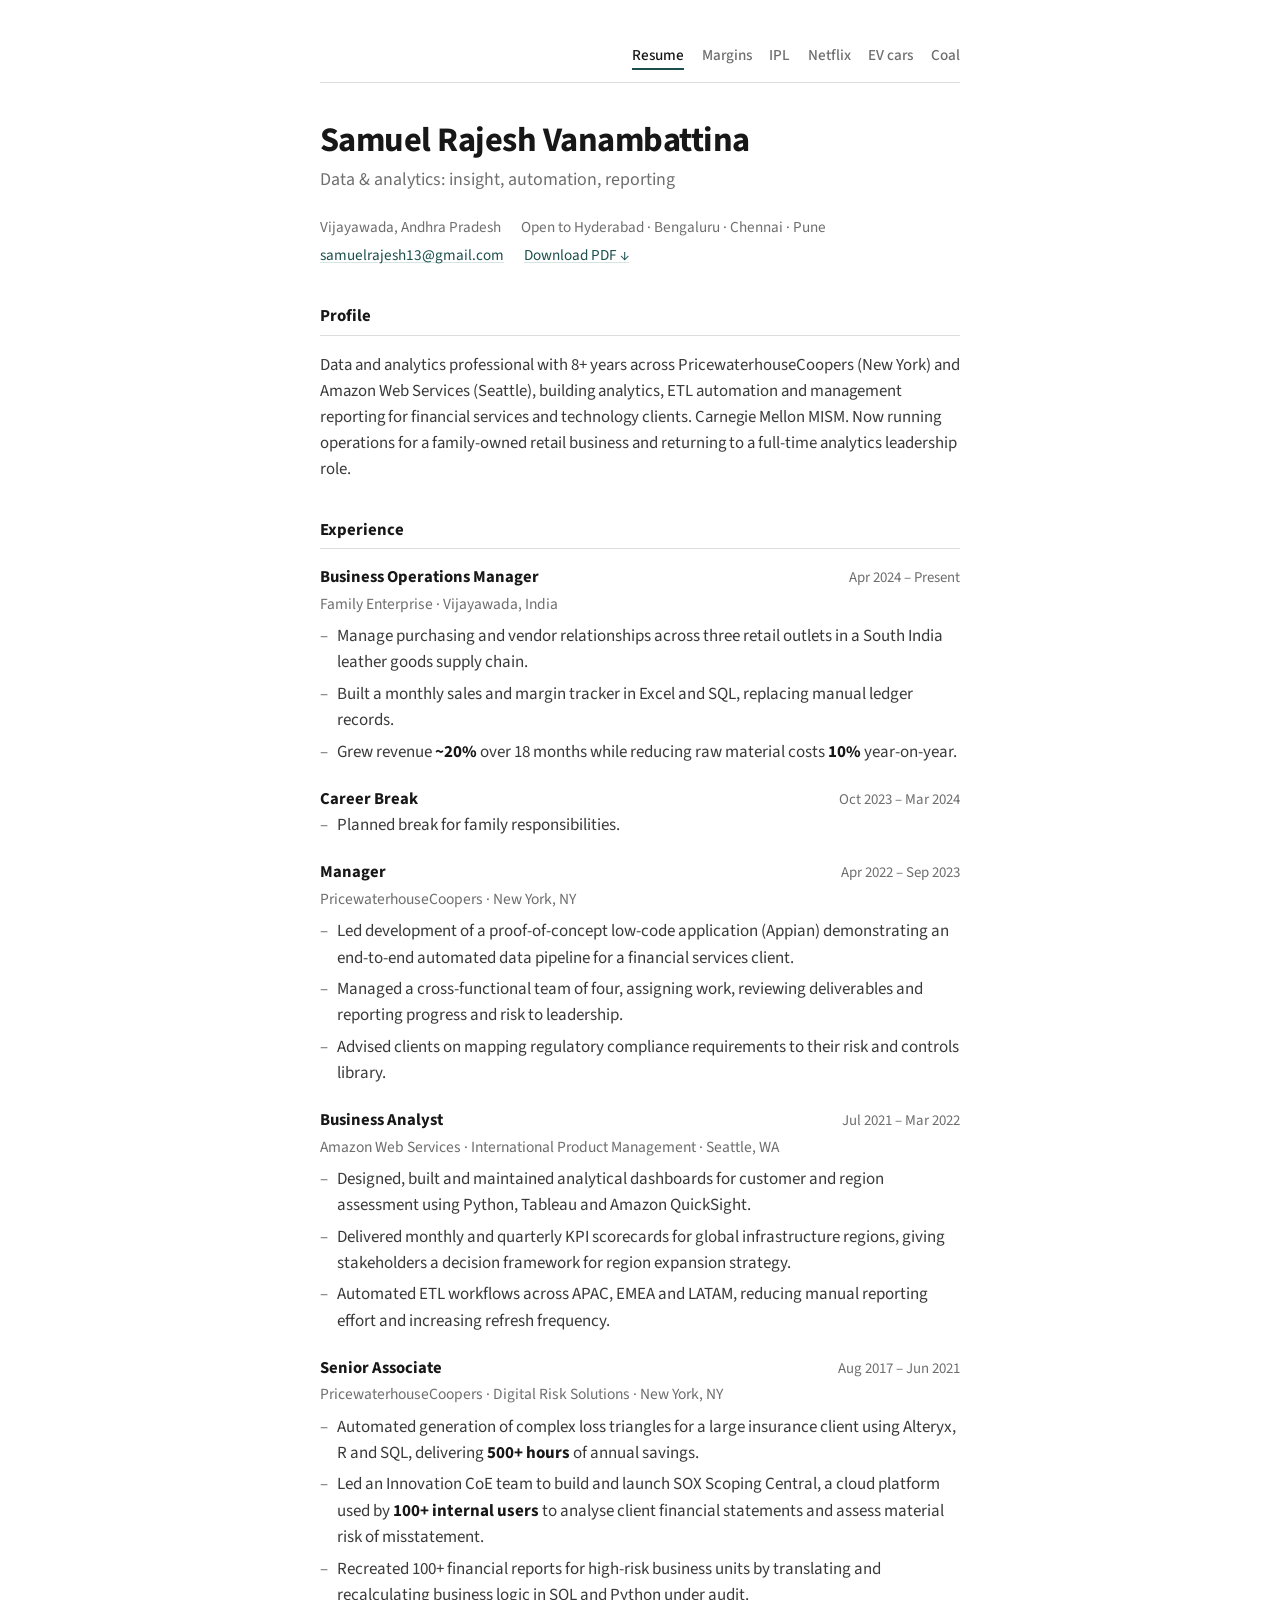
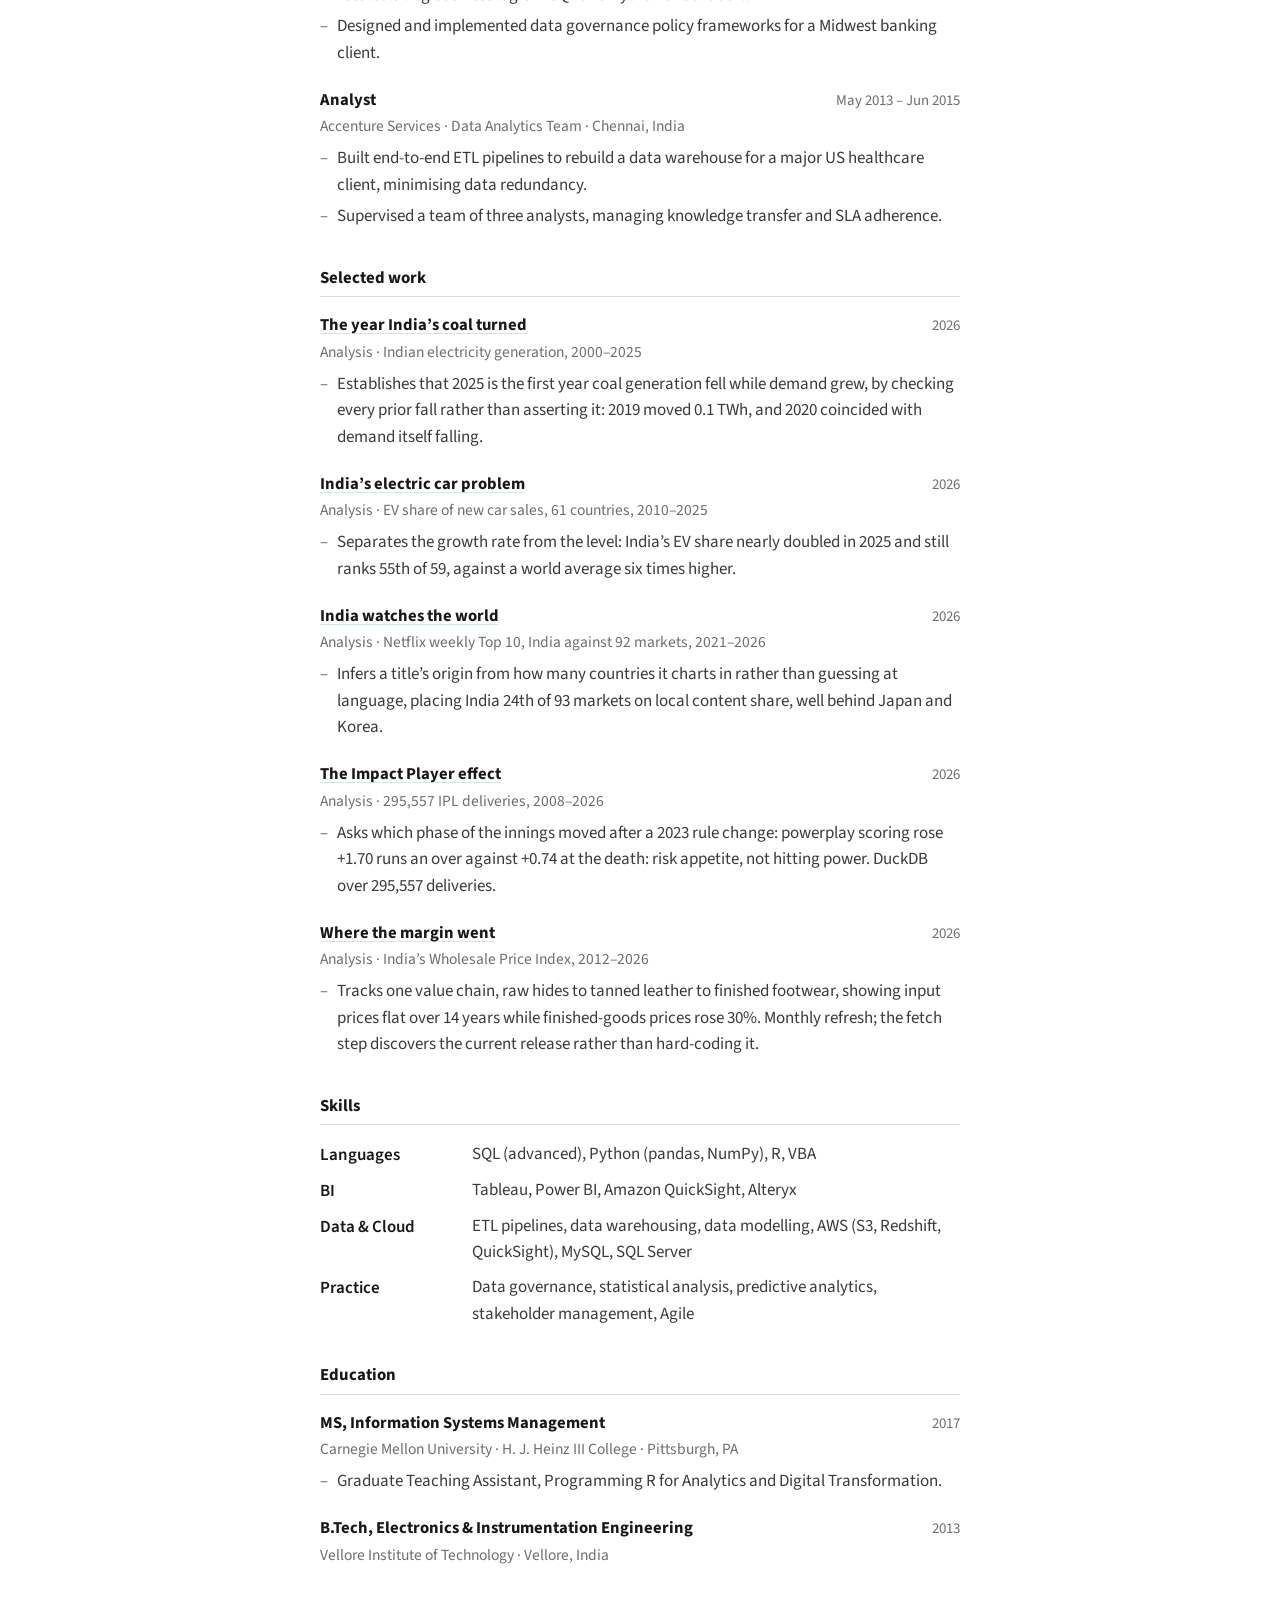
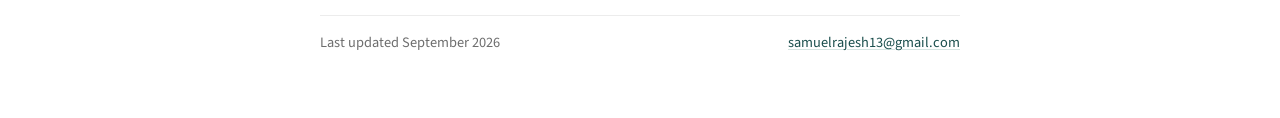
<file: index.html>
<!doctype html>
<html lang="en">
<head>
<meta charset="utf-8">
<meta name="viewport" content="width=device-width,initial-scale=1">
<title>Samuel Rajesh Vanambattina: Data &amp; Analytics</title>
<meta name="description" content="Data and analytics professional with 8+ years across PricewaterhouseCoopers (New York) and Amazon Web Services (Seattle). Carnegie Mellon MISM.">
<link rel="icon" href="data:image/svg+xml,<svg xmlns='http://www.w3.org/2000/svg' viewBox='0 0 100 100'><rect width='100' height='100' rx='20' fill='%231f3864'/><text x='50' y='73' font-size='58' font-family='Georgia,serif' fill='%23fff' text-anchor='middle'>S</text></svg>">
<link rel="stylesheet" href="assets/site.css?v=a720eb83">
</head>
<body>
<main class="sheet">

<!--NAV--><nav class="nav is-home" aria-label="Site">
  <a class="nav-mark" href="./">Samuel Vanambattina</a>
  <ul class="nav-tabs">
    <li><a href="./" aria-current="page">Resume</a></li>
    <li><a href="retail-margins/">Margins</a></li>
    <li><a href="ipl-impact/">IPL</a></li>
    <li><a href="ott-india/">Netflix</a></li>
    <li><a href="ev-india/">EV cars</a></li>
    <li><a href="grid-india/">Coal</a></li>
  </ul>
</nav><!--/NAV-->

  <header class="masthead">
    <h1>Samuel Rajesh Vanambattina</h1>
    <p class="tagline">Data &amp; analytics: insight, automation, reporting</p>
    <div class="contact">
      <span>Vijayawada, Andhra Pradesh</span>
      <span>Open to Hyderabad · Bengaluru · Chennai · Pune</span>
      <a href="mailto:samuelrajesh13@gmail.com">samuelrajesh13@gmail.com</a>
      <a class="no-print" href="resume.pdf">Download PDF ↓</a>
    </div>
  </header>

  <section class="sect">
    <h2>Profile</h2>
    <p class="lede">Data and analytics professional with 8+ years across PricewaterhouseCoopers (New York) and Amazon Web Services (Seattle), building analytics, ETL automation and management reporting for financial services and technology clients. Carnegie Mellon MISM. Now running operations for a family-owned retail business and returning to a full-time analytics leadership role.</p>
  </section>

  <section class="sect">
    <h2>Experience</h2>

    <article class="entry">
      <div class="entry-head">
          <h3 class="title">Business Operations Manager</h3>
          <span class="when">Apr 2024 – Present</span>
        </div>
        <div>
        <p class="org">Family Enterprise · Vijayawada, India</p>
        <ul>
          <li>Manage purchasing and vendor relationships across three retail outlets in a South India leather goods supply chain.</li>
          <li>Built a monthly sales and margin tracker in Excel and SQL, replacing manual ledger records.</li>
          <li>Grew revenue <strong>~20%</strong> over 18 months while reducing raw material costs <strong>10%</strong> year-on-year.</li>
        </ul>
      </div>
    </article>

    <article class="entry">
      <div class="entry-head">
          <h3 class="title">Career Break</h3>
          <span class="when">Oct 2023 – Mar 2024</span>
        </div>
        <div>
        <ul><li>Planned break for family responsibilities.</li></ul>
      </div>
    </article>

    <article class="entry">
      <div class="entry-head">
          <h3 class="title">Manager</h3>
          <span class="when">Apr 2022 – Sep 2023</span>
        </div>
        <div>
        <p class="org">PricewaterhouseCoopers · New York, NY</p>
        <ul>
          <li>Led development of a proof-of-concept low-code application (Appian) demonstrating an end-to-end automated data pipeline for a financial services client.</li>
          <li>Managed a cross-functional team of four, assigning work, reviewing deliverables and reporting progress and risk to leadership.</li>
          <li>Advised clients on mapping regulatory compliance requirements to their risk and controls library.</li>
        </ul>
      </div>
    </article>

    <article class="entry">
      <div class="entry-head">
          <h3 class="title">Business Analyst</h3>
          <span class="when">Jul 2021 – Mar 2022</span>
        </div>
        <div>
        <p class="org">Amazon Web Services · International Product Management · Seattle, WA</p>
        <ul>
          <li>Designed, built and maintained analytical dashboards for customer and region assessment using Python, Tableau and Amazon QuickSight.</li>
          <li>Delivered monthly and quarterly KPI scorecards for global infrastructure regions, giving stakeholders a decision framework for region expansion strategy.</li>
          <li>Automated ETL workflows across APAC, EMEA and LATAM, reducing manual reporting effort and increasing refresh frequency.</li>
        </ul>
      </div>
    </article>

    <article class="entry">
      <div class="entry-head">
          <h3 class="title">Senior Associate</h3>
          <span class="when">Aug 2017 – Jun 2021</span>
        </div>
        <div>
        <p class="org">PricewaterhouseCoopers · Digital Risk Solutions · New York, NY</p>
        <ul>
          <li>Automated generation of complex loss triangles for a large insurance client using Alteryx, R and SQL, delivering <strong>500+ hours</strong> of annual savings.</li>
          <li>Led an Innovation CoE team to build and launch SOX Scoping Central, a cloud platform used by <strong>100+ internal users</strong> to analyse client financial statements and assess material risk of misstatement.</li>
          <li>Recreated 100+ financial reports for high-risk business units by translating and recalculating business logic in SQL and Python under audit.</li>
          <li>Designed and implemented data governance policy frameworks for a Midwest banking client.</li>
        </ul>
      </div>
    </article>

    <article class="entry">
      <div class="entry-head">
          <h3 class="title">Analyst</h3>
          <span class="when">May 2013 – Jun 2015</span>
        </div>
        <div>
        <p class="org">Accenture Services · Data Analytics Team · Chennai, India</p>
        <ul>
          <li>Built end-to-end ETL pipelines to rebuild a data warehouse for a major US healthcare client, minimising data redundancy.</li>
          <li>Supervised a team of three analysts, managing knowledge transfer and SLA adherence.</li>
        </ul>
      </div>
    </article>
  </section>

  <section class="sect">
    <h2>Selected work</h2>
    <article class="entry">
      <div class="entry-head">
          <h3 class="title"><a href="grid-india/">The year India&rsquo;s coal turned</a></h3>
          <span class="when">2026</span>
        </div>
        <div>
        <p class="org">Analysis &middot; Indian electricity generation, 2000&ndash;2025</p>
        <ul>
          <li>Establishes that 2025 is the first year coal generation fell while demand grew, by checking every prior fall rather than asserting it: 2019 moved 0.1 TWh, and 2020 coincided with demand itself falling.</li>
        </ul>
      </div>
    </article>

    <article class="entry">
      <div class="entry-head">
          <h3 class="title"><a href="ev-india/">India&rsquo;s electric car problem</a></h3>
          <span class="when">2026</span>
        </div>
        <div>
        <p class="org">Analysis &middot; EV share of new car sales, 61 countries, 2010&ndash;2025</p>
        <ul>
          <li>Separates the growth rate from the level: India&rsquo;s EV share nearly doubled in 2025 and still ranks 55th of 59, against a world average six times higher.</li>
        </ul>
      </div>
    </article>

    <article class="entry">
      <div class="entry-head">
          <h3 class="title"><a href="ott-india/">India watches the world</a></h3>
          <span class="when">2026</span>
        </div>
        <div>
        <p class="org">Analysis &middot; Netflix weekly Top 10, India against 92 markets, 2021&ndash;2026</p>
        <ul>
          <li>Infers a title&rsquo;s origin from how many countries it charts in rather than guessing at language, placing India 24th of 93 markets on local content share, well behind Japan and Korea.</li>
        </ul>
      </div>
    </article>

    <article class="entry">
      <div class="entry-head">
          <h3 class="title"><a href="ipl-impact/">The Impact Player effect</a></h3>
          <span class="when">2026</span>
        </div>
        <div>
        <p class="org">Analysis &middot; 295,557 IPL deliveries, 2008&ndash;2026</p>
        <ul>
          <li>Asks which phase of the innings moved after a 2023 rule change: powerplay scoring rose +1.70 runs an over against +0.74 at the death: risk appetite, not hitting power. DuckDB over 295,557 deliveries.</li>
        </ul>
      </div>
    </article>

    <article class="entry">
      <div class="entry-head">
          <h3 class="title"><a class="work" href="retail-margins/">Where the margin went</a></h3>
          <span class="when">2026</span>
        </div>
        <div>
        <p class="org">Analysis &middot; India&rsquo;s Wholesale Price Index, 2012&ndash;2026</p>
        <ul>
          <li>Tracks one value chain, raw hides to tanned leather to finished footwear, showing input prices flat over 14 years while finished-goods prices rose 30%. Monthly refresh; the fetch step discovers the current release rather than hard-coding it.</li>
        </ul>
      </div>
    </article>
  </section>

  <section class="sect">
    <h2>Skills</h2>
    <dl class="skills">
      <div class="skill"><dt>Languages</dt><dd>SQL (advanced), Python (pandas, NumPy), R, VBA</dd></div>
      <div class="skill"><dt>BI</dt><dd>Tableau, Power BI, Amazon QuickSight, Alteryx</dd></div>
      <div class="skill"><dt>Data &amp; Cloud</dt><dd>ETL pipelines, data warehousing, data modelling, AWS (S3, Redshift, QuickSight), MySQL, SQL Server</dd></div>
      <div class="skill"><dt>Practice</dt><dd>Data governance, statistical analysis, predictive analytics, stakeholder management, Agile</dd></div>
    </dl>
  </section>

  <section class="sect">
    <h2>Education</h2>
    <article class="entry">
      <div class="entry-head">
          <h3 class="title">MS, Information Systems Management</h3>
          <span class="when">2017</span>
        </div>
        <div>
        <p class="org">Carnegie Mellon University · H. J. Heinz III College · Pittsburgh, PA</p>
        <ul><li>Graduate Teaching Assistant, Programming R for Analytics and Digital Transformation.</li></ul>
      </div>
    </article>
    <article class="entry">
      <div class="entry-head">
          <h3 class="title">B.Tech, Electronics &amp; Instrumentation Engineering</h3>
          <span class="when">2013</span>
        </div>
        <div>
        <p class="org">Vellore Institute of Technology · Vellore, India</p>
      </div>
    </article>
  </section>

  <footer class="colophon">
    <span>Last updated September 2026</span>
    <span><a href="mailto:samuelrajesh13@gmail.com">samuelrajesh13@gmail.com</a></span>
  </footer>

</main>
</body>
</html>
</file>
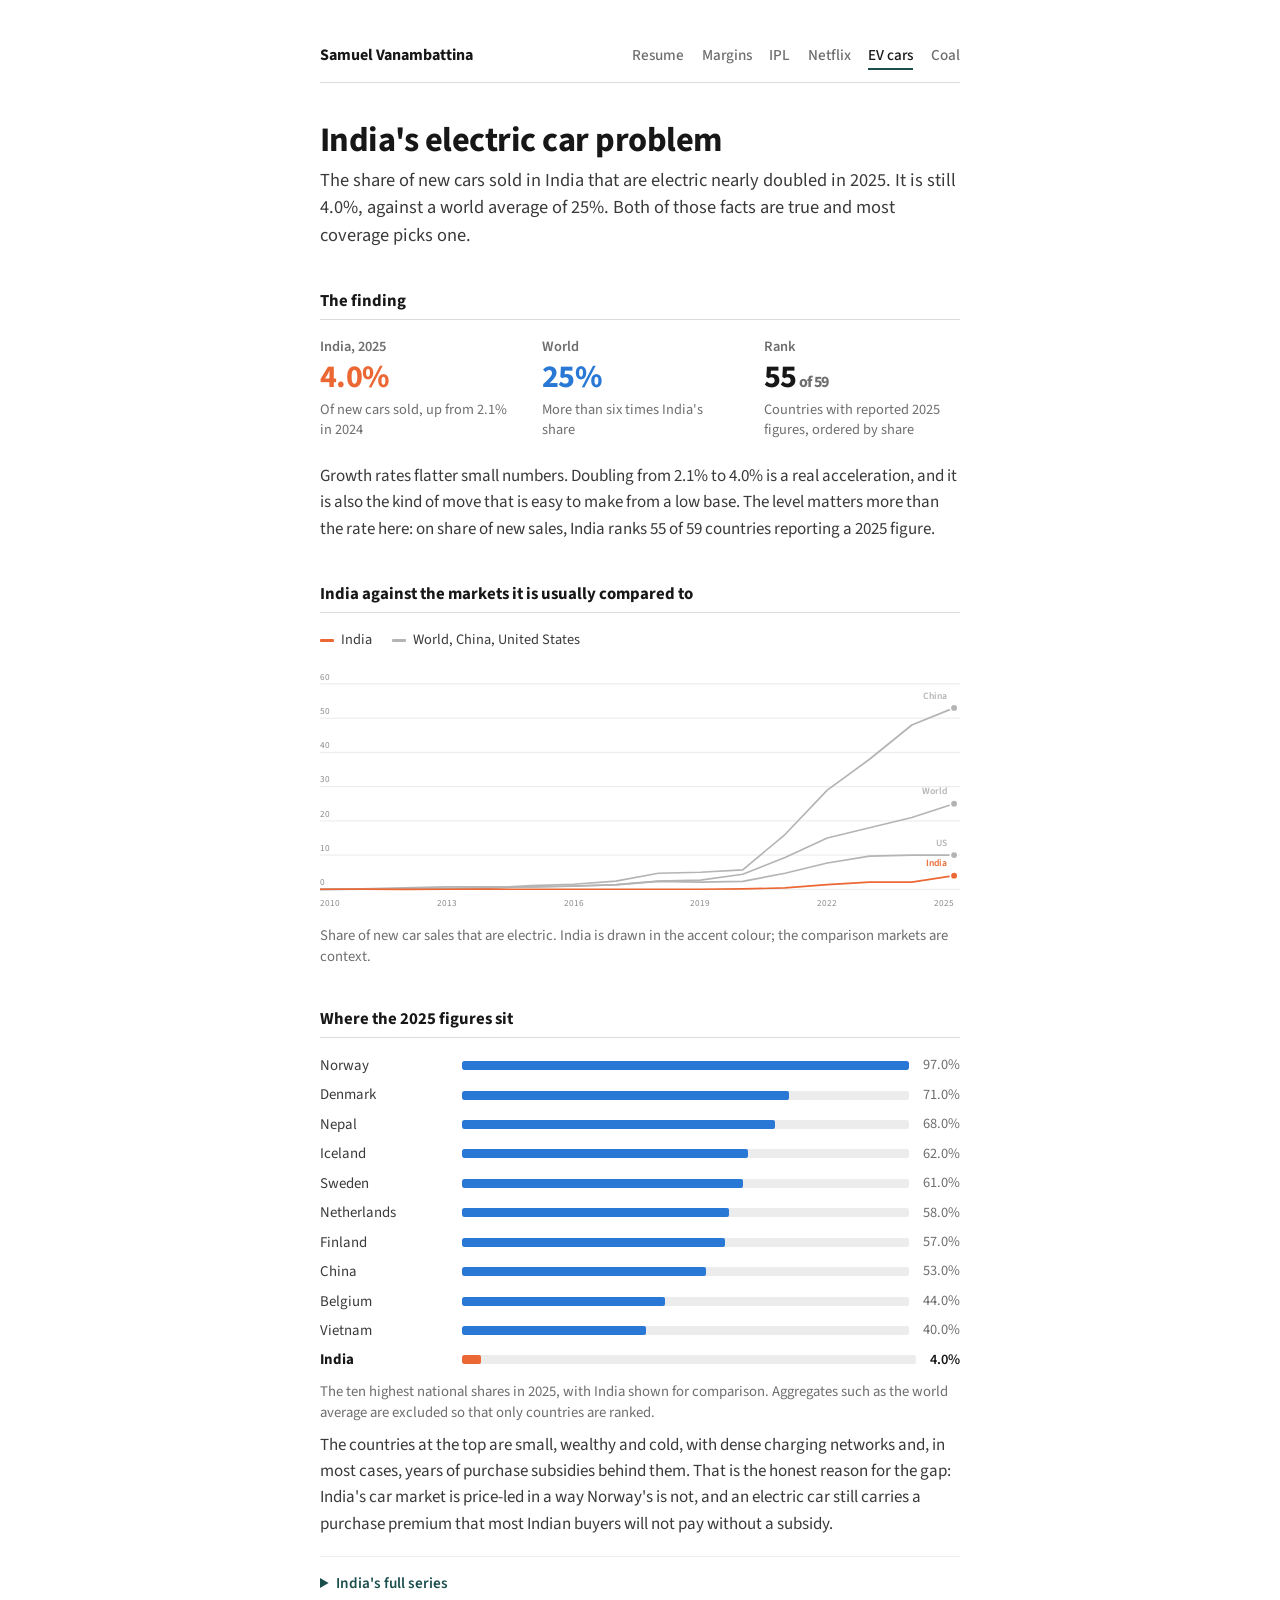
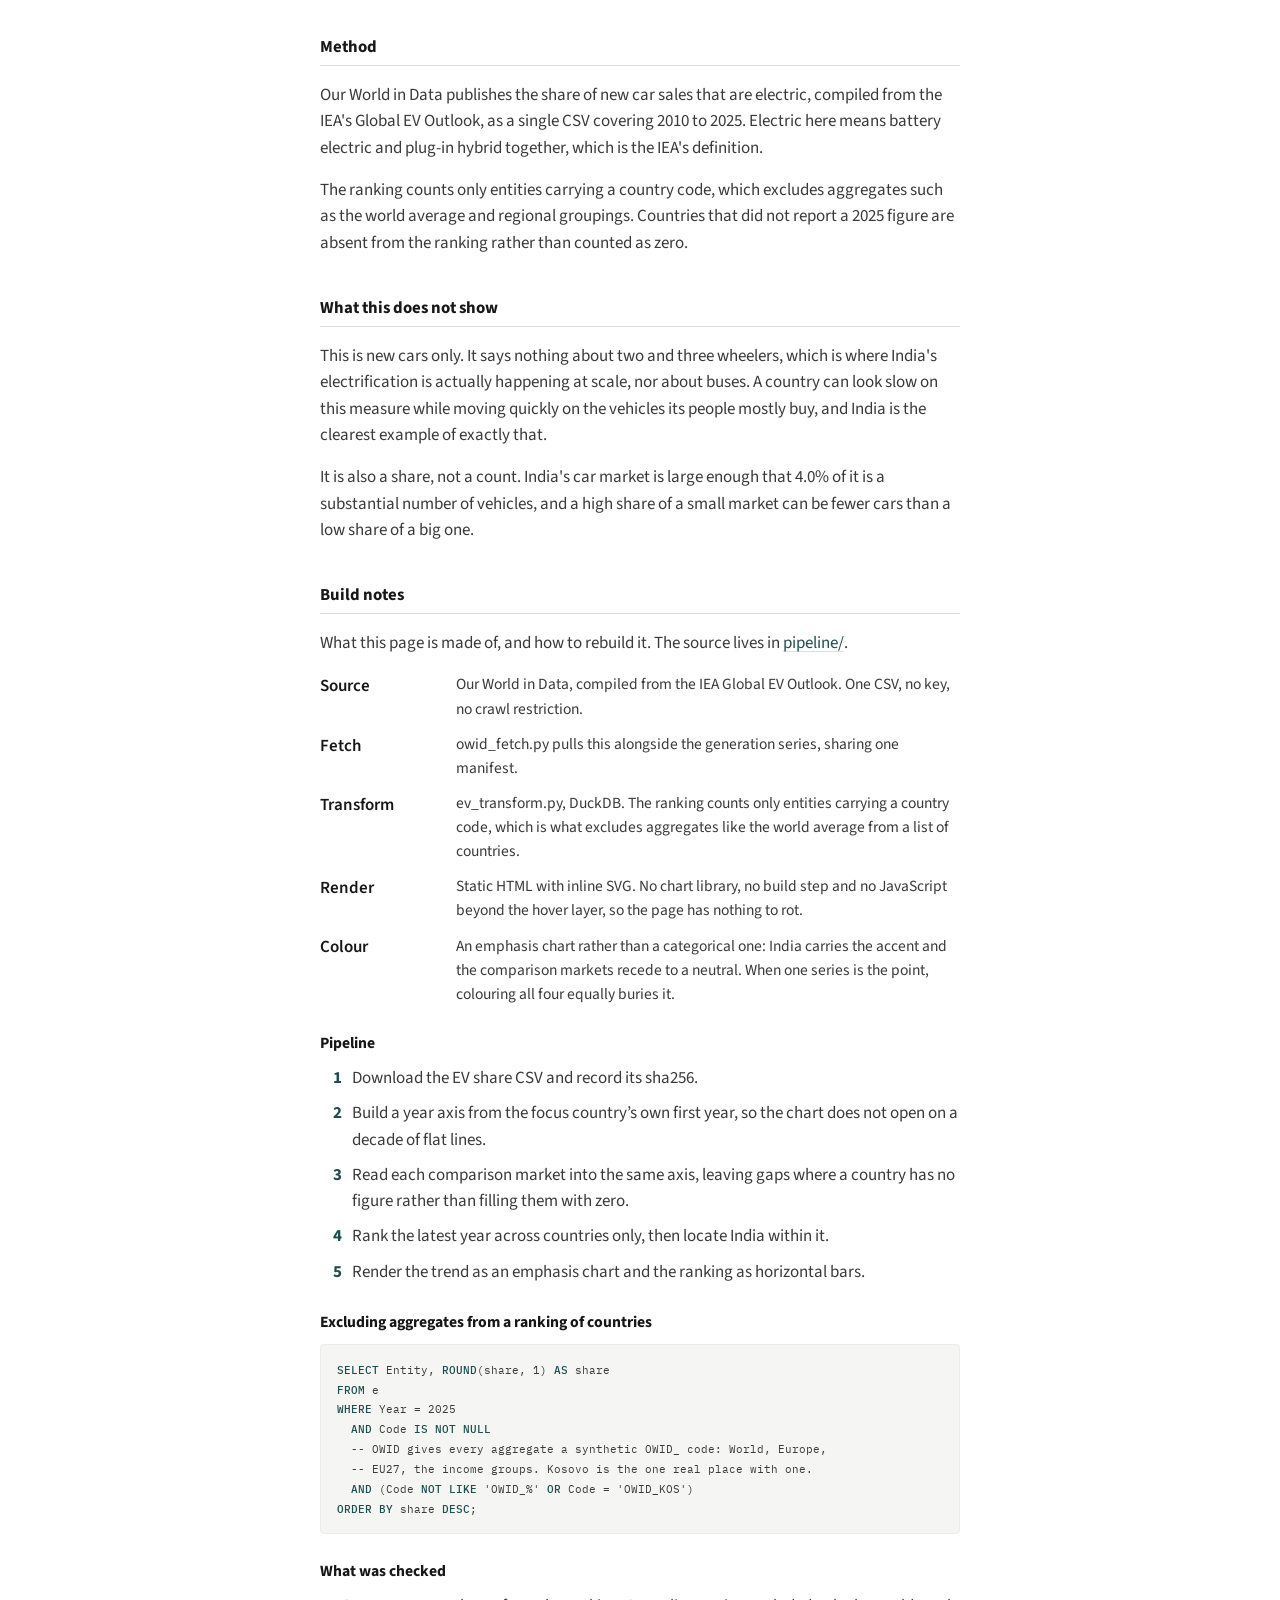
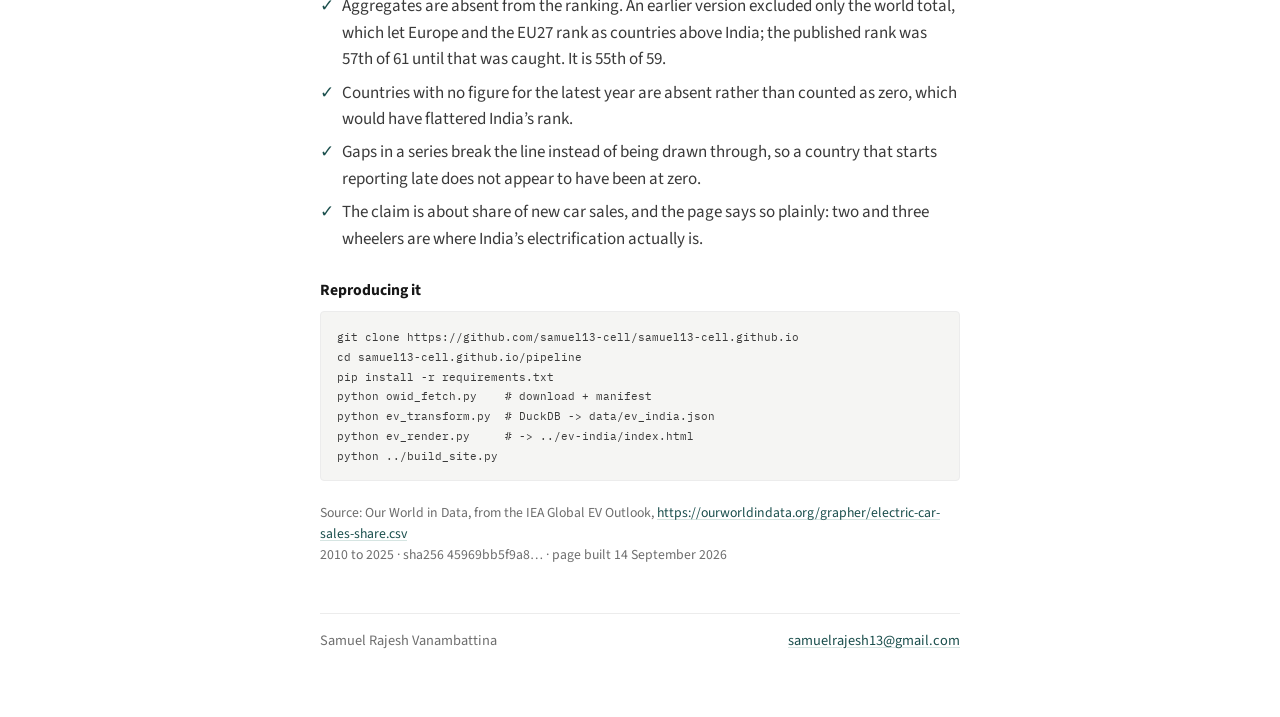
<file: ev-india/index.html>
<!doctype html>
<html lang="en">
<head>
<meta charset="utf-8">
<meta name="viewport" content="width=device-width,initial-scale=1">
<title>India's electric car problem</title>
<meta name="description" content="India's share of new cars sold that are electric doubled in 2025, to 4 percent. The world average is 25 percent. What the gap actually looks like.">
<link rel="icon" href="data:image/svg+xml,<svg xmlns='http://www.w3.org/2000/svg' viewBox='0 0 100 100'><rect width='100' height='100' rx='20' fill='%231f3864'/><text x='50' y='73' font-size='58' font-family='Georgia,serif' fill='%23fff' text-anchor='middle'>S</text></svg>">
<link rel="stylesheet" href="../assets/site.css?v=a720eb83">
</head>
<body>
<main class="sheet">

<!--NAV--><nav class="nav" aria-label="Site">
  <a class="nav-mark" href="../">Samuel Vanambattina</a>
  <ul class="nav-tabs">
    <li><a href="../">Resume</a></li>
    <li><a href="../retail-margins/">Margins</a></li>
    <li><a href="../ipl-impact/">IPL</a></li>
    <li><a href="../ott-india/">Netflix</a></li>
    <li><a href="../ev-india/" aria-current="page">EV cars</a></li>
    <li><a href="../grid-india/">Coal</a></li>
  </ul>
</nav><!--/NAV-->

<h1>India's electric car problem</h1>
<p class="standfirst">The share of new cars sold in India that are electric nearly doubled in
2025. It is still 4.0%, against a world average of 25%. Both of those
facts are true and most coverage picks one.</p>

<h2>The finding</h2>
<dl class="kpis">
  <div class="kpi"><dt>India, 2025</dt><dd>
    <span class="fig up">4.0%</span>
    <span class="note">Of new cars sold, up from 2.1% in 2024</span></dd></div>
  <div class="kpi"><dt>World</dt><dd>
    <span class="fig flat">25%</span>
    <span class="note">More than six times India's share</span></dd></div>
  <div class="kpi"><dt>Rank</dt><dd>
    <span class="fig">55<span style="font-size:1rem;color:var(--muted)"> of 59</span></span>
    <span class="note">Countries with reported 2025 figures, ordered by share</span></dd></div>
</dl>

<p>Growth rates flatter small numbers. Doubling from 2.1% to 4.0% is a real
acceleration, and it is also the kind of move that is easy to make from a low base. The level
matters more than the rate here: on share of new sales, India ranks 55 of 59 countries
reporting a 2025 figure.</p>

<h2>India against the markets it is usually compared to</h2>
<figure>
  <ul class="legend">
    <li><span class="swatch" style="background:var(--c-output)"></span>India</li>
    <li><span class="swatch" style="background:var(--c-ctx)"></span>World, China, United States</li>
  </ul>
  <div class="chartwrap" id="w1">
    <svg viewBox="0 0 760 300" role="img" aria-label="Share of new cars that are electric, 2010 to 2025. China and the world average rise steeply from 2020. India's line stays close to the bottom of the chart throughout.">
    <line class="grid" x1="0" y1="270.0" x2="760" y2="270.0"/>
    <text class="ax" x="0" y="265.0" text-anchor="start">0</text>
    <line class="grid" x1="0" y1="229.3" x2="760" y2="229.3"/>
    <text class="ax" x="0" y="224.3" text-anchor="start">10</text>
    <line class="grid" x1="0" y1="188.7" x2="760" y2="188.7"/>
    <text class="ax" x="0" y="183.7" text-anchor="start">20</text>
    <line class="grid" x1="0" y1="148.0" x2="760" y2="148.0"/>
    <text class="ax" x="0" y="143.0" text-anchor="start">30</text>
    <line class="grid" x1="0" y1="107.3" x2="760" y2="107.3"/>
    <text class="ax" x="0" y="102.3" text-anchor="start">40</text>
    <line class="grid" x1="0" y1="66.7" x2="760" y2="66.7"/>
    <text class="ax" x="0" y="61.7" text-anchor="start">50</text>
    <line class="grid" x1="0" y1="26.0" x2="760" y2="26.0"/>
    <text class="ax" x="0" y="21.0" text-anchor="start">60</text>
    <text class="ax" x="0.0" y="290" text-anchor="start">2010</text>
    <text class="ax" x="150.6" y="290" text-anchor="middle">2013</text>
    <text class="ax" x="301.2" y="290" text-anchor="middle">2016</text>
    <text class="ax" x="451.8" y="290" text-anchor="middle">2019</text>
    <text class="ax" x="602.4" y="290" text-anchor="middle">2022</text>
    <text class="ax" x="753.0" y="290" text-anchor="end">2025</text>
    <path class="ln" fill="none" stroke="var(--c-ctx)" d="M0.0,270.0 L50.2,269.7 L100.4,269.3 L150.6,268.8 L200.8,268.2 L251.0,267.2 L301.2,266.1 L351.4,264.3 L401.6,260.2 L451.8,259.0 L502.0,252.1 L552.2,232.2 L602.4,209.0 L652.6,196.8 L702.8,184.6 L753.0,168.3"/>
    <circle class="dot" cx="753.0" cy="168.3" r="4.5" fill="var(--c-ctx)"/>
    <text class="dl" x="745.0" y="157.3" text-anchor="end" fill="var(--c-ctx)">World</text>
    <path class="ln" fill="none" stroke="var(--c-ctx)" d="M0.0,270.0 L50.2,269.9 L100.4,269.7 L150.6,269.6 L200.8,268.3 L251.0,265.5 L301.2,263.9 L351.4,260.2 L401.6,250.9 L451.8,249.7 L502.0,246.8 L552.2,204.9 L602.4,152.1 L652.6,115.5 L702.8,74.8 L753.0,54.5"/>
    <circle class="dot" cx="753.0" cy="54.5" r="4.5" fill="var(--c-ctx)"/>
    <text class="dl" x="745.0" y="43.5" text-anchor="end" fill="var(--c-ctx)">China</text>
    <path class="ln" fill="none" stroke="var(--c-ctx)" d="M0.0,270.0 L50.2,269.4 L100.4,268.3 L150.6,267.1 L200.8,266.9 L251.0,267.2 L301.2,266.0 L351.4,264.7 L401.6,260.6 L451.8,261.5 L502.0,260.6 L552.2,250.9 L602.4,238.7 L652.6,230.6 L702.8,229.3 L753.0,229.3"/>
    <circle class="dot" cx="753.0" cy="229.3" r="4.5" fill="var(--c-ctx)"/>
    <text class="dl" x="745.0" y="218.3" text-anchor="end" fill="var(--c-ctx)">US</text>
    <path class="ln" fill="none" stroke="var(--c-output)" d="M0.0,269.9 L50.2,269.8 L100.4,270.0 L150.6,269.9 L200.8,269.8 L251.0,269.9 L301.2,269.9 L351.4,269.9 L401.6,269.9 L451.8,269.9 L502.0,269.5 L552.2,268.3 L602.4,264.3 L652.6,261.5 L702.8,261.5 L753.0,253.7"/>
    <circle class="dot" cx="753.0" cy="253.7" r="4.5" fill="var(--c-output)"/>
    <text class="dl" x="745.0" y="242.7" text-anchor="end" fill="var(--c-output)">India</text>
    <line class="cross" x1="0" y1="26" x2="0" y2="270" style="opacity:0"/>
    </svg>
    <div class="tip" id="t1"></div>
  </div>
  <figcaption>Share of new car sales that are electric. India is drawn in the accent colour; the
  comparison markets are context.</figcaption>
</figure>

<h2>Where the 2025 figures sit</h2>
<figure>
  <div>
    <div class="hbar"><span class="nm">Norway</span><span class="track"><span class="fill" style="width:100.0%"></span></span><span class="v">97.0%</span></div>
    <div class="hbar"><span class="nm">Denmark</span><span class="track"><span class="fill" style="width:73.2%"></span></span><span class="v">71.0%</span></div>
    <div class="hbar"><span class="nm">Nepal</span><span class="track"><span class="fill" style="width:70.1%"></span></span><span class="v">68.0%</span></div>
    <div class="hbar"><span class="nm">Iceland</span><span class="track"><span class="fill" style="width:63.9%"></span></span><span class="v">62.0%</span></div>
    <div class="hbar"><span class="nm">Sweden</span><span class="track"><span class="fill" style="width:62.9%"></span></span><span class="v">61.0%</span></div>
    <div class="hbar"><span class="nm">Netherlands</span><span class="track"><span class="fill" style="width:59.8%"></span></span><span class="v">58.0%</span></div>
    <div class="hbar"><span class="nm">Finland</span><span class="track"><span class="fill" style="width:58.8%"></span></span><span class="v">57.0%</span></div>
    <div class="hbar"><span class="nm">China</span><span class="track"><span class="fill" style="width:54.6%"></span></span><span class="v">53.0%</span></div>
    <div class="hbar"><span class="nm">Belgium</span><span class="track"><span class="fill" style="width:45.4%"></span></span><span class="v">44.0%</span></div>
    <div class="hbar"><span class="nm">Vietnam</span><span class="track"><span class="fill" style="width:41.2%"></span></span><span class="v">40.0%</span></div>
    <div class="hbar me"><span class="nm">India</span><span class="track"><span class="fill" style="width:4.1%"></span></span><span class="v">4.0%</span></div>
  </div>
  <figcaption>The ten highest national shares in 2025, with India shown for comparison.
  Aggregates such as the world average are excluded so that only countries are ranked.</figcaption>
</figure>

<p>The countries at the top are small, wealthy and cold, with dense charging networks and, in
most cases, years of purchase subsidies behind them. That is the honest reason for the gap:
India's car market is price-led in a way Norway's is not, and an electric car still carries a
purchase premium that most Indian buyers will not pay without a subsidy.</p>

<details>
  <summary>India's full series</summary>
  <div class="tablewrap">
    <table>
      <thead><tr><th scope="col">Year</th><th scope="col">India</th>
        <th scope="col">World</th><th scope="col">China</th></tr></thead>
      <tbody id="tb"></tbody>
    </table>
  </div>
</details>

<h2>Method</h2>
<p>Our World in Data publishes the share of new car sales that are electric, compiled from the
IEA's Global EV Outlook, as a single CSV covering 2010 to 2025. Electric here means
battery electric and plug-in hybrid together, which is the IEA's definition.</p>
<p>The ranking counts only entities carrying a country code, which excludes aggregates such as
the world average and regional groupings. Countries that did not report a 2025 figure are
absent from the ranking rather than counted as zero.</p>

<h2>What this does not show</h2>
<p>This is new cars only. It says nothing about two and three wheelers, which is where India's
electrification is actually happening at scale, nor about buses. A country can look slow on this
measure while moving quickly on the vehicles its people mostly buy, and India is the clearest
example of exactly that.</p>
<p>It is also a share, not a count. India's car market is large enough that 4.0% of it
is a substantial number of vehicles, and a high share of a small market can be fewer cars than a
low share of a big one.</p>

<h2>Build notes</h2>
<p>What this page is made of, and how to rebuild it. The source lives in
<a href="https://github.com/samuel13-cell/samuel13-cell.github.io/tree/main/pipeline/">pipeline/</a>.</p>

<dl class="stack">
    <dt>Source</dt><dd>Our World in Data, compiled from the IEA Global EV Outlook. One CSV, no key, no crawl restriction.</dd>
    <dt>Fetch</dt><dd>owid_fetch.py pulls this alongside the generation series, sharing one manifest.</dd>
    <dt>Transform</dt><dd>ev_transform.py, DuckDB. The ranking counts only entities carrying a country code, which is what excludes aggregates like the world average from a list of countries.</dd>
    <dt>Render</dt><dd>Static HTML with inline SVG. No chart library, no build step and no JavaScript beyond the hover layer, so the page has nothing to rot.</dd>
    <dt>Colour</dt><dd>An emphasis chart rather than a categorical one: India carries the accent and the comparison markets recede to a neutral. When one series is the point, colouring all four equally buries it.</dd>
</dl>

<h3 class="sub">Pipeline</h3>
<ol class="steps">
    <li>Download the EV share CSV and record its sha256.</li>
    <li>Build a year axis from the focus country’s own first year, so the chart does not open on a decade of flat lines.</li>
    <li>Read each comparison market into the same axis, leaving gaps where a country has no figure rather than filling them with zero.</li>
    <li>Rank the latest year across countries only, then locate India within it.</li>
    <li>Render the trend as an emphasis chart and the ranking as horizontal bars.</li>
</ol>

<h3 class="sub">Excluding aggregates from a ranking of countries</h3>
<pre><code><b>SELECT</b> Entity, <b>ROUND</b>(share, 1) <b>AS</b> share
<b>FROM</b> e
<b>WHERE</b> Year = 2025
  <b>AND</b> Code <b>IS NOT NULL</b>
  -- OWID gives every aggregate a synthetic OWID_ code: World, Europe,
  -- EU27, the income groups. Kosovo is the one real place with one.
  <b>AND</b> (Code <b>NOT LIKE</b> 'OWID_%' <b>OR</b> Code = 'OWID_KOS')
<b>ORDER BY</b> share <b>DESC</b>;</code></pre>

<h3 class="sub">What was checked</h3>
<ul class="checks">
    <li>Aggregates are absent from the ranking. An earlier version excluded only the world total, which let Europe and the EU27 rank as countries above India; the published rank was 57th of 61 until that was caught. It is 55th of 59.</li>
    <li>Countries with no figure for the latest year are absent rather than counted as zero, which would have flattered India’s rank.</li>
    <li>Gaps in a series break the line instead of being drawn through, so a country that starts reporting late does not appear to have been at zero.</li>
    <li>The claim is about share of new car sales, and the page says so plainly: two and three wheelers are where India’s electrification actually is.</li>
</ul>

<h3 class="sub">Reproducing it</h3>
<pre><code>git clone https://github.com/samuel13-cell/samuel13-cell.github.io
cd samuel13-cell.github.io/pipeline
pip install -r requirements.txt
python owid_fetch.py    # download + manifest
python ev_transform.py  # DuckDB -&gt; data/ev_india.json
python ev_render.py     # -&gt; ../ev-india/index.html
python ../build_site.py</code></pre>

<div class="prov">
  Source: Our World in Data, from the IEA Global EV Outlook,
  <a href="https://ourworldindata.org/grapher/electric-car-sales-share.csv">https://ourworldindata.org/grapher/electric-car-sales-share.csv</a><br>
  2010 to 2025 &middot; sha256 45969bb5f9a8&hellip; &middot; page built 14 September 2026
</div>

<footer class="colophon">
  <span>Samuel Rajesh Vanambattina</span>
  <span><a href="mailto:samuelrajesh13@gmail.com">samuelrajesh13@gmail.com</a></span>
</footer>

</main>

<script>
const ROWS = [["2010", "0.02", "0.01", "0.01"], ["2011", "0.06", "0.07", "0.03"], ["2012", "0.01", "0.17", "0.07"], ["2013", "0.02", "0.29", "0.10"], ["2014", "0.04", "0.44", "0.41"], ["2015", "0.02", "0.68", "1.10"], ["2016", "0.03", "0.95", "1.50"], ["2017", "0.03", "1.40", "2.40"], ["2018", "0.03", "2.40", "4.70"], ["2019", "0.02", "2.70", "5.00"], ["2020", "0.12", "4.40", "5.70"], ["2021", "0.41", "9.30", "16.00"], ["2022", "1.40", "15.00", "29.00"], ["2023", "2.10", "18.00", "38.00"], ["2024", "2.10", "21.00", "48.00"], ["2025", "4.00", "25.00", "53.00"]];
const PAD = {l:0, r:7, t:26, b:30}, W = 760;

const tb = document.getElementById('tb');
const frag = document.createDocumentFragment();
for (let i = ROWS.length - 1; i >= 0; i--) {
  const tr = document.createElement('tr');
  ROWS[i].forEach(v => { const td=document.createElement('td'); td.textContent=v; tr.appendChild(td); });
  frag.appendChild(tr);
}
tb.appendChild(frag);

(function wire() {
  const svg = document.querySelector('#w1 svg');
  const tip = document.getElementById('t1');
  const cross = svg.querySelector('.cross');
  const iw = W - PAD.l - PAD.r;
  const COLS = [{i:1, label:'India', v:'--c-output'},
                {i:2, label:'World', v:'--c-ctx'},
                {i:3, label:'China', v:'--c-ctx'}];

  function at(ev) {
    const r = svg.getBoundingClientRect();
    const px = ((ev.clientX - r.left) / r.width) * W;
    let i = Math.round(((px - PAD.l) / iw) * (ROWS.length - 1));
    i = Math.max(0, Math.min(ROWS.length - 1, i));
    const x = PAD.l + iw * i / (ROWS.length - 1);
    cross.setAttribute('x1', x); cross.setAttribute('x2', x);
    cross.style.opacity = '.45';

    tip.textContent = '';
    const m = document.createElement('div');
    m.className = 'm'; m.textContent = ROWS[i][0];
    tip.appendChild(m);
    COLS.forEach(c => {
      const row = document.createElement('div'); row.className = 'row';
      const k = document.createElement('span');
      k.className='k'; k.style.background = `var(${c.v})`;
      const b = document.createElement('b'); b.textContent = ROWS[i][c.i] + '%';
      row.append(k, b, document.createTextNode(' ' + c.label));
      tip.appendChild(row);
    });
    const left = (x / W) * r.width;
    tip.style.left = Math.max(84, Math.min(r.width - 84, left)) + 'px';
    tip.style.top = '58px';
    tip.style.opacity = '1';
  }
  svg.addEventListener('pointermove', at);
  svg.addEventListener('pointerdown', at);
  svg.addEventListener('pointerleave', () => { tip.style.opacity='0'; cross.style.opacity='0'; });
})();
</script>
</body>
</html>
</file>
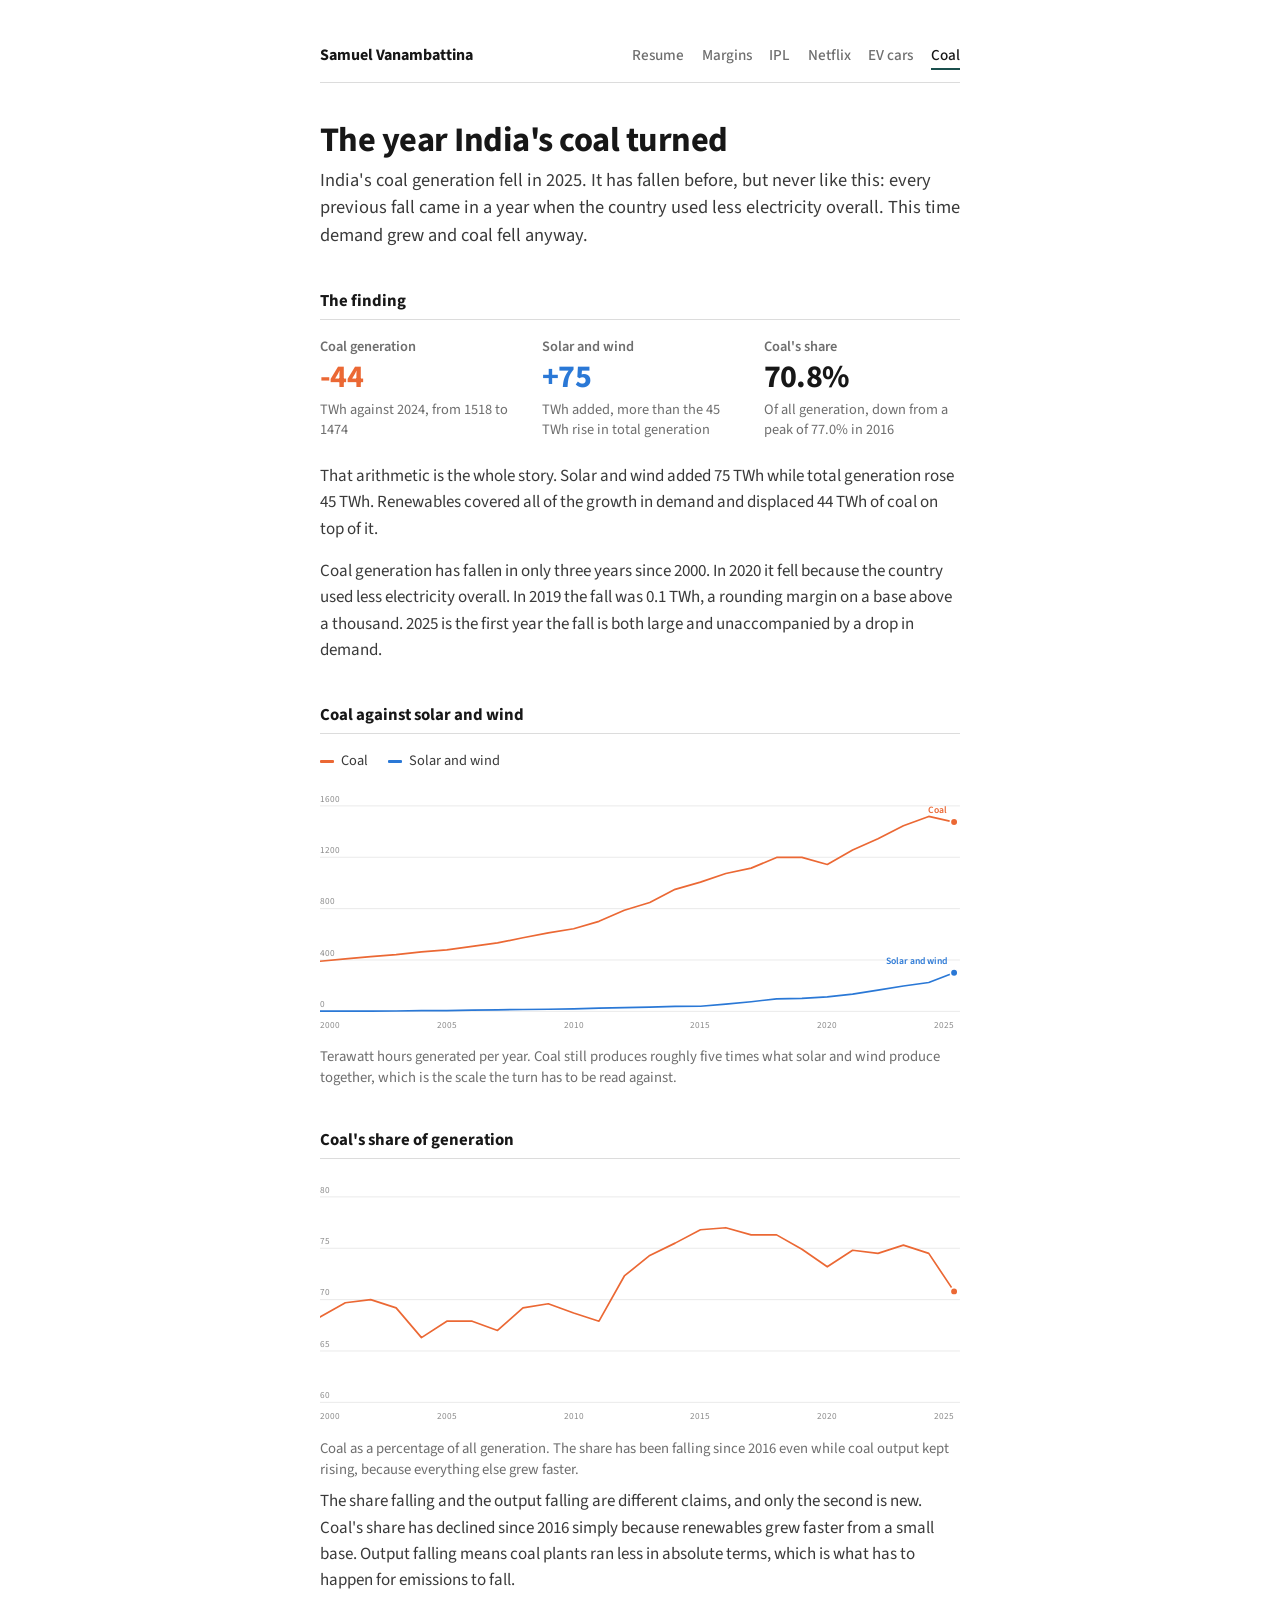
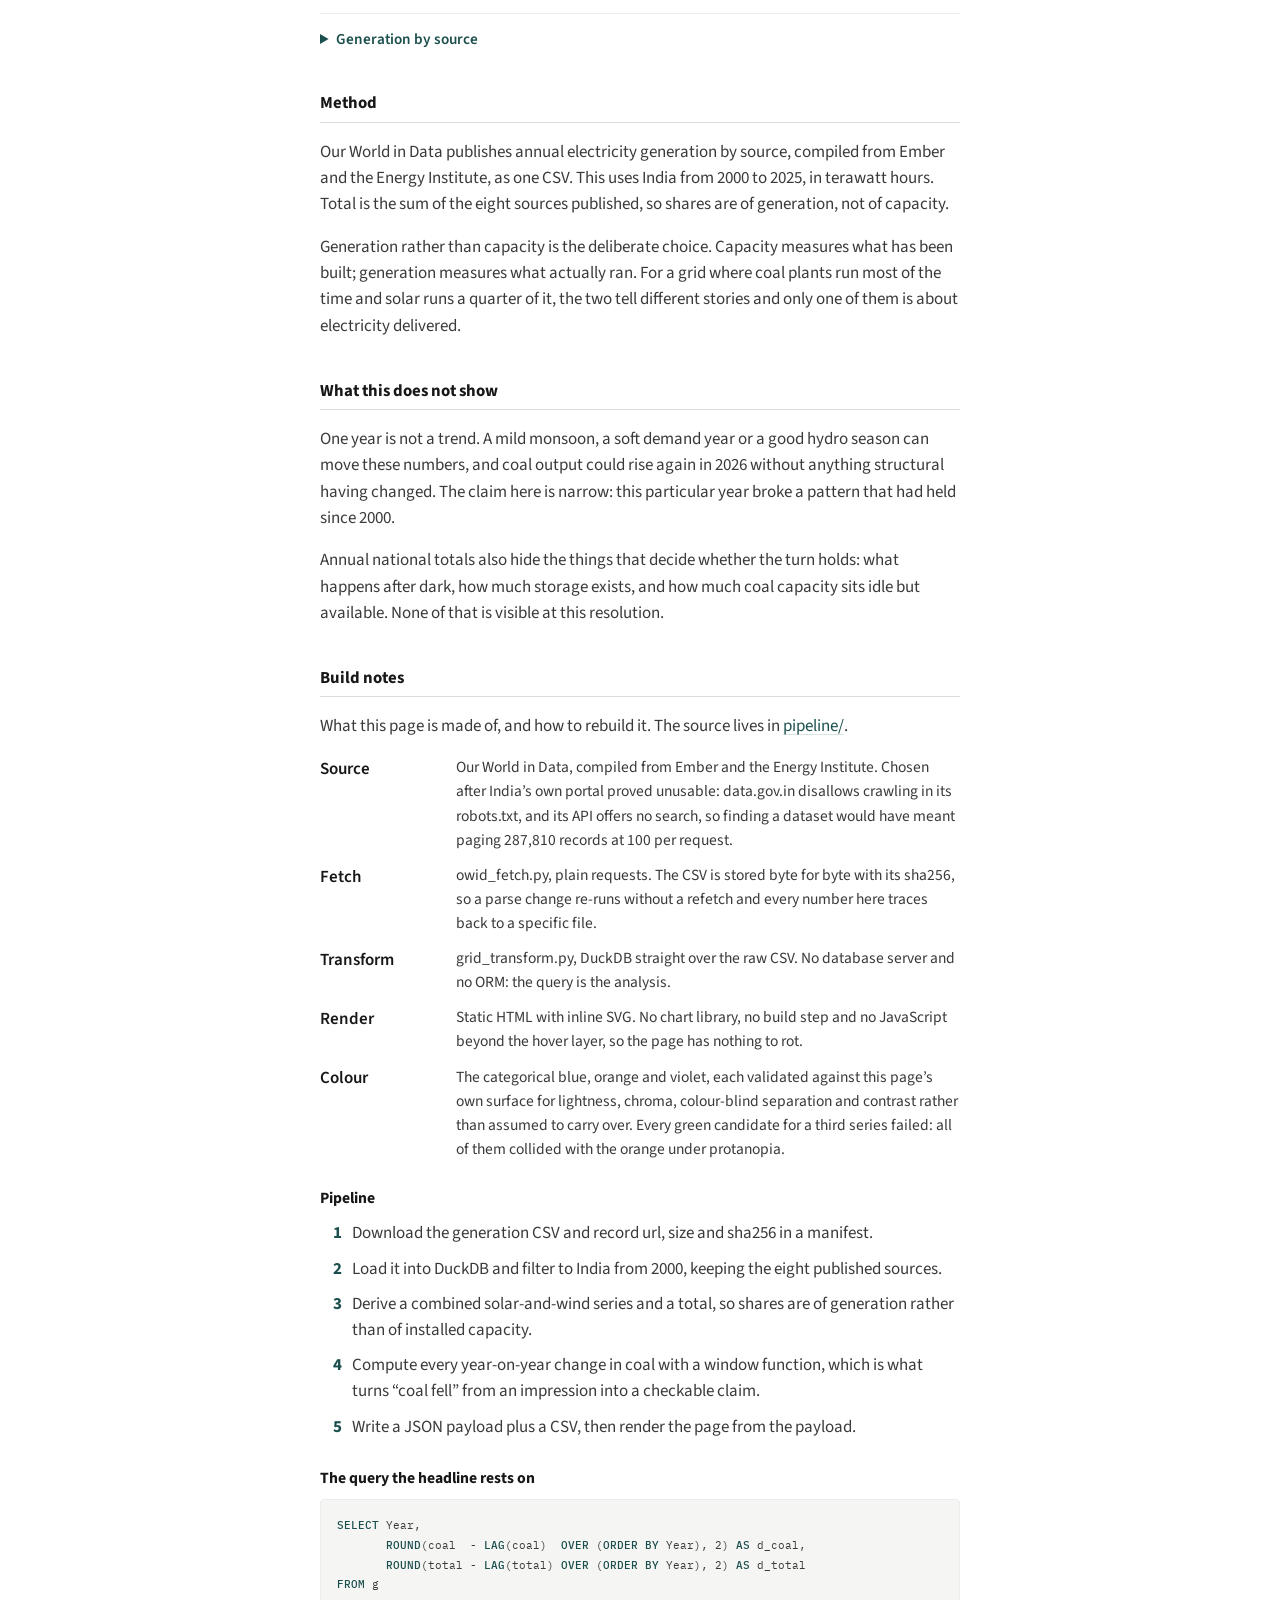
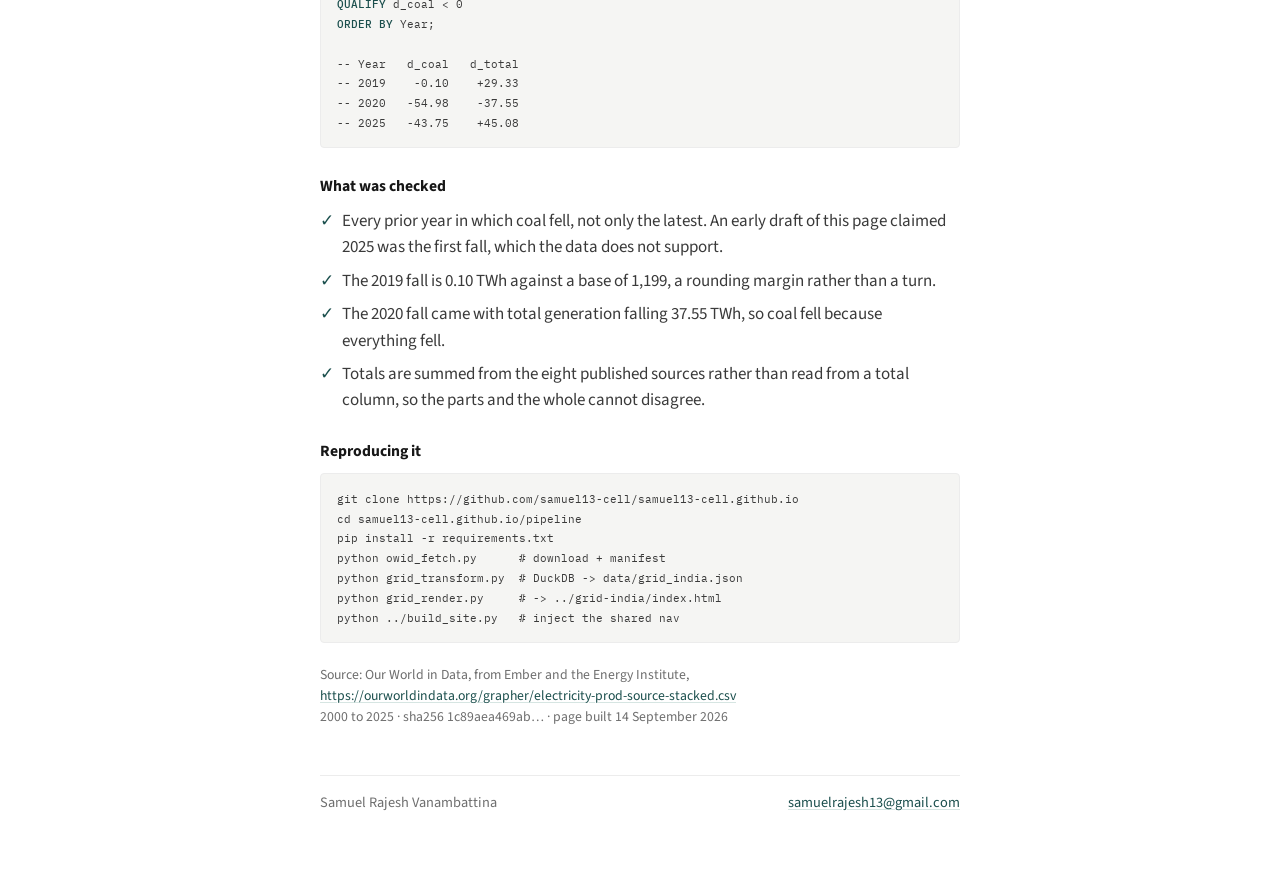
<file: grid-india/index.html>
<!doctype html>
<html lang="en">
<head>
<meta charset="utf-8">
<meta name="viewport" content="width=device-width,initial-scale=1">
<title>The year India's coal turned</title>
<meta name="description" content="In 2025 India's coal generation fell while total demand grew, for the first time. Solar and wind added more than the whole increase in demand.">
<link rel="icon" href="data:image/svg+xml,<svg xmlns='http://www.w3.org/2000/svg' viewBox='0 0 100 100'><rect width='100' height='100' rx='20' fill='%231f3864'/><text x='50' y='73' font-size='58' font-family='Georgia,serif' fill='%23fff' text-anchor='middle'>S</text></svg>">
<link rel="stylesheet" href="../assets/site.css?v=a720eb83">
</head>
<body>
<main class="sheet">

<!--NAV--><nav class="nav" aria-label="Site">
  <a class="nav-mark" href="../">Samuel Vanambattina</a>
  <ul class="nav-tabs">
    <li><a href="../">Resume</a></li>
    <li><a href="../retail-margins/">Margins</a></li>
    <li><a href="../ipl-impact/">IPL</a></li>
    <li><a href="../ott-india/">Netflix</a></li>
    <li><a href="../ev-india/">EV cars</a></li>
    <li><a href="../grid-india/" aria-current="page">Coal</a></li>
  </ul>
</nav><!--/NAV-->

<h1>The year India's coal turned</h1>
<p class="standfirst">India's coal generation fell in 2025. It has fallen before, but never
like this: every previous fall came in a year when the country used less electricity overall.
This time demand grew and coal fell anyway.</p>

<h2>The finding</h2>
<dl class="kpis">
  <div class="kpi"><dt>Coal generation</dt><dd>
    <span class="fig up">-44</span>
    <span class="note">TWh against 2024, from 1518 to 1474</span></dd></div>
  <div class="kpi"><dt>Solar and wind</dt><dd>
    <span class="fig flat">+75</span>
    <span class="note">TWh added, more than the 45 TWh rise in total
    generation</span></dd></div>
  <div class="kpi"><dt>Coal's share</dt><dd>
    <span class="fig">70.8%</span>
    <span class="note">Of all generation, down from a peak of 77.0% in
    2016</span></dd></div>
</dl>

<p>That arithmetic is the whole story. Solar and wind added 75 TWh while total
generation rose 45 TWh. Renewables covered all of the growth in demand and
displaced 44 TWh of coal on top of it.</p>

<p>Coal generation has fallen in only three years since 2000. In 2020 it fell because
the country used less electricity overall. In 2019 the fall was 0.1 TWh, a rounding
margin on a base above a thousand. 2025 is the first year the fall is both large and
unaccompanied by a drop in demand.</p>

<h2>Coal against solar and wind</h2>
<figure>
  <ul class="legend">
    <li><span class="swatch" style="background:var(--c-output)"></span>Coal</li>
    <li><span class="swatch" style="background:var(--c-input)"></span>Solar and wind</li>
  </ul>
  <div class="chartwrap" id="w1">
    <svg viewBox="0 0 760 300" role="img" aria-label="Indian electricity generation from 2000 to 2025. Coal rises steeply throughout and turns down at the end. Solar and wind stay near zero until about 2015 and then climb sharply.">
    <line class="grid" x1="0" y1="270.0" x2="760" y2="270.0"/>
    <text class="ax" x="0" y="265.0" text-anchor="start">0</text>
    <line class="grid" x1="0" y1="209.0" x2="760" y2="209.0"/>
    <text class="ax" x="0" y="204.0" text-anchor="start">400</text>
    <line class="grid" x1="0" y1="148.0" x2="760" y2="148.0"/>
    <text class="ax" x="0" y="143.0" text-anchor="start">800</text>
    <line class="grid" x1="0" y1="87.0" x2="760" y2="87.0"/>
    <text class="ax" x="0" y="82.0" text-anchor="start">1200</text>
    <line class="grid" x1="0" y1="26.0" x2="760" y2="26.0"/>
    <text class="ax" x="0" y="21.0" text-anchor="start">1600</text>
    <text class="ax" x="0.0" y="290" text-anchor="start">2000</text>
    <text class="ax" x="150.6" y="290" text-anchor="middle">2005</text>
    <text class="ax" x="301.2" y="290" text-anchor="middle">2010</text>
    <text class="ax" x="451.8" y="290" text-anchor="middle">2015</text>
    <text class="ax" x="602.4" y="290" text-anchor="middle">2020</text>
    <text class="ax" x="753.0" y="290" text-anchor="end">2025</text>
    <path class="ln" fill="none" stroke="var(--c-output)" d="M0.0,210.5 L30.1,207.7 L60.2,204.9 L90.4,202.7 L120.5,199.4 L150.6,197.0 L180.7,192.9 L210.8,188.7 L241.0,182.6 L271.1,176.8 L301.2,171.9 L331.3,163.1 L361.4,150.0 L391.6,140.7 L421.7,125.1 L451.8,116.5 L481.9,106.3 L512.0,99.9 L542.2,87.2 L572.3,87.2 L602.4,95.6 L632.5,78.5 L662.6,65.0 L692.8,49.6 L722.9,38.5 L753.0,45.2"/>
    <circle class="dot" cx="753.0" cy="45.2" r="4.5" fill="var(--c-output)"/>
    <text class="dl" x="745.0" y="34.2" text-anchor="end" fill="var(--c-output)">Coal</text>
    <path class="ln" fill="none" stroke="var(--c-input)" d="M0.0,269.8 L30.1,269.7 L60.2,269.7 L90.4,269.6 L120.5,269.2 L150.6,269.1 L180.7,268.6 L210.8,268.2 L241.0,267.8 L271.1,267.5 L301.2,267.0 L331.3,266.2 L361.4,265.5 L391.6,264.9 L421.7,264.1 L451.8,263.9 L481.9,261.5 L512.0,258.6 L542.2,255.1 L572.3,254.6 L602.4,252.7 L632.5,249.6 L662.6,244.7 L692.8,239.9 L722.9,235.7 L753.0,224.2"/>
    <circle class="dot" cx="753.0" cy="224.2" r="4.5" fill="var(--c-input)"/>
    <text class="dl" x="745.0" y="213.2" text-anchor="end" fill="var(--c-input)">Solar and wind</text>
    <line class="cross" x1="0" y1="26" x2="0" y2="270" style="opacity:0"/>
    </svg>
    <div class="tip" id="t1"></div>
  </div>
  <figcaption>Terawatt hours generated per year. Coal still produces roughly five times what
  solar and wind produce together, which is the scale the turn has to be read against.</figcaption>
</figure>

<h2>Coal's share of generation</h2>
<figure>
  <div class="chartwrap" id="w2">
    <svg viewBox="0 0 760 300" role="img" aria-label="Coal as a percentage of Indian electricity generation, 2000 to 2025. It rises to a peak around 2016 and declines gradually to about 71 percent.">
    <line class="grid" x1="0" y1="270.0" x2="760" y2="270.0"/>
    <text class="ax" x="0" y="265.0" text-anchor="start">60</text>
    <line class="grid" x1="0" y1="209.0" x2="760" y2="209.0"/>
    <text class="ax" x="0" y="204.0" text-anchor="start">65</text>
    <line class="grid" x1="0" y1="148.0" x2="760" y2="148.0"/>
    <text class="ax" x="0" y="143.0" text-anchor="start">70</text>
    <line class="grid" x1="0" y1="87.0" x2="760" y2="87.0"/>
    <text class="ax" x="0" y="82.0" text-anchor="start">75</text>
    <line class="grid" x1="0" y1="26.0" x2="760" y2="26.0"/>
    <text class="ax" x="0" y="21.0" text-anchor="start">80</text>
    <text class="ax" x="0.0" y="290" text-anchor="start">2000</text>
    <text class="ax" x="150.6" y="290" text-anchor="middle">2005</text>
    <text class="ax" x="301.2" y="290" text-anchor="middle">2010</text>
    <text class="ax" x="451.8" y="290" text-anchor="middle">2015</text>
    <text class="ax" x="602.4" y="290" text-anchor="middle">2020</text>
    <text class="ax" x="753.0" y="290" text-anchor="end">2025</text>
    <path class="ln" fill="none" stroke="var(--c-output)" d="M0.0,168.7 L30.1,151.7 L60.2,148.0 L90.4,157.8 L120.5,193.1 L150.6,173.6 L180.7,173.6 L210.8,184.6 L241.0,157.8 L271.1,152.9 L301.2,163.9 L331.3,173.6 L361.4,119.9 L391.6,95.5 L421.7,80.9 L451.8,65.0 L481.9,62.6 L512.0,71.1 L542.2,71.1 L572.3,88.2 L602.4,109.0 L632.5,89.4 L662.6,93.1 L692.8,83.3 L722.9,93.1 L753.0,138.2"/>
    <circle class="dot" cx="753.0" cy="138.2" r="4.5" fill="var(--c-output)"/>
    <line class="cross" x1="0" y1="26" x2="0" y2="270" style="opacity:0"/>
    </svg>
  </div>
  <figcaption>Coal as a percentage of all generation. The share has been falling since
  2016 even while coal output kept rising, because everything else grew
  faster.</figcaption>
</figure>

<p>The share falling and the output falling are different claims, and only the second is new.
Coal's share has declined since 2016 simply because renewables grew faster
from a small base. Output falling means coal plants ran less in absolute terms, which is what
has to happen for emissions to fall.</p>

<details>
  <summary>Generation by source</summary>
  <div class="tablewrap">
    <table>
      <thead><tr><th scope="col">Year</th><th scope="col">Coal</th><th scope="col">Solar</th>
        <th scope="col">Wind</th><th scope="col">Hydro</th><th scope="col">Nuclear</th>
        <th scope="col">Total</th></tr></thead>
      <tbody id="tb"></tbody>
    </table>
  </div>
</details>

<h2>Method</h2>
<p>Our World in Data publishes annual electricity generation by source, compiled from Ember and
the Energy Institute, as one CSV. This uses India from 2000 to 2025, in terawatt hours.
Total is the sum of the eight sources published, so shares are of generation, not of capacity.</p>
<p>Generation rather than capacity is the deliberate choice. Capacity measures what has been
built; generation measures what actually ran. For a grid where coal plants run most of the time
and solar runs a quarter of it, the two tell different stories and only one of them is about
electricity delivered.</p>

<h2>What this does not show</h2>
<p>One year is not a trend. A mild monsoon, a soft demand year or a good hydro season can move
these numbers, and coal output could rise again in 2026 without anything structural having
changed. The claim here is narrow: this particular year broke a pattern that had held since
2000.</p>
<p>Annual national totals also hide the things that decide whether the turn holds: what happens
after dark, how much storage exists, and how much coal capacity sits idle but available. None of
that is visible at this resolution.</p>

<h2>Build notes</h2>
<p>What this page is made of, and how to rebuild it. The source lives in
<a href="https://github.com/samuel13-cell/samuel13-cell.github.io/tree/main/pipeline/">pipeline/</a>.</p>

<dl class="stack">
    <dt>Source</dt><dd>Our World in Data, compiled from Ember and the Energy Institute. Chosen after India’s own portal proved unusable: data.gov.in disallows crawling in its robots.txt, and its API offers no search, so finding a dataset would have meant paging 287,810 records at 100 per request.</dd>
    <dt>Fetch</dt><dd>owid_fetch.py, plain requests. The CSV is stored byte for byte with its sha256, so a parse change re-runs without a refetch and every number here traces back to a specific file.</dd>
    <dt>Transform</dt><dd>grid_transform.py, DuckDB straight over the raw CSV. No database server and no ORM: the query is the analysis.</dd>
    <dt>Render</dt><dd>Static HTML with inline SVG. No chart library, no build step and no JavaScript beyond the hover layer, so the page has nothing to rot.</dd>
    <dt>Colour</dt><dd>The categorical blue, orange and violet, each validated against this page’s own surface for lightness, chroma, colour-blind separation and contrast rather than assumed to carry over. Every green candidate for a third series failed: all of them collided with the orange under protanopia.</dd>
</dl>

<h3 class="sub">Pipeline</h3>
<ol class="steps">
    <li>Download the generation CSV and record url, size and sha256 in a manifest.</li>
    <li>Load it into DuckDB and filter to India from 2000, keeping the eight published sources.</li>
    <li>Derive a combined solar-and-wind series and a total, so shares are of generation rather than of installed capacity.</li>
    <li>Compute every year-on-year change in coal with a window function, which is what turns &ldquo;coal fell&rdquo; from an impression into a checkable claim.</li>
    <li>Write a JSON payload plus a CSV, then render the page from the payload.</li>
</ol>

<h3 class="sub">The query the headline rests on</h3>
<pre><code><b>SELECT</b> Year,
       <b>ROUND</b>(coal  - <b>LAG</b>(coal)  <b>OVER</b> (<b>ORDER BY</b> Year), 2) <b>AS</b> d_coal,
       <b>ROUND</b>(total - <b>LAG</b>(total) <b>OVER</b> (<b>ORDER BY</b> Year), 2) <b>AS</b> d_total
<b>FROM</b> g
<b>QUALIFY</b> d_coal &lt; 0
<b>ORDER BY</b> Year;

-- Year   d_coal   d_total
-- 2019    -0.10    +29.33
-- 2020   -54.98    -37.55
-- 2025   -43.75    +45.08</code></pre>

<h3 class="sub">What was checked</h3>
<ul class="checks">
    <li>Every prior year in which coal fell, not only the latest. An early draft of this page claimed 2025 was the first fall, which the data does not support.</li>
    <li>The 2019 fall is 0.10 TWh against a base of 1,199, a rounding margin rather than a turn.</li>
    <li>The 2020 fall came with total generation falling 37.55 TWh, so coal fell because everything fell.</li>
    <li>Totals are summed from the eight published sources rather than read from a total column, so the parts and the whole cannot disagree.</li>
</ul>

<h3 class="sub">Reproducing it</h3>
<pre><code>git clone https://github.com/samuel13-cell/samuel13-cell.github.io
cd samuel13-cell.github.io/pipeline
pip install -r requirements.txt
python owid_fetch.py      # download + manifest
python grid_transform.py  # DuckDB -&gt; data/grid_india.json
python grid_render.py     # -&gt; ../grid-india/index.html
python ../build_site.py   # inject the shared nav</code></pre>

<div class="prov">
  Source: Our World in Data, from Ember and the Energy Institute,
  <a href="https://ourworldindata.org/grapher/electricity-prod-source-stacked.csv">https://ourworldindata.org/grapher/electricity-prod-source-stacked.csv</a><br>
  2000 to 2025 &middot; sha256 1c89aea469ab&hellip; &middot; page built 14 September 2026
</div>

<footer class="colophon">
  <span>Samuel Rajesh Vanambattina</span>
  <span><a href="mailto:samuelrajesh13@gmail.com">samuelrajesh13@gmail.com</a></span>
</footer>

</main>

<script>
const ROWS = [["2000", "390", "0", "2", "77", "16", "571", "2"], ["2001", "408", "0", "2", "72", "19", "586", "2"], ["2002", "427", "0", "2", "68", "19", "610", "2"], ["2003", "442", "0", "3", "69", "18", "638", "3"], ["2004", "463", "0", "5", "101", "21", "698", "5"], ["2005", "478", "0", "6", "97", "18", "704", "6"], ["2006", "506", "0", "9", "113", "18", "744", "9"], ["2007", "533", "0", "12", "123", "18", "796", "12"], ["2008", "573", "0", "14", "115", "15", "828", "14"], ["2009", "611", "0", "16", "106", "17", "879", "16"], ["2010", "643", "0", "20", "109", "23", "936", "20"], ["2011", "701", "1", "24", "132", "32", "1032", "25"], ["2012", "787", "2", "27", "116", "33", "1088", "30"], ["2013", "848", "3", "30", "132", "33", "1141", "33"], ["2014", "950", "5", "34", "139", "35", "1259", "38"], ["2015", "1006", "7", "33", "134", "38", "1311", "40"], ["2016", "1074", "12", "44", "129", "38", "1395", "56"], ["2017", "1115", "22", "53", "136", "37", "1462", "75"], ["2018", "1199", "38", "60", "140", "39", "1572", "98"], ["2019", "1199", "38", "63", "162", "45", "1601", "101"], ["2020", "1144", "53", "60", "164", "45", "1563", "113"], ["2021", "1256", "66", "68", "161", "44", "1679", "134"], ["2022", "1344", "96", "70", "175", "46", "1805", "166"], ["2023", "1445", "115", "82", "149", "48", "1918", "198"], ["2024", "1518", "143", "82", "156", "55", "2036", "225"], ["2025", "1474", "196", "104", "178", "54", "2082", "300"]];
const PAD = {l:0, r:7, t:26, b:30}, W = 760;

const tb = document.getElementById('tb');
const frag = document.createDocumentFragment();
for (let i = ROWS.length - 1; i >= 0; i--) {
  const tr = document.createElement('tr');
  ROWS[i].forEach(v => { const td=document.createElement('td'); td.textContent=v; tr.appendChild(td); });
  frag.appendChild(tr);
}
tb.appendChild(frag);

(function wire() {
  const svg = document.querySelector('#w1 svg');
  const tip = document.getElementById('t1');
  const cross = svg.querySelector('.cross');
  const iw = W - PAD.l - PAD.r;

  function at(ev) {
    const r = svg.getBoundingClientRect();
    const px = ((ev.clientX - r.left) / r.width) * W;
    let i = Math.round(((px - PAD.l) / iw) * (ROWS.length - 1));
    i = Math.max(0, Math.min(ROWS.length - 1, i));
    const x = PAD.l + iw * i / (ROWS.length - 1);
    cross.setAttribute('x1', x); cross.setAttribute('x2', x);
    cross.style.opacity = '.45';

    tip.textContent = '';
    const m = document.createElement('div');
    m.className='m'; m.textContent = ROWS[i][0];
    tip.appendChild(m);
    [{i:1,label:'Coal',v:'--c-output'},{i:7,label:'Solar and wind',v:'--c-input'}].forEach(c => {
      const row = document.createElement('div'); row.className='row';
      const k = document.createElement('span');
      k.className='k'; k.style.background = `var(${c.v})`;
      const b = document.createElement('b'); b.textContent = ROWS[i][c.i];
      row.append(k, b, document.createTextNode(' ' + c.label + ' TWh'));
      tip.appendChild(row);
    });
    const left = (x / W) * r.width;
    tip.style.left = Math.max(96, Math.min(r.width - 96, left)) + 'px';
    tip.style.top = '58px';
    tip.style.opacity = '1';
  }
  svg.addEventListener('pointermove', at);
  svg.addEventListener('pointerdown', at);
  svg.addEventListener('pointerleave', () => { tip.style.opacity='0'; cross.style.opacity='0'; });
})();
</script>
</body>
</html>
</file>
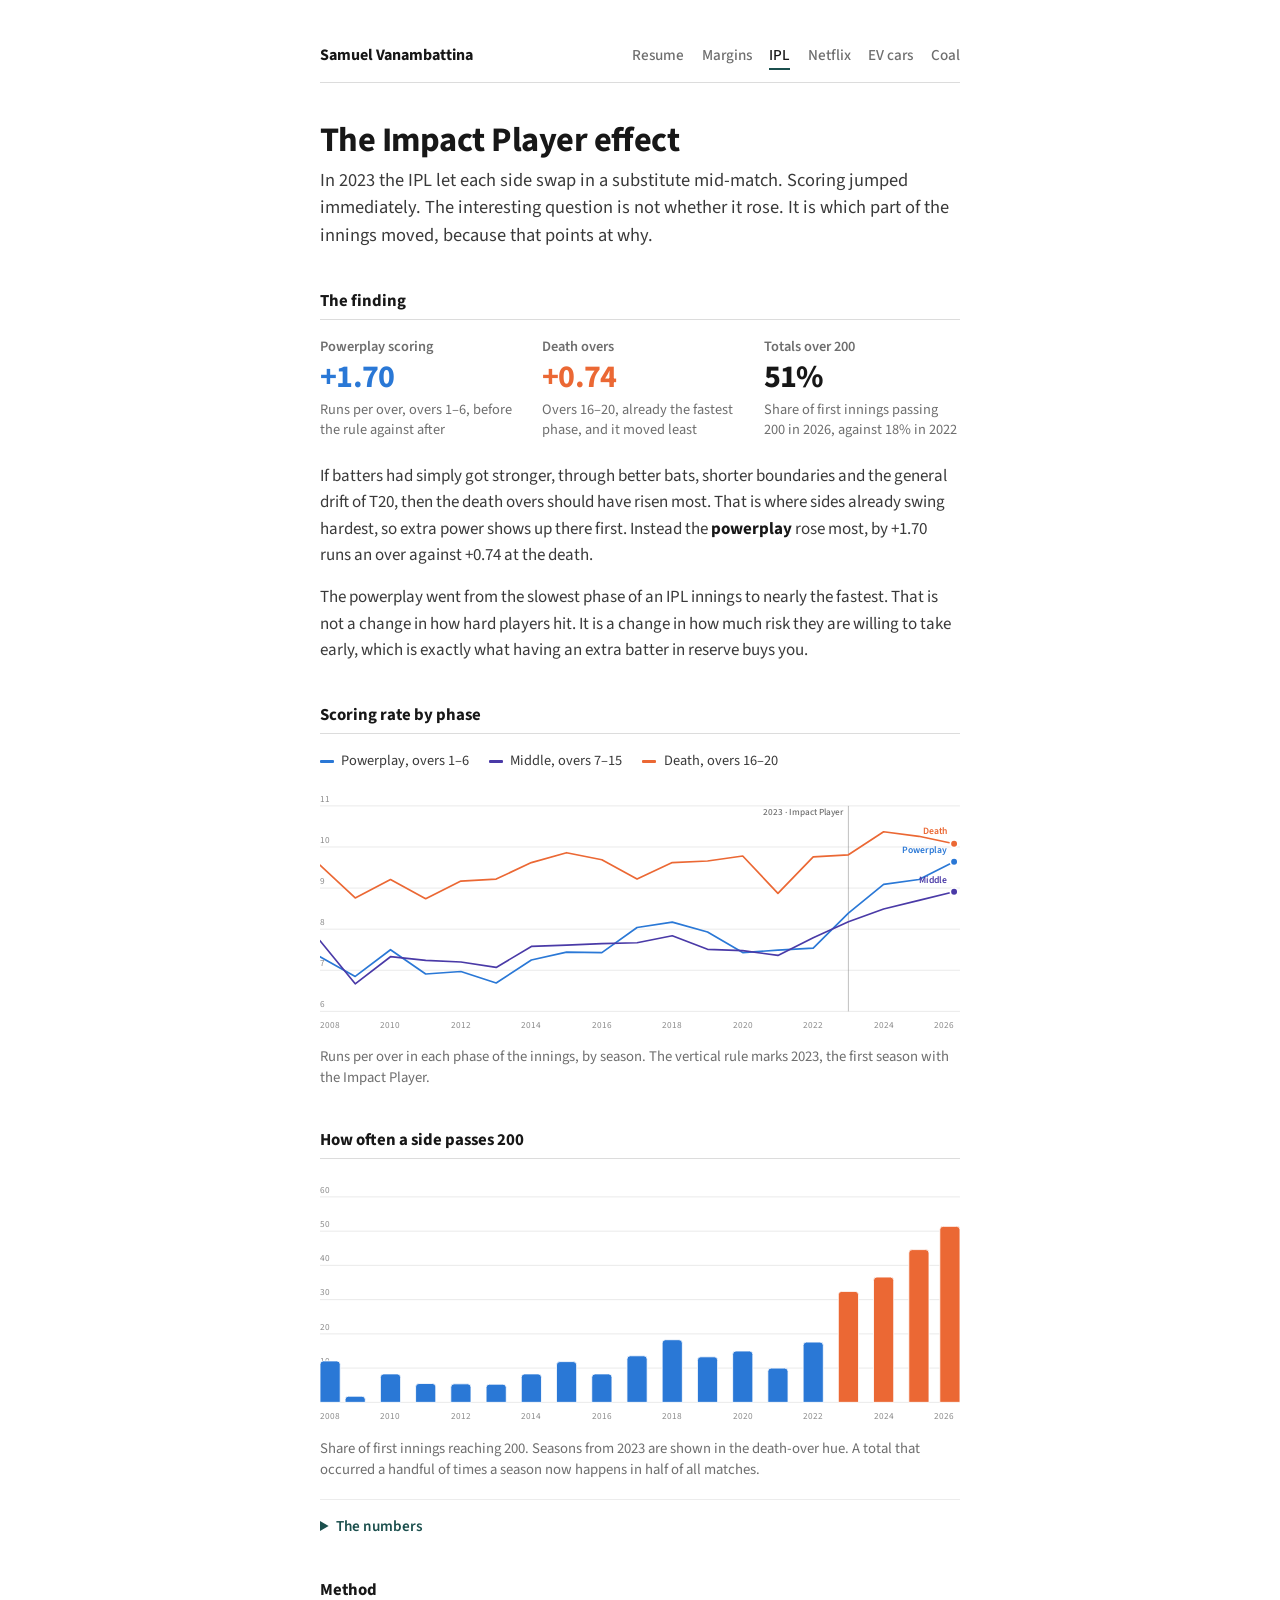
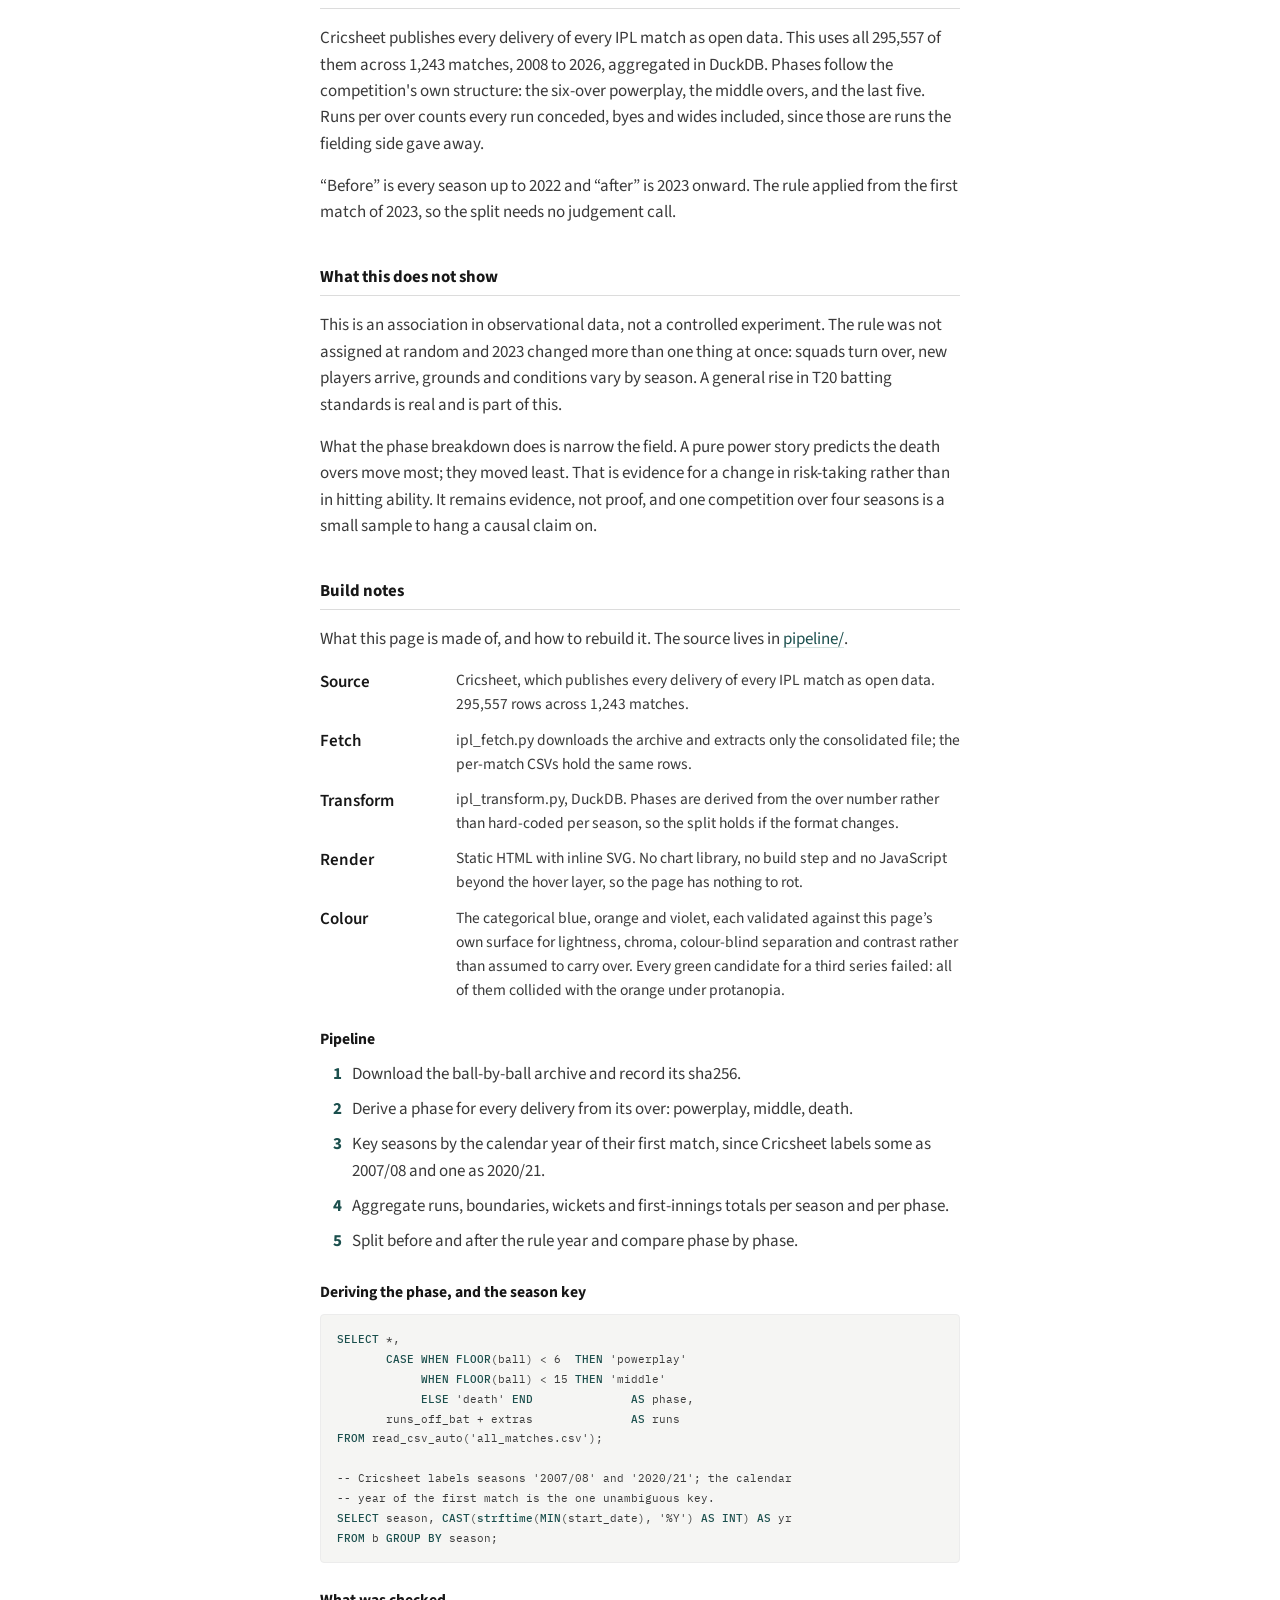
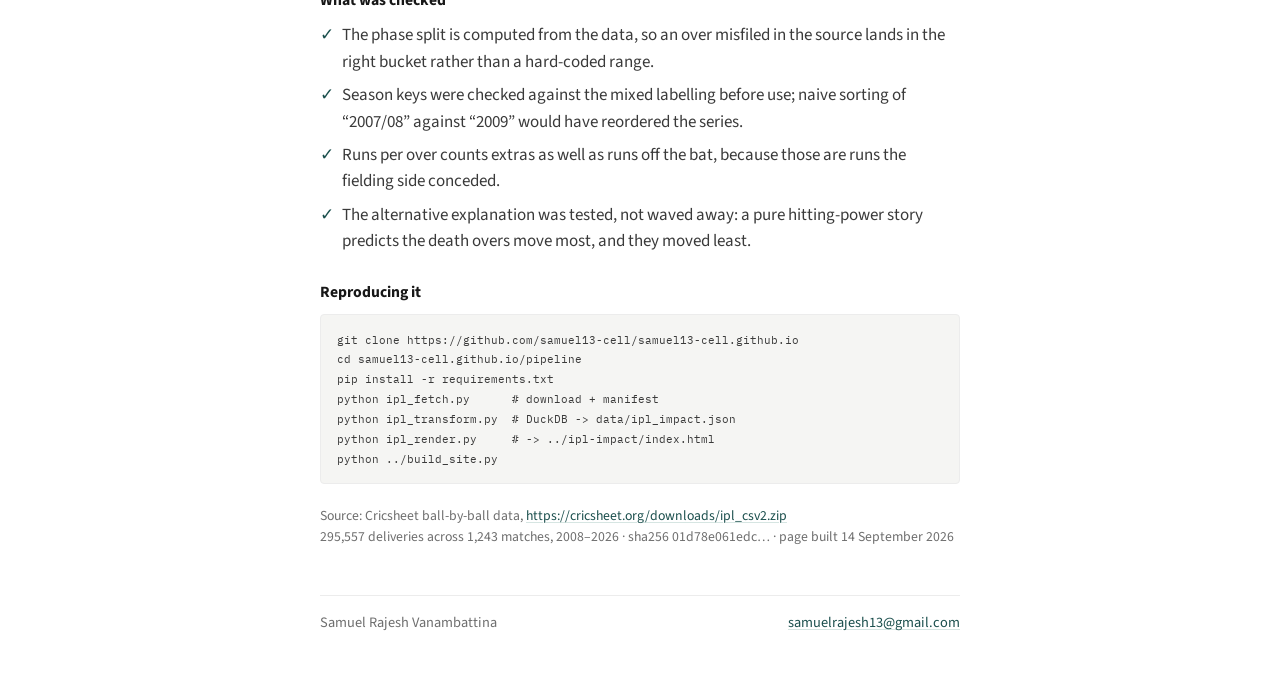
<file: ipl-impact/index.html>
<!doctype html>
<html lang="en">
<head>
<meta charset="utf-8">
<meta name="viewport" content="width=device-width,initial-scale=1">
<title>The Impact Player effect: IPL, 2008&ndash;2026</title>
<meta name="description" content="Every ball of 1,243 IPL matches. The Impact Player rule arrived in 2023; scoring jumped. This looks at which phase of the innings actually changed, and what that implies.">
<link rel="icon" href="data:image/svg+xml,<svg xmlns='http://www.w3.org/2000/svg' viewBox='0 0 100 100'><rect width='100' height='100' rx='20' fill='%231f3864'/><text x='50' y='73' font-size='58' font-family='Georgia,serif' fill='%23fff' text-anchor='middle'>S</text></svg>">
<link rel="stylesheet" href="../assets/site.css?v=a720eb83">
</head>
<body>
<main class="sheet">

<!--NAV--><nav class="nav" aria-label="Site">
  <a class="nav-mark" href="../">Samuel Vanambattina</a>
  <ul class="nav-tabs">
    <li><a href="../">Resume</a></li>
    <li><a href="../retail-margins/">Margins</a></li>
    <li><a href="../ipl-impact/" aria-current="page">IPL</a></li>
    <li><a href="../ott-india/">Netflix</a></li>
    <li><a href="../ev-india/">EV cars</a></li>
    <li><a href="../grid-india/">Coal</a></li>
  </ul>
</nav><!--/NAV-->

<h1>The Impact Player effect</h1>
<p class="standfirst">In 2023 the IPL let each side swap in a substitute mid-match. Scoring
jumped immediately. The interesting question is not whether it rose. It is which part of
the innings moved, because that points at why.</p>

<h2>The finding</h2>
<dl class="kpis">
  <div class="kpi"><dt>Powerplay scoring</dt><dd>
    <span class="fig flat">+1.70</span>
    <span class="note">Runs per over, overs 1&ndash;6, before the rule against after</span></dd></div>
  <div class="kpi"><dt>Death overs</dt><dd>
    <span class="fig up">+0.74</span>
    <span class="note">Overs 16&ndash;20, already the fastest phase, and it moved least</span></dd></div>
  <div class="kpi"><dt>Totals over 200</dt><dd>
    <span class="fig">51%</span>
    <span class="note">Share of first innings passing 200 in 2026, against 18% in 2022</span></dd></div>
</dl>

<p>If batters had simply got stronger, through better bats, shorter boundaries and the general
drift of T20, then the death overs should have risen most. That is where sides already swing hardest,
so extra power shows up there first. Instead the <strong>powerplay</strong> rose most, by
+1.70 runs an over against +0.74 at the death.</p>

<p>The powerplay went from the slowest phase of an IPL innings to nearly the fastest. That is not
a change in how hard players hit. It is a change in how much risk they are willing to take early,
which is exactly what having an extra batter in reserve buys you.</p>

<h2>Scoring rate by phase</h2>
<figure>
  <ul class="legend">
    <li><span class="swatch" style="background:var(--c-input)"></span>Powerplay, overs 1&ndash;6</li>
    <li><span class="swatch" style="background:var(--c-middle)"></span>Middle, overs 7&ndash;15</li>
    <li><span class="swatch" style="background:var(--c-output)"></span>Death, overs 16&ndash;20</li>
  </ul>
  <div class="chartwrap" id="w1">
    <svg viewBox="0 0 760 300" role="img" aria-label="Runs per over by phase, 2008 to 2026. The death overs are the fastest phase throughout. The powerplay is the slowest until 2023, then rises sharply to nearly meet the death overs by 2026.">
    <line class="grid" x1="0" y1="270.0" x2="760" y2="270.0"/>
    <text class="ax" x="0" y="265.0" text-anchor="start">6</text>
    <line class="grid" x1="0" y1="221.2" x2="760" y2="221.2"/>
    <text class="ax" x="0" y="216.2" text-anchor="start">7</text>
    <line class="grid" x1="0" y1="172.4" x2="760" y2="172.4"/>
    <text class="ax" x="0" y="167.4" text-anchor="start">8</text>
    <line class="grid" x1="0" y1="123.6" x2="760" y2="123.6"/>
    <text class="ax" x="0" y="118.6" text-anchor="start">9</text>
    <line class="grid" x1="0" y1="74.8" x2="760" y2="74.8"/>
    <text class="ax" x="0" y="69.8" text-anchor="start">10</text>
    <line class="grid" x1="0" y1="26.0" x2="760" y2="26.0"/>
    <text class="ax" x="0" y="21.0" text-anchor="start">11</text>
    <text class="ax" x="0.0" y="290" text-anchor="start">2008</text>
    <text class="ax" x="83.7" y="290" text-anchor="middle">2010</text>
    <text class="ax" x="167.3" y="290" text-anchor="middle">2012</text>
    <text class="ax" x="251.0" y="290" text-anchor="middle">2014</text>
    <text class="ax" x="334.7" y="290" text-anchor="middle">2016</text>
    <text class="ax" x="418.3" y="290" text-anchor="middle">2018</text>
    <text class="ax" x="502.0" y="290" text-anchor="middle">2020</text>
    <text class="ax" x="585.7" y="290" text-anchor="middle">2022</text>
    <text class="ax" x="669.3" y="290" text-anchor="middle">2024</text>
    <text class="ax" x="753.0" y="290" text-anchor="end">2026</text>
    <line class="rule" x1="627.5" y1="26" x2="627.5" y2="270"/>
    <text class="anno" x="621.5" y="37" text-anchor="end">2023 · Impact Player</text>
    <path class="ln" fill="none" stroke="var(--c-input)" d="M0.0,205.1 L41.8,228.5 L83.7,196.8 L125.5,225.6 L167.3,222.7 L209.2,236.3 L251.0,209.0 L292.8,199.7 L334.7,200.2 L376.5,170.4 L418.3,164.1 L460.2,175.8 L502.0,200.2 L543.8,197.3 L585.7,194.8 L627.5,153.4 L669.3,119.2 L711.2,113.4 L753.0,92.4"/>
    <circle class="dot" cx="753.0" cy="92.4" r="4.5" fill="var(--c-input)"/>
    <text class="dl" x="745.0" y="81.4" text-anchor="end" fill="var(--c-input)">Powerplay</text>
    <path class="ln" fill="none" stroke="var(--c-middle)" d="M0.0,186.1 L41.8,237.3 L83.7,205.1 L125.5,209.5 L167.3,211.4 L209.2,217.8 L251.0,192.9 L292.8,191.4 L334.7,189.5 L376.5,188.5 L418.3,180.2 L460.2,196.3 L502.0,197.8 L543.8,203.6 L585.7,182.6 L627.5,163.6 L669.3,148.5 L711.2,138.2 L753.0,128.0"/>
    <circle class="dot" cx="753.0" cy="128.0" r="4.5" fill="var(--c-middle)"/>
    <text class="dl" x="745.0" y="117.0" text-anchor="end" fill="var(--c-middle)">Middle</text>
    <path class="ln" fill="none" stroke="var(--c-output)" d="M0.0,96.3 L41.8,135.3 L83.7,113.4 L125.5,136.3 L167.3,115.3 L209.2,112.9 L251.0,93.3 L292.8,81.6 L334.7,89.9 L376.5,112.9 L418.3,93.3 L460.2,91.4 L502.0,85.5 L543.8,129.9 L585.7,86.5 L627.5,84.1 L669.3,56.7 L711.2,62.1 L753.0,70.9"/>
    <circle class="dot" cx="753.0" cy="70.9" r="4.5" fill="var(--c-output)"/>
    <text class="dl" x="745.0" y="59.9" text-anchor="end" fill="var(--c-output)">Death</text>
    <line class="cross" x1="0" y1="26" x2="0" y2="270" style="opacity:0"/>
    </svg>
    <div class="tip" id="t1"></div>
  </div>
  <figcaption>Runs per over in each phase of the innings, by season. The vertical rule marks
  2023, the first season with the Impact Player.</figcaption>
</figure>

<h2>How often a side passes 200</h2>
<figure>
  <div class="chartwrap" id="w2">
    <svg viewBox="0 0 760 300" role="img" aria-label="Share of first innings reaching 200 or more, by season. Between 2 and 18 percent for every season up to 2022, then 32, 37, 45 and 51 percent from 2023.">
    <line class="grid" x1="0" y1="270.0" x2="760" y2="270.0"/>
    <text class="ax" x="0" y="265.0" text-anchor="start">0</text>
    <line class="grid" x1="0" y1="229.3" x2="760" y2="229.3"/>
    <text class="ax" x="0" y="224.3" text-anchor="start">10</text>
    <line class="grid" x1="0" y1="188.7" x2="760" y2="188.7"/>
    <text class="ax" x="0" y="183.7" text-anchor="start">20</text>
    <line class="grid" x1="0" y1="148.0" x2="760" y2="148.0"/>
    <text class="ax" x="0" y="143.0" text-anchor="start">30</text>
    <line class="grid" x1="0" y1="107.3" x2="760" y2="107.3"/>
    <text class="ax" x="0" y="102.3" text-anchor="start">40</text>
    <line class="grid" x1="0" y1="66.7" x2="760" y2="66.7"/>
    <text class="ax" x="0" y="61.7" text-anchor="start">50</text>
    <line class="grid" x1="0" y1="26.0" x2="760" y2="26.0"/>
    <text class="ax" x="0" y="21.0" text-anchor="start">60</text>
    <path class="bar" fill="var(--c-input)" d="M0.0,270.0 V224.8 Q0.0,220.8 4.0,220.8 H20.0 Q24.0,220.8 24.0,224.8 V270.0 Z"/>
    <path class="bar" fill="var(--c-input)" d="M29.8,270.0 V266.7 Q29.8,262.7 33.8,262.7 H49.8 Q53.8,262.7 53.8,266.7 V270.0 Z"/>
    <path class="bar" fill="var(--c-input)" d="M71.7,270.0 V240.2 Q71.7,236.2 75.7,236.2 H91.7 Q95.7,236.2 95.7,240.2 V270.0 Z"/>
    <path class="bar" fill="var(--c-input)" d="M113.5,270.0 V251.6 Q113.5,247.6 117.5,247.6 H133.5 Q137.5,247.6 137.5,251.6 V270.0 Z"/>
    <path class="bar" fill="var(--c-input)" d="M155.3,270.0 V252.0 Q155.3,248.0 159.3,248.0 H175.3 Q179.3,248.0 179.3,252.0 V270.0 Z"/>
    <path class="bar" fill="var(--c-input)" d="M197.2,270.0 V252.4 Q197.2,248.4 201.2,248.4 H217.2 Q221.2,248.4 221.2,252.4 V270.0 Z"/>
    <path class="bar" fill="var(--c-input)" d="M239.0,270.0 V240.2 Q239.0,236.2 243.0,236.2 H259.0 Q263.0,236.2 263.0,240.2 V270.0 Z"/>
    <path class="bar" fill="var(--c-input)" d="M280.8,270.0 V225.6 Q280.8,221.6 284.8,221.6 H300.8 Q304.8,221.6 304.8,225.6 V270.0 Z"/>
    <path class="bar" fill="var(--c-input)" d="M322.7,270.0 V240.2 Q322.7,236.2 326.7,236.2 H342.7 Q346.7,236.2 346.7,240.2 V270.0 Z"/>
    <path class="bar" fill="var(--c-input)" d="M364.5,270.0 V218.7 Q364.5,214.7 368.5,214.7 H384.5 Q388.5,214.7 388.5,218.7 V270.0 Z"/>
    <path class="bar" fill="var(--c-input)" d="M406.3,270.0 V199.6 Q406.3,195.6 410.3,195.6 H426.3 Q430.3,195.6 430.3,199.6 V270.0 Z"/>
    <path class="bar" fill="var(--c-input)" d="M448.2,270.0 V219.9 Q448.2,215.9 452.2,215.9 H468.2 Q472.2,215.9 472.2,219.9 V270.0 Z"/>
    <path class="bar" fill="var(--c-input)" d="M490.0,270.0 V213.0 Q490.0,209.0 494.0,209.0 H510.0 Q514.0,209.0 514.0,213.0 V270.0 Z"/>
    <path class="bar" fill="var(--c-input)" d="M531.8,270.0 V233.3 Q531.8,229.3 535.8,229.3 H551.8 Q555.8,229.3 555.8,233.3 V270.0 Z"/>
    <path class="bar" fill="var(--c-input)" d="M573.7,270.0 V202.4 Q573.7,198.4 577.7,198.4 H593.7 Q597.7,198.4 597.7,202.4 V270.0 Z"/>
    <path class="bar" fill="var(--c-output)" d="M615.5,270.0 V142.2 Q615.5,138.2 619.5,138.2 H635.5 Q639.5,138.2 639.5,142.2 V270.0 Z"/>
    <path class="bar" fill="var(--c-output)" d="M657.3,270.0 V125.2 Q657.3,121.2 661.3,121.2 H677.3 Q681.3,121.2 681.3,125.2 V270.0 Z"/>
    <path class="bar" fill="var(--c-output)" d="M699.2,270.0 V92.6 Q699.2,88.6 703.2,88.6 H719.2 Q723.2,88.6 723.2,92.6 V270.0 Z"/>
    <path class="bar" fill="var(--c-output)" d="M736.0,270.0 V65.0 Q736.0,61.0 740.0,61.0 H756.0 Q760.0,61.0 760.0,65.0 V270.0 Z"/>
    <text class="ax" x="0.0" y="290" text-anchor="start">2008</text>
    <text class="ax" x="83.7" y="290" text-anchor="middle">2010</text>
    <text class="ax" x="167.3" y="290" text-anchor="middle">2012</text>
    <text class="ax" x="251.0" y="290" text-anchor="middle">2014</text>
    <text class="ax" x="334.7" y="290" text-anchor="middle">2016</text>
    <text class="ax" x="418.3" y="290" text-anchor="middle">2018</text>
    <text class="ax" x="502.0" y="290" text-anchor="middle">2020</text>
    <text class="ax" x="585.7" y="290" text-anchor="middle">2022</text>
    <text class="ax" x="669.3" y="290" text-anchor="middle">2024</text>
    <text class="ax" x="753.0" y="290" text-anchor="end">2026</text>
    </svg>
  </div>
  <figcaption>Share of first innings reaching 200. Seasons from 2023 are shown in the
  death-over hue. A total that occurred a handful of times a season now happens in half of all
  matches.</figcaption>
</figure>

<details>
  <summary>The numbers</summary>
  <div class="tablewrap">
    <table>
      <thead><tr><th scope="col">Season</th><th scope="col">Matches</th>
        <th scope="col">Powerplay</th><th scope="col">Middle</th><th scope="col">Death</th>
        <th scope="col">Six %</th><th scope="col">Wkts/match</th><th scope="col">200+ %</th></tr></thead>
      <tbody id="tb"></tbody>
    </table>
  </div>
</details>

<h2>Method</h2>
<p>Cricsheet publishes every delivery of every IPL match as open data. This uses all
295,557 of them across 1,243 matches, 2008 to 2026, aggregated in DuckDB. Phases
follow the competition's own structure: the six-over powerplay, the middle overs, and the last
five. Runs per over counts every run conceded, byes and wides included, since those are runs the
fielding side gave away.</p>
<p>&ldquo;Before&rdquo; is every season up to 2022 and &ldquo;after&rdquo; is
2023 onward. The rule applied from the first match of 2023, so the split
needs no judgement call.</p>

<h2>What this does not show</h2>
<p>This is an association in observational data, not a controlled experiment. The rule was not
assigned at random and 2023 changed more than one thing at once: squads turn over, new players
arrive, grounds and conditions vary by season. A general rise in T20 batting standards is real
and is part of this.</p>
<p>What the phase breakdown does is narrow the field. A pure power story predicts the death overs
move most; they moved least. That is evidence for a change in risk-taking rather than in hitting
ability. It remains evidence, not proof, and one competition over four seasons is a
small sample to hang a causal claim on.</p>

<h2>Build notes</h2>
<p>What this page is made of, and how to rebuild it. The source lives in
<a href="https://github.com/samuel13-cell/samuel13-cell.github.io/tree/main/pipeline/">pipeline/</a>.</p>

<dl class="stack">
    <dt>Source</dt><dd>Cricsheet, which publishes every delivery of every IPL match as open data. 295,557 rows across 1,243 matches.</dd>
    <dt>Fetch</dt><dd>ipl_fetch.py downloads the archive and extracts only the consolidated file; the per-match CSVs hold the same rows.</dd>
    <dt>Transform</dt><dd>ipl_transform.py, DuckDB. Phases are derived from the over number rather than hard-coded per season, so the split holds if the format changes.</dd>
    <dt>Render</dt><dd>Static HTML with inline SVG. No chart library, no build step and no JavaScript beyond the hover layer, so the page has nothing to rot.</dd>
    <dt>Colour</dt><dd>The categorical blue, orange and violet, each validated against this page’s own surface for lightness, chroma, colour-blind separation and contrast rather than assumed to carry over. Every green candidate for a third series failed: all of them collided with the orange under protanopia.</dd>
</dl>

<h3 class="sub">Pipeline</h3>
<ol class="steps">
    <li>Download the ball-by-ball archive and record its sha256.</li>
    <li>Derive a phase for every delivery from its over: powerplay, middle, death.</li>
    <li>Key seasons by the calendar year of their first match, since Cricsheet labels some as 2007/08 and one as 2020/21.</li>
    <li>Aggregate runs, boundaries, wickets and first-innings totals per season and per phase.</li>
    <li>Split before and after the rule year and compare phase by phase.</li>
</ol>

<h3 class="sub">Deriving the phase, and the season key</h3>
<pre><code><b>SELECT</b> *,
       <b>CASE WHEN</b> <b>FLOOR</b>(ball) &lt; 6  <b>THEN</b> 'powerplay'
            <b>WHEN</b> <b>FLOOR</b>(ball) &lt; 15 <b>THEN</b> 'middle'
            <b>ELSE</b> 'death' <b>END</b>              <b>AS</b> phase,
       runs_off_bat + extras              <b>AS</b> runs
<b>FROM</b> read_csv_auto('all_matches.csv');

-- Cricsheet labels seasons '2007/08' and '2020/21'; the calendar
-- year of the first match is the one unambiguous key.
<b>SELECT</b> season, <b>CAST</b>(<b>strftime</b>(<b>MIN</b>(start_date), '%Y') <b>AS</b> <b>INT</b>) <b>AS</b> yr
<b>FROM</b> b <b>GROUP BY</b> season;</code></pre>

<h3 class="sub">What was checked</h3>
<ul class="checks">
    <li>The phase split is computed from the data, so an over misfiled in the source lands in the right bucket rather than a hard-coded range.</li>
    <li>Season keys were checked against the mixed labelling before use; naive sorting of &ldquo;2007/08&rdquo; against &ldquo;2009&rdquo; would have reordered the series.</li>
    <li>Runs per over counts extras as well as runs off the bat, because those are runs the fielding side conceded.</li>
    <li>The alternative explanation was tested, not waved away: a pure hitting-power story predicts the death overs move most, and they moved least.</li>
</ul>

<h3 class="sub">Reproducing it</h3>
<pre><code>git clone https://github.com/samuel13-cell/samuel13-cell.github.io
cd samuel13-cell.github.io/pipeline
pip install -r requirements.txt
python ipl_fetch.py      # download + manifest
python ipl_transform.py  # DuckDB -&gt; data/ipl_impact.json
python ipl_render.py     # -&gt; ../ipl-impact/index.html
python ../build_site.py</code></pre>

<div class="prov">
  Source: Cricsheet ball-by-ball data, <a href="https://cricsheet.org/downloads/ipl_csv2.zip">https://cricsheet.org/downloads/ipl_csv2.zip</a><br>
  295,557 deliveries across 1,243 matches, 2008&ndash;2026 &middot;
  sha256 01d78e061edc&hellip; &middot; page built 14 September 2026
</div>

<footer class="colophon">
  <span>Samuel Rajesh Vanambattina</span>
  <span><a href="mailto:samuelrajesh13@gmail.com">samuelrajesh13@gmail.com</a></span>
</footer>

</main>

<script>
const ROWS = [["2008", 58, "7.33", "7.72", "9.56", "4.62", "11.9", "12.1"], ["2009", 57, "6.85", "6.67", "8.76", "3.72", "12.2", "1.8"], ["2010", 60, "7.50", "7.33", "9.21", "4.04", "12.0", "8.3"], ["2011", 73, "6.91", "7.24", "8.74", "3.76", "11.1", "5.5"], ["2012", 74, "6.97", "7.20", "9.17", "4.13", "11.6", "5.4"], ["2013", 76, "6.69", "7.07", "9.22", "3.72", "12.0", "5.3"], ["2014", 60, "7.25", "7.58", "9.62", "5.00", "11.2", "8.3"], ["2015", 59, "7.44", "7.61", "9.86", "5.07", "11.6", "11.9"], ["2016", 60, "7.43", "7.65", "9.69", "4.53", "11.1", "8.3"], ["2017", 59, "8.04", "7.67", "9.22", "5.09", "12.0", "13.6"], ["2018", 60, "8.17", "7.84", "9.62", "6.10", "12.0", "18.3"], ["2019", 60, "7.93", "7.51", "9.66", "5.49", "11.4", "13.3"], ["2020", 60, "7.43", "7.48", "9.78", "5.07", "11.1", "15.0"], ["2021", 60, "7.49", "7.36", "8.87", "4.77", "12.0", "10.0"], ["2022", 74, "7.54", "7.79", "9.76", "5.93", "12.3", "17.6"], ["2023", 74, "8.39", "8.18", "9.81", "6.29", "12.4", "32.4"], ["2024", 71, "9.09", "8.49", "10.37", "7.37", "12.4", "36.6"], ["2025", 74, "9.21", "8.70", "10.26", "7.53", "11.8", "44.6"], ["2026", 74, "9.64", "8.91", "10.08", "8.14", "11.9", "51.4"]];
const PAD = {l:0, r:7, t:26, b:30}, W = 760;

const tb = document.getElementById('tb');
const frag = document.createDocumentFragment();
for (let i = ROWS.length - 1; i >= 0; i--) {
  const tr = document.createElement('tr');
  ROWS[i].forEach(v => {
    const td = document.createElement('td');
    td.textContent = v;
    tr.appendChild(td);
  });
  frag.appendChild(tr);
}
tb.appendChild(frag);

const YEARS = ROWS.map(r => r[0]);
const PHASE = [
  {idx:2, label:'Powerplay', var:'--c-input'},
  {idx:3, label:'Middle',    var:'--c-middle'},
  {idx:4, label:'Death',     var:'--c-output'},
];

(function wire() {
  const wrap = document.getElementById('w1');
  const svg = wrap.querySelector('svg');
  const tip = document.getElementById('t1');
  const cross = svg.querySelector('.cross');
  const iw = W - PAD.l - PAD.r;

  function at(ev) {
    const r = svg.getBoundingClientRect();
    const px = ((ev.clientX - r.left) / r.width) * W;
    let i = Math.round(((px - PAD.l) / iw) * (YEARS.length - 1));
    i = Math.max(0, Math.min(YEARS.length - 1, i));
    const x = PAD.l + iw * i / (YEARS.length - 1);

    cross.setAttribute('x1', x); cross.setAttribute('x2', x);
    cross.style.opacity = '.45';

    tip.textContent = '';
    const m = document.createElement('div');
    m.className = 'm'; m.textContent = 'IPL ' + YEARS[i];
    tip.appendChild(m);
    PHASE.forEach(c => {
      const row = document.createElement('div'); row.className = 'row';
      const k = document.createElement('span');
      k.className = 'k'; k.style.background = `var(${c.var})`;
      const b = document.createElement('b'); b.textContent = ROWS[i][c.idx];
      row.append(k, b, document.createTextNode(' ' + c.label));
      tip.appendChild(row);
    });

    const left = (x / W) * r.width;
    tip.style.left = Math.max(84, Math.min(r.width - 84, left)) + 'px';
    tip.style.top = '58px';
    tip.style.opacity = '1';
  }

  svg.addEventListener('pointermove', at);
  svg.addEventListener('pointerdown', at);
  svg.addEventListener('pointerleave', () => {
    tip.style.opacity = '0'; cross.style.opacity = '0';
  });
})();
</script>
</body>
</html>
</file>
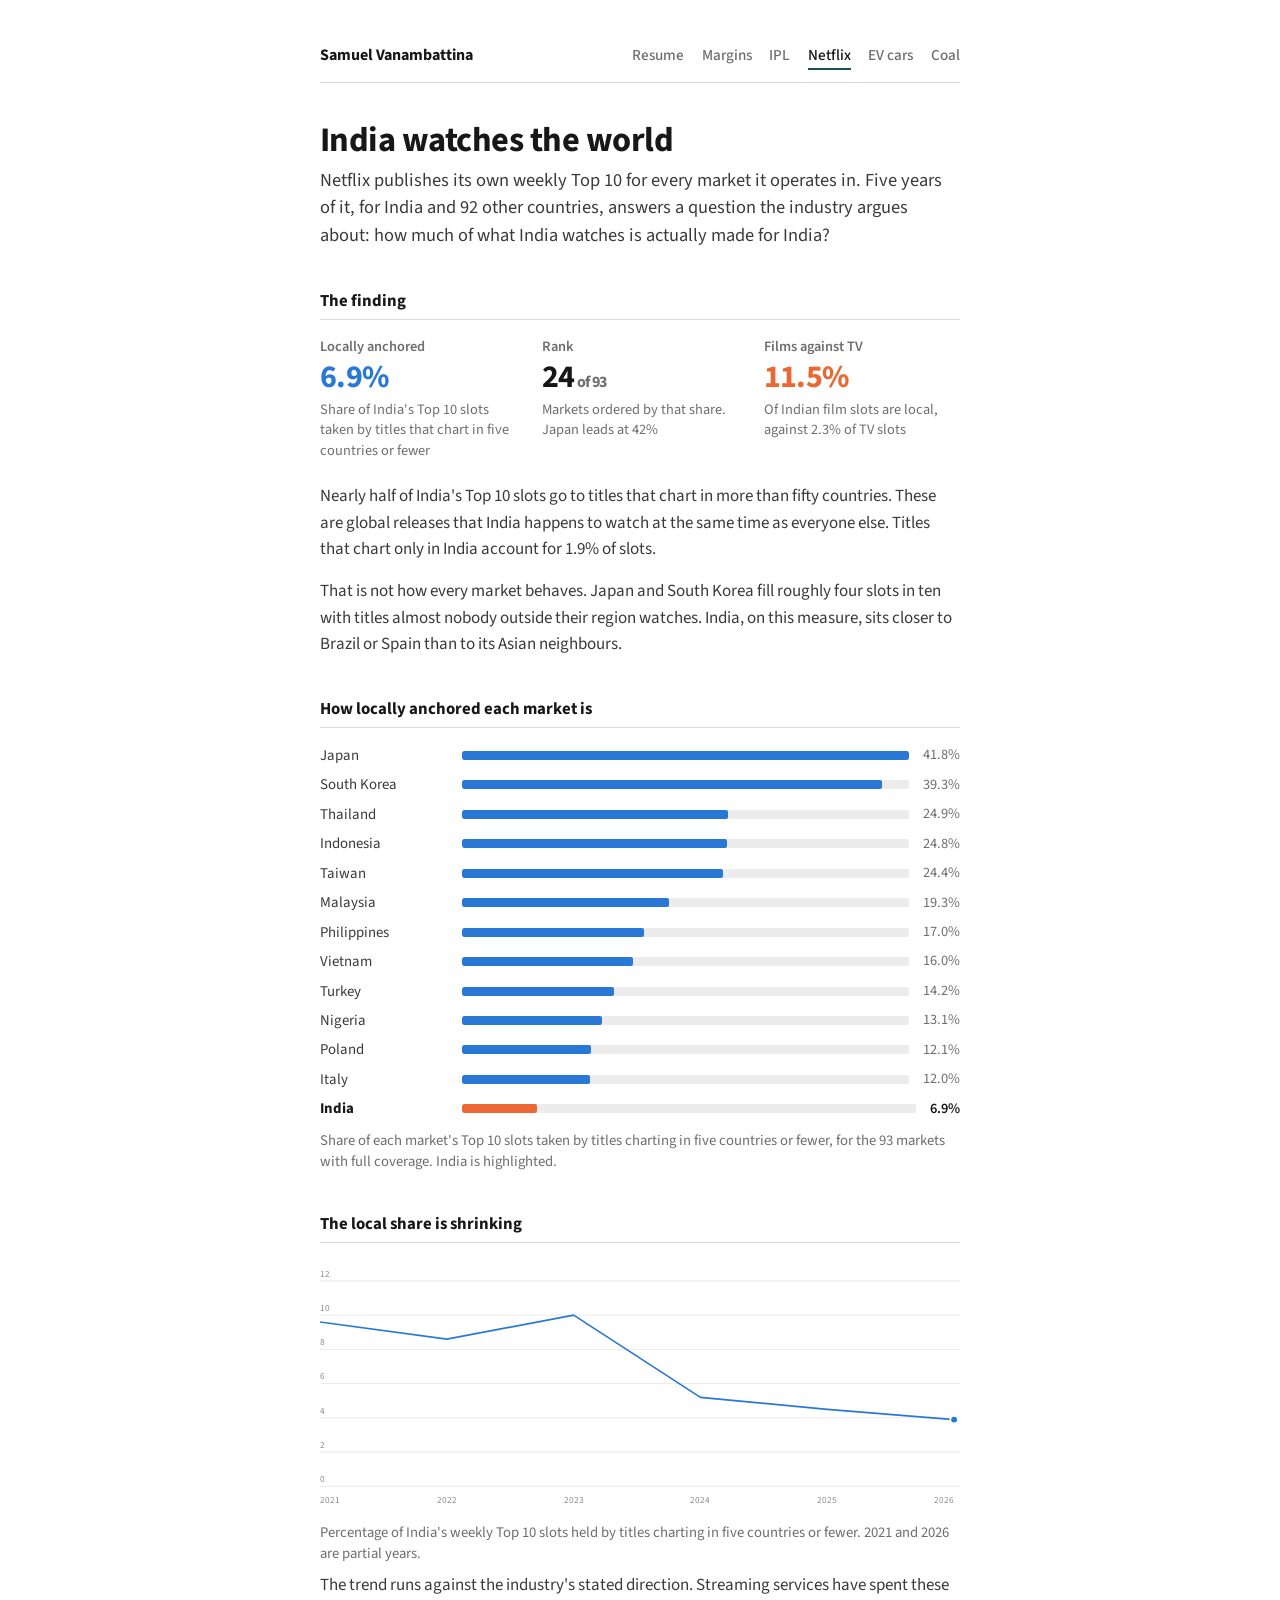
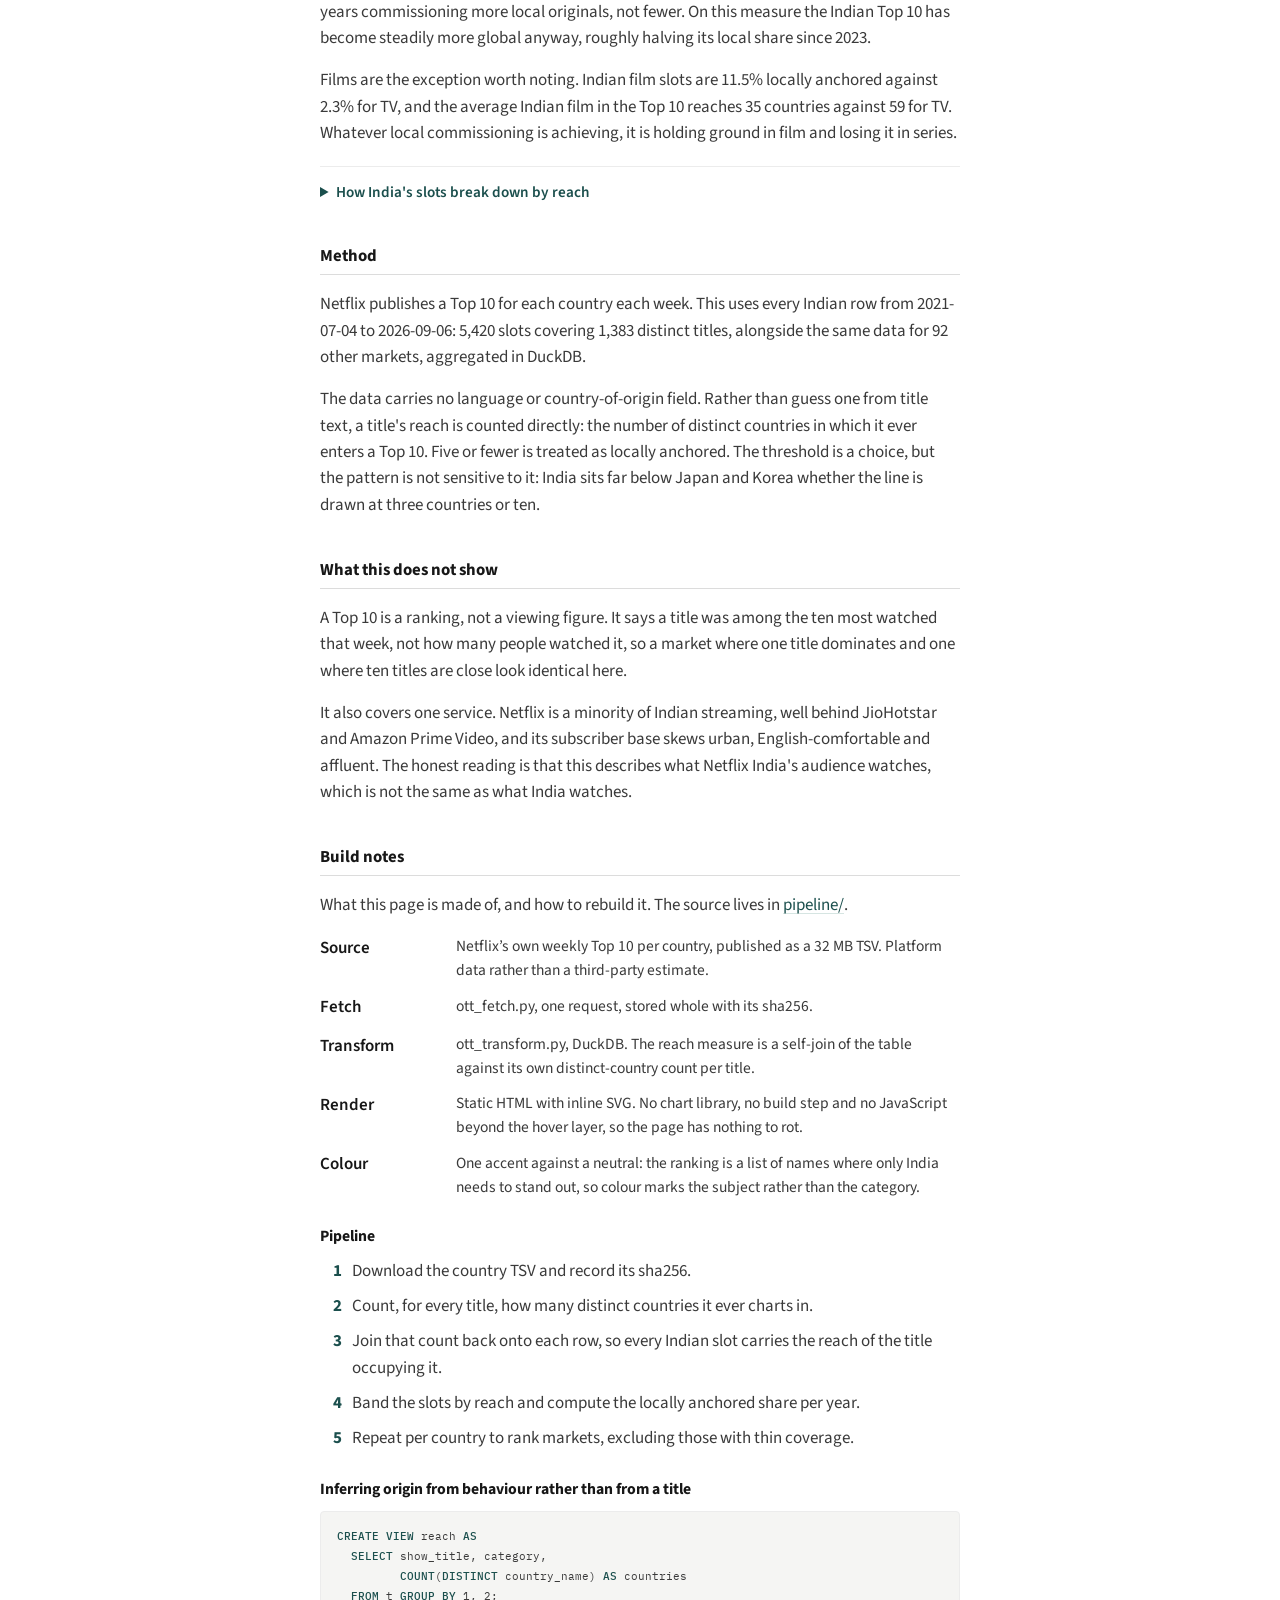
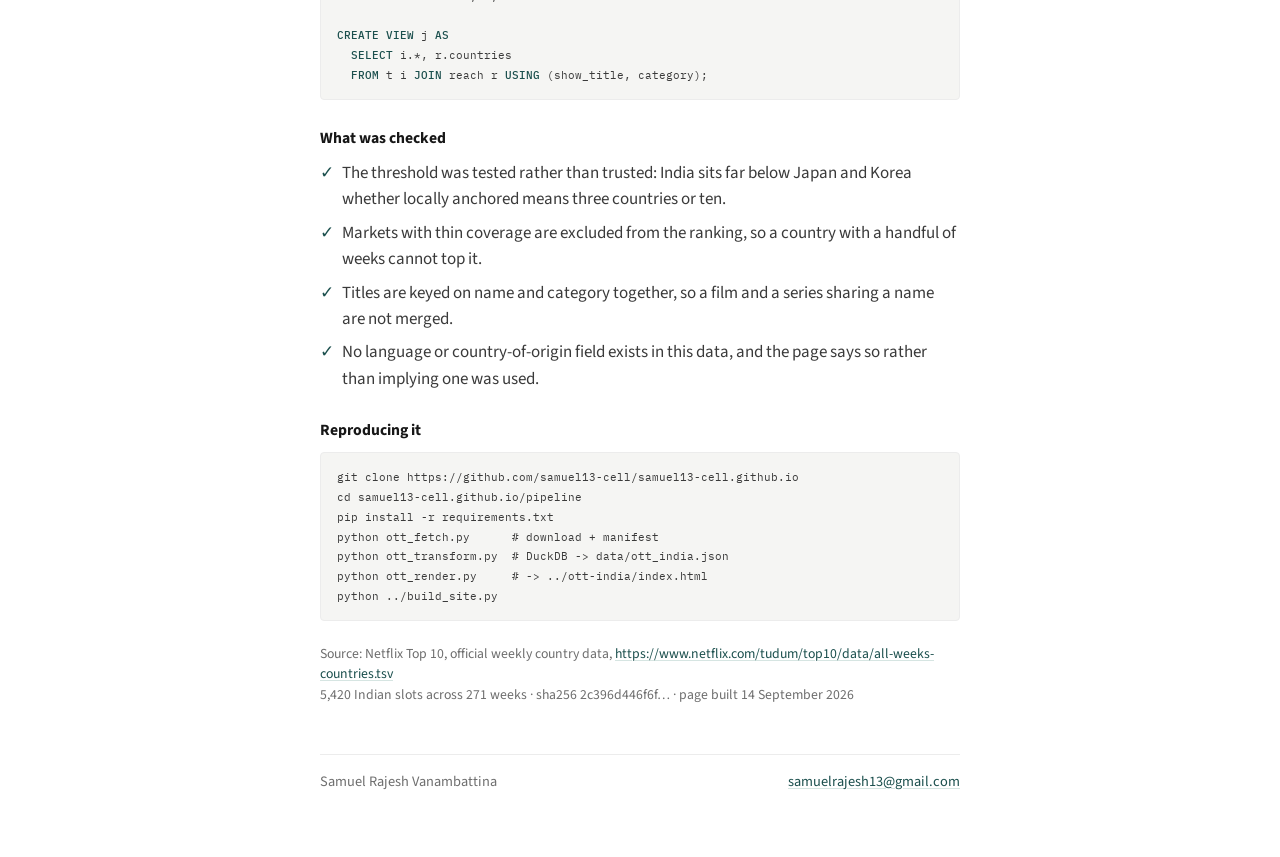
<file: ott-india/index.html>
<!doctype html>
<html lang="en">
<head>
<meta charset="utf-8">
<meta name="viewport" content="width=device-width,initial-scale=1">
<title>India watches the world</title>
<meta name="description" content="Five years of Netflix's official weekly Top 10 for India, measured against 92 other markets. How much of what India watches is made for India?">
<link rel="icon" href="data:image/svg+xml,<svg xmlns='http://www.w3.org/2000/svg' viewBox='0 0 100 100'><rect width='100' height='100' rx='20' fill='%231f3864'/><text x='50' y='73' font-size='58' font-family='Georgia,serif' fill='%23fff' text-anchor='middle'>S</text></svg>">
<link rel="stylesheet" href="../assets/site.css?v=a720eb83">
</head>
<body>
<main class="sheet">

<!--NAV--><nav class="nav" aria-label="Site">
  <a class="nav-mark" href="../">Samuel Vanambattina</a>
  <ul class="nav-tabs">
    <li><a href="../">Resume</a></li>
    <li><a href="../retail-margins/">Margins</a></li>
    <li><a href="../ipl-impact/">IPL</a></li>
    <li><a href="../ott-india/" aria-current="page">Netflix</a></li>
    <li><a href="../ev-india/">EV cars</a></li>
    <li><a href="../grid-india/">Coal</a></li>
  </ul>
</nav><!--/NAV-->

<h1>India watches the world</h1>
<p class="standfirst">Netflix publishes its own weekly Top 10 for every market it operates in.
Five years of it, for India and 92 other countries, answers a question the industry argues about:
how much of what India watches is actually made for India?</p>

<h2>The finding</h2>
<dl class="kpis">
  <div class="kpi"><dt>Locally anchored</dt><dd>
    <span class="fig flat">6.9%</span>
    <span class="note">Share of India's Top 10 slots taken by titles that chart in five
    countries or fewer</span></dd></div>
  <div class="kpi"><dt>Rank</dt><dd>
    <span class="fig">24<span style="font-size:1rem;color:var(--muted)"> of 93</span></span>
    <span class="note">Markets ordered by that share. Japan leads at 42%</span></dd></div>
  <div class="kpi"><dt>Films against TV</dt><dd>
    <span class="fig up">11.5%</span>
    <span class="note">Of Indian film slots are local, against 2.3% of TV slots</span></dd></div>
</dl>

<p>Nearly half of India's Top 10 slots go to titles that chart in more than fifty countries.
These are global releases that India happens to watch at the same time as everyone else. Titles
that chart only in India account for 1.9% of slots.</p>

<p>That is not how every market behaves. Japan and South Korea fill roughly four slots in ten
with titles almost nobody outside their region watches. India, on this measure, sits closer to
Brazil or Spain than to its Asian neighbours.</p>

<h2>How locally anchored each market is</h2>
<figure>
  <div>
    <div class="hbar"><span class="nm">Japan</span><span class="track"><span class="fill" style="width:100.0%"></span></span><span class="v">41.8%</span></div>
    <div class="hbar"><span class="nm">South Korea</span><span class="track"><span class="fill" style="width:94.0%"></span></span><span class="v">39.3%</span></div>
    <div class="hbar"><span class="nm">Thailand</span><span class="track"><span class="fill" style="width:59.6%"></span></span><span class="v">24.9%</span></div>
    <div class="hbar"><span class="nm">Indonesia</span><span class="track"><span class="fill" style="width:59.3%"></span></span><span class="v">24.8%</span></div>
    <div class="hbar"><span class="nm">Taiwan</span><span class="track"><span class="fill" style="width:58.4%"></span></span><span class="v">24.4%</span></div>
    <div class="hbar"><span class="nm">Malaysia</span><span class="track"><span class="fill" style="width:46.2%"></span></span><span class="v">19.3%</span></div>
    <div class="hbar"><span class="nm">Philippines</span><span class="track"><span class="fill" style="width:40.7%"></span></span><span class="v">17.0%</span></div>
    <div class="hbar"><span class="nm">Vietnam</span><span class="track"><span class="fill" style="width:38.3%"></span></span><span class="v">16.0%</span></div>
    <div class="hbar"><span class="nm">Turkey</span><span class="track"><span class="fill" style="width:34.0%"></span></span><span class="v">14.2%</span></div>
    <div class="hbar"><span class="nm">Nigeria</span><span class="track"><span class="fill" style="width:31.3%"></span></span><span class="v">13.1%</span></div>
    <div class="hbar"><span class="nm">Poland</span><span class="track"><span class="fill" style="width:28.9%"></span></span><span class="v">12.1%</span></div>
    <div class="hbar"><span class="nm">Italy</span><span class="track"><span class="fill" style="width:28.7%"></span></span><span class="v">12.0%</span></div>
    <div class="hbar me"><span class="nm">India</span><span class="track"><span class="fill" style="width:16.5%"></span></span><span class="v">6.9%</span></div>
  </div>
  <figcaption>Share of each market's Top 10 slots taken by titles charting in five countries or
  fewer, for the 93 markets with full coverage. India is highlighted.</figcaption>
</figure>

<h2>The local share is shrinking</h2>
<figure>
  <div class="chartwrap" id="w1">
    <svg viewBox="0 0 760 300" role="img" aria-label="Share of India's Netflix Top 10 slots held by locally anchored titles, by year. It runs near ten percent from 2021 to 2023, then falls to under four percent by 2026.">
    <line class="grid" x1="0" y1="270.0" x2="760" y2="270.0"/>
    <text class="ax" x="0" y="265.0" text-anchor="start">0</text>
    <line class="grid" x1="0" y1="229.3" x2="760" y2="229.3"/>
    <text class="ax" x="0" y="224.3" text-anchor="start">2</text>
    <line class="grid" x1="0" y1="188.7" x2="760" y2="188.7"/>
    <text class="ax" x="0" y="183.7" text-anchor="start">4</text>
    <line class="grid" x1="0" y1="148.0" x2="760" y2="148.0"/>
    <text class="ax" x="0" y="143.0" text-anchor="start">6</text>
    <line class="grid" x1="0" y1="107.3" x2="760" y2="107.3"/>
    <text class="ax" x="0" y="102.3" text-anchor="start">8</text>
    <line class="grid" x1="0" y1="66.7" x2="760" y2="66.7"/>
    <text class="ax" x="0" y="61.7" text-anchor="start">10</text>
    <line class="grid" x1="0" y1="26.0" x2="760" y2="26.0"/>
    <text class="ax" x="0" y="21.0" text-anchor="start">12</text>
    <text class="ax" x="0.0" y="290" text-anchor="start">2021</text>
    <text class="ax" x="150.6" y="290" text-anchor="middle">2022</text>
    <text class="ax" x="301.2" y="290" text-anchor="middle">2023</text>
    <text class="ax" x="451.8" y="290" text-anchor="middle">2024</text>
    <text class="ax" x="602.4" y="290" text-anchor="middle">2025</text>
    <text class="ax" x="753.0" y="290" text-anchor="end">2026</text>
    <path class="ln" fill="none" stroke="var(--c-input)" d="M0.0,74.8 L150.6,95.1 L301.2,66.7 L451.8,164.3 L602.4,178.5 L753.0,190.7"/>
    <circle class="dot" cx="753.0" cy="190.7" r="4.5" fill="var(--c-input)"/>
    <line class="cross" x1="0" y1="26" x2="0" y2="270" style="opacity:0"/>
    </svg>
    <div class="tip" id="t1"></div>
  </div>
  <figcaption>Percentage of India's weekly Top 10 slots held by titles charting in five countries
  or fewer. 2021 and 2026 are partial years.</figcaption>
</figure>

<p>The trend runs against the industry's stated direction. Streaming services have spent these
years commissioning more local originals, not fewer. On this measure the Indian Top 10 has become
steadily more global anyway, roughly halving its local share since 2023.</p>

<p>Films are the exception worth noting. Indian film slots are 11.5% locally anchored
against 2.3% for TV, and the average Indian film in the Top 10 reaches
35 countries against 59 for TV. Whatever local commissioning is achieving,
it is holding ground in film and losing it in series.</p>

<details>
  <summary>How India's slots break down by reach</summary>
  <div class="tablewrap">
    <table>
      <thead><tr><th scope="col">Title charts in</th><th scope="col">Slots</th>
        <th scope="col">Share</th></tr></thead>
      <tbody id="tb"></tbody>
    </table>
  </div>
</details>

<h2>Method</h2>
<p>Netflix publishes a Top 10 for each country each week. This uses every Indian row from
2021-07-04 to 2026-09-06: 5,420 slots covering 1,383 distinct titles, alongside
the same data for 92 other markets, aggregated in DuckDB.</p>
<p>The data carries no language or country-of-origin field. Rather than guess one from title
text, a title's reach is counted directly: the number of distinct countries in which it ever
enters a Top 10. Five or fewer is treated as locally anchored. The threshold is a choice, but the
pattern is not sensitive to it: India sits far below Japan and Korea whether the line is drawn at
three countries or ten.</p>

<h2>What this does not show</h2>
<p>A Top 10 is a ranking, not a viewing figure. It says a title was among the ten most watched
that week, not how many people watched it, so a market where one title dominates and one where
ten titles are close look identical here.</p>
<p>It also covers one service. Netflix is a minority of Indian streaming, well behind
JioHotstar and Amazon Prime Video, and its subscriber base skews urban, English-comfortable and
affluent. The honest reading is that this describes what Netflix India's audience watches, which
is not the same as what India watches.</p>

<h2>Build notes</h2>
<p>What this page is made of, and how to rebuild it. The source lives in
<a href="https://github.com/samuel13-cell/samuel13-cell.github.io/tree/main/pipeline/">pipeline/</a>.</p>

<dl class="stack">
    <dt>Source</dt><dd>Netflix’s own weekly Top 10 per country, published as a 32 MB TSV. Platform data rather than a third-party estimate.</dd>
    <dt>Fetch</dt><dd>ott_fetch.py, one request, stored whole with its sha256.</dd>
    <dt>Transform</dt><dd>ott_transform.py, DuckDB. The reach measure is a self-join of the table against its own distinct-country count per title.</dd>
    <dt>Render</dt><dd>Static HTML with inline SVG. No chart library, no build step and no JavaScript beyond the hover layer, so the page has nothing to rot.</dd>
    <dt>Colour</dt><dd>One accent against a neutral: the ranking is a list of names where only India needs to stand out, so colour marks the subject rather than the category.</dd>
</dl>

<h3 class="sub">Pipeline</h3>
<ol class="steps">
    <li>Download the country TSV and record its sha256.</li>
    <li>Count, for every title, how many distinct countries it ever charts in.</li>
    <li>Join that count back onto each row, so every Indian slot carries the reach of the title occupying it.</li>
    <li>Band the slots by reach and compute the locally anchored share per year.</li>
    <li>Repeat per country to rank markets, excluding those with thin coverage.</li>
</ol>

<h3 class="sub">Inferring origin from behaviour rather than from a title</h3>
<pre><code><b>CREATE VIEW</b> reach <b>AS</b>
  <b>SELECT</b> show_title, category,
         <b>COUNT</b>(<b>DISTINCT</b> country_name) <b>AS</b> countries
  <b>FROM</b> t <b>GROUP BY</b> 1, 2;

<b>CREATE VIEW</b> j <b>AS</b>
  <b>SELECT</b> i.*, r.countries
  <b>FROM</b> t i <b>JOIN</b> reach r <b>USING</b> (show_title, category);</code></pre>

<h3 class="sub">What was checked</h3>
<ul class="checks">
    <li>The threshold was tested rather than trusted: India sits far below Japan and Korea whether locally anchored means three countries or ten.</li>
    <li>Markets with thin coverage are excluded from the ranking, so a country with a handful of weeks cannot top it.</li>
    <li>Titles are keyed on name and category together, so a film and a series sharing a name are not merged.</li>
    <li>No language or country-of-origin field exists in this data, and the page says so rather than implying one was used.</li>
</ul>

<h3 class="sub">Reproducing it</h3>
<pre><code>git clone https://github.com/samuel13-cell/samuel13-cell.github.io
cd samuel13-cell.github.io/pipeline
pip install -r requirements.txt
python ott_fetch.py      # download + manifest
python ott_transform.py  # DuckDB -&gt; data/ott_india.json
python ott_render.py     # -&gt; ../ott-india/index.html
python ../build_site.py</code></pre>

<div class="prov">
  Source: Netflix Top 10, official weekly country data, <a href="https://www.netflix.com/tudum/top10/data/all-weeks-countries.tsv">https://www.netflix.com/tudum/top10/data/all-weeks-countries.tsv</a><br>
  5,420 Indian slots across 271 weeks &middot; sha256 2c396d446f6f&hellip; &middot;
  page built 14 September 2026
</div>

<footer class="colophon">
  <span>Samuel Rajesh Vanambattina</span>
  <span><a href="mailto:samuelrajesh13@gmail.com">samuelrajesh13@gmail.com</a></span>
</footer>

</main>

<script>
const BANDS = [["India only", "102", "1.9%"], ["2 to 5 countries", "272", "5.0%"], ["6 to 20 countries", "1,878", "34.6%"], ["21 to 50 countries", "744", "13.7%"], ["51 or more countries", "2,424", "44.7%"]];
const YEARLY = [["2021", 9.6], ["2022", 8.6], ["2023", 10.0], ["2024", 5.2], ["2025", 4.5], ["2026", 3.9]];
const PAD = {l:0, r:7, t:26, b:30}, W = 760;

const tb = document.getElementById('tb');
const frag = document.createDocumentFragment();
BANDS.forEach(row => {
  const tr = document.createElement('tr');
  row.forEach(v => { const td = document.createElement('td'); td.textContent = v; tr.appendChild(td); });
  frag.appendChild(tr);
});
tb.appendChild(frag);

(function wire() {
  const svg = document.querySelector('#w1 svg');
  const tip = document.getElementById('t1');
  const cross = svg.querySelector('.cross');
  const iw = W - PAD.l - PAD.r;

  function at(ev) {
    const r = svg.getBoundingClientRect();
    const px = ((ev.clientX - r.left) / r.width) * W;
    let i = Math.round(((px - PAD.l) / iw) * (YEARLY.length - 1));
    i = Math.max(0, Math.min(YEARLY.length - 1, i));
    const x = PAD.l + iw * i / (YEARLY.length - 1);

    cross.setAttribute('x1', x); cross.setAttribute('x2', x);
    cross.style.opacity = '.45';

    tip.textContent = '';
    const m = document.createElement('div');
    m.className = 'm'; m.textContent = YEARLY[i][0];
    tip.appendChild(m);
    const row = document.createElement('div'); row.className = 'row';
    const k = document.createElement('span');
    k.className = 'k'; k.style.background = 'var(--c-input)';
    const b = document.createElement('b'); b.textContent = YEARLY[i][1] + '%';
    row.append(k, b, document.createTextNode(' locally anchored'));
    tip.appendChild(row);

    const left = (x / W) * r.width;
    tip.style.left = Math.max(84, Math.min(r.width - 84, left)) + 'px';
    tip.style.top = '58px';
    tip.style.opacity = '1';
  }

  svg.addEventListener('pointermove', at);
  svg.addEventListener('pointerdown', at);
  svg.addEventListener('pointerleave', () => {
    tip.style.opacity = '0'; cross.style.opacity = '0';
  });
})();
</script>
</body>
</html>
</file>
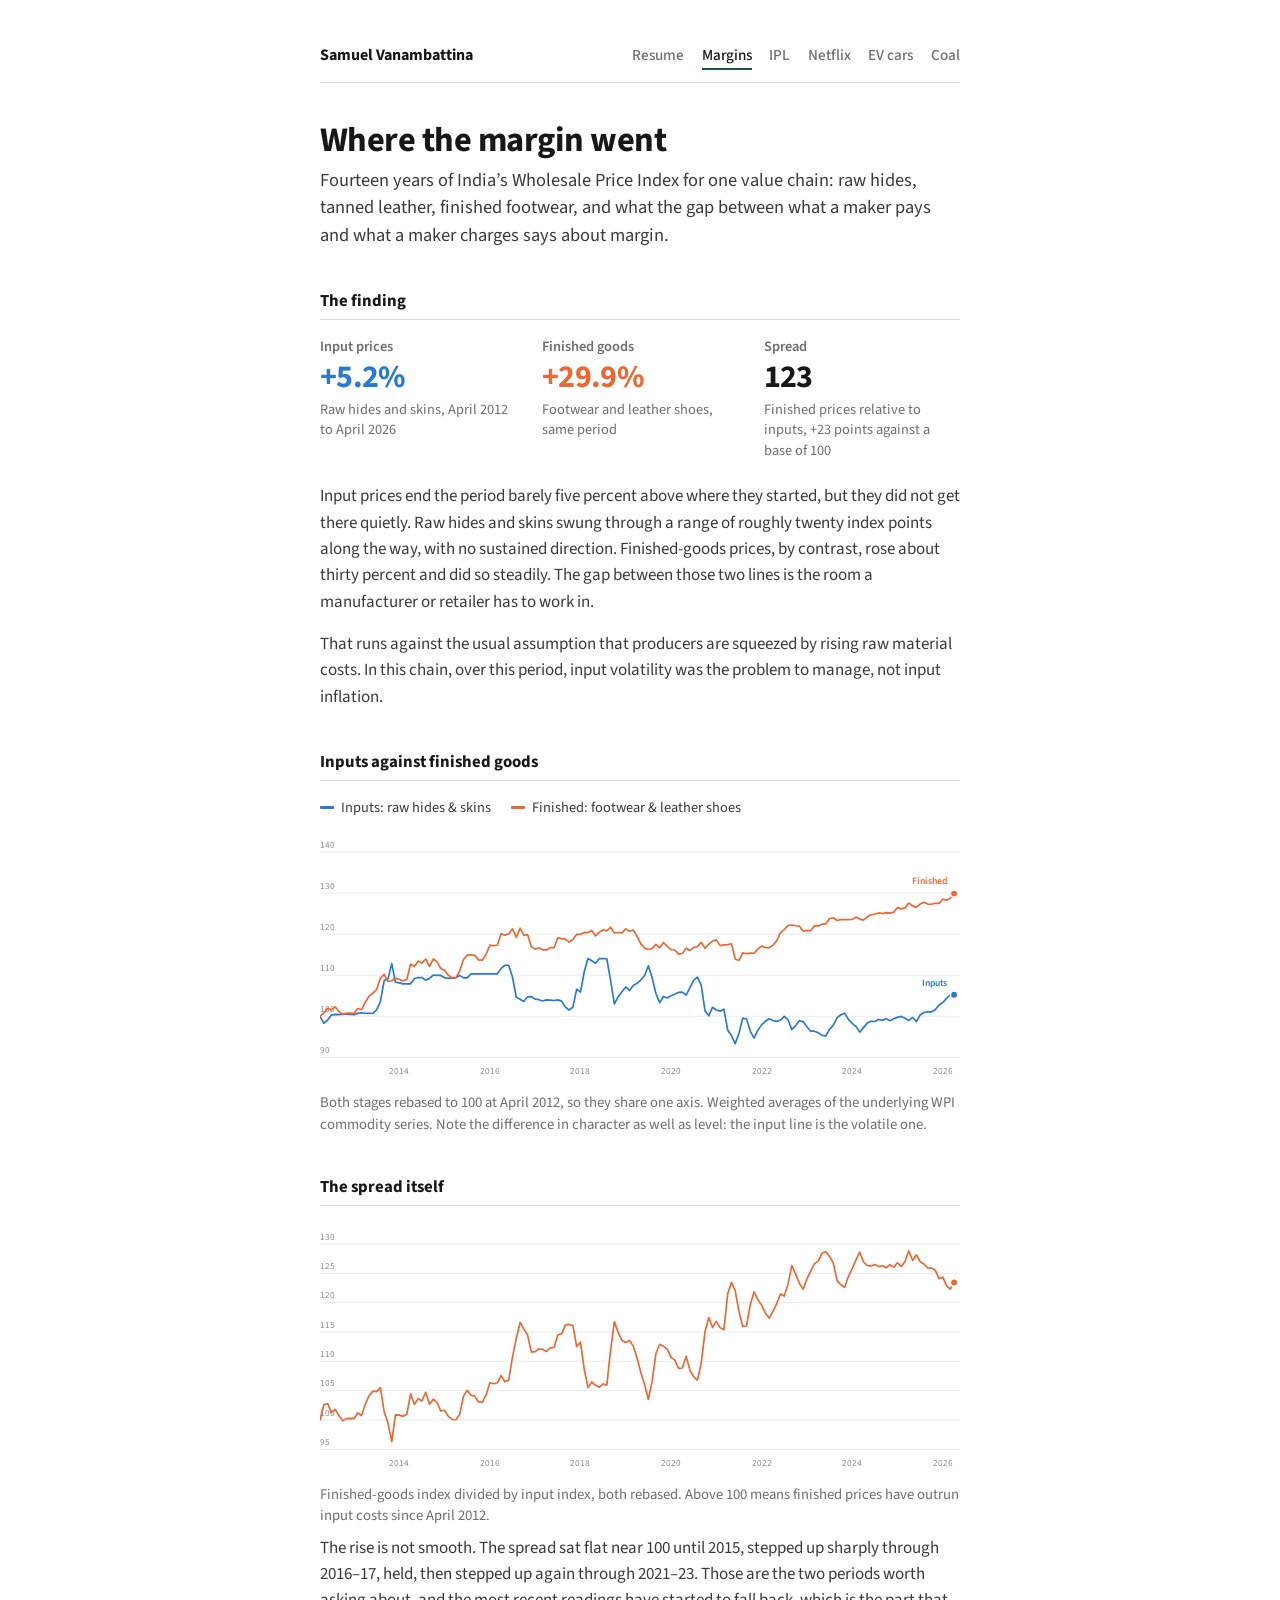
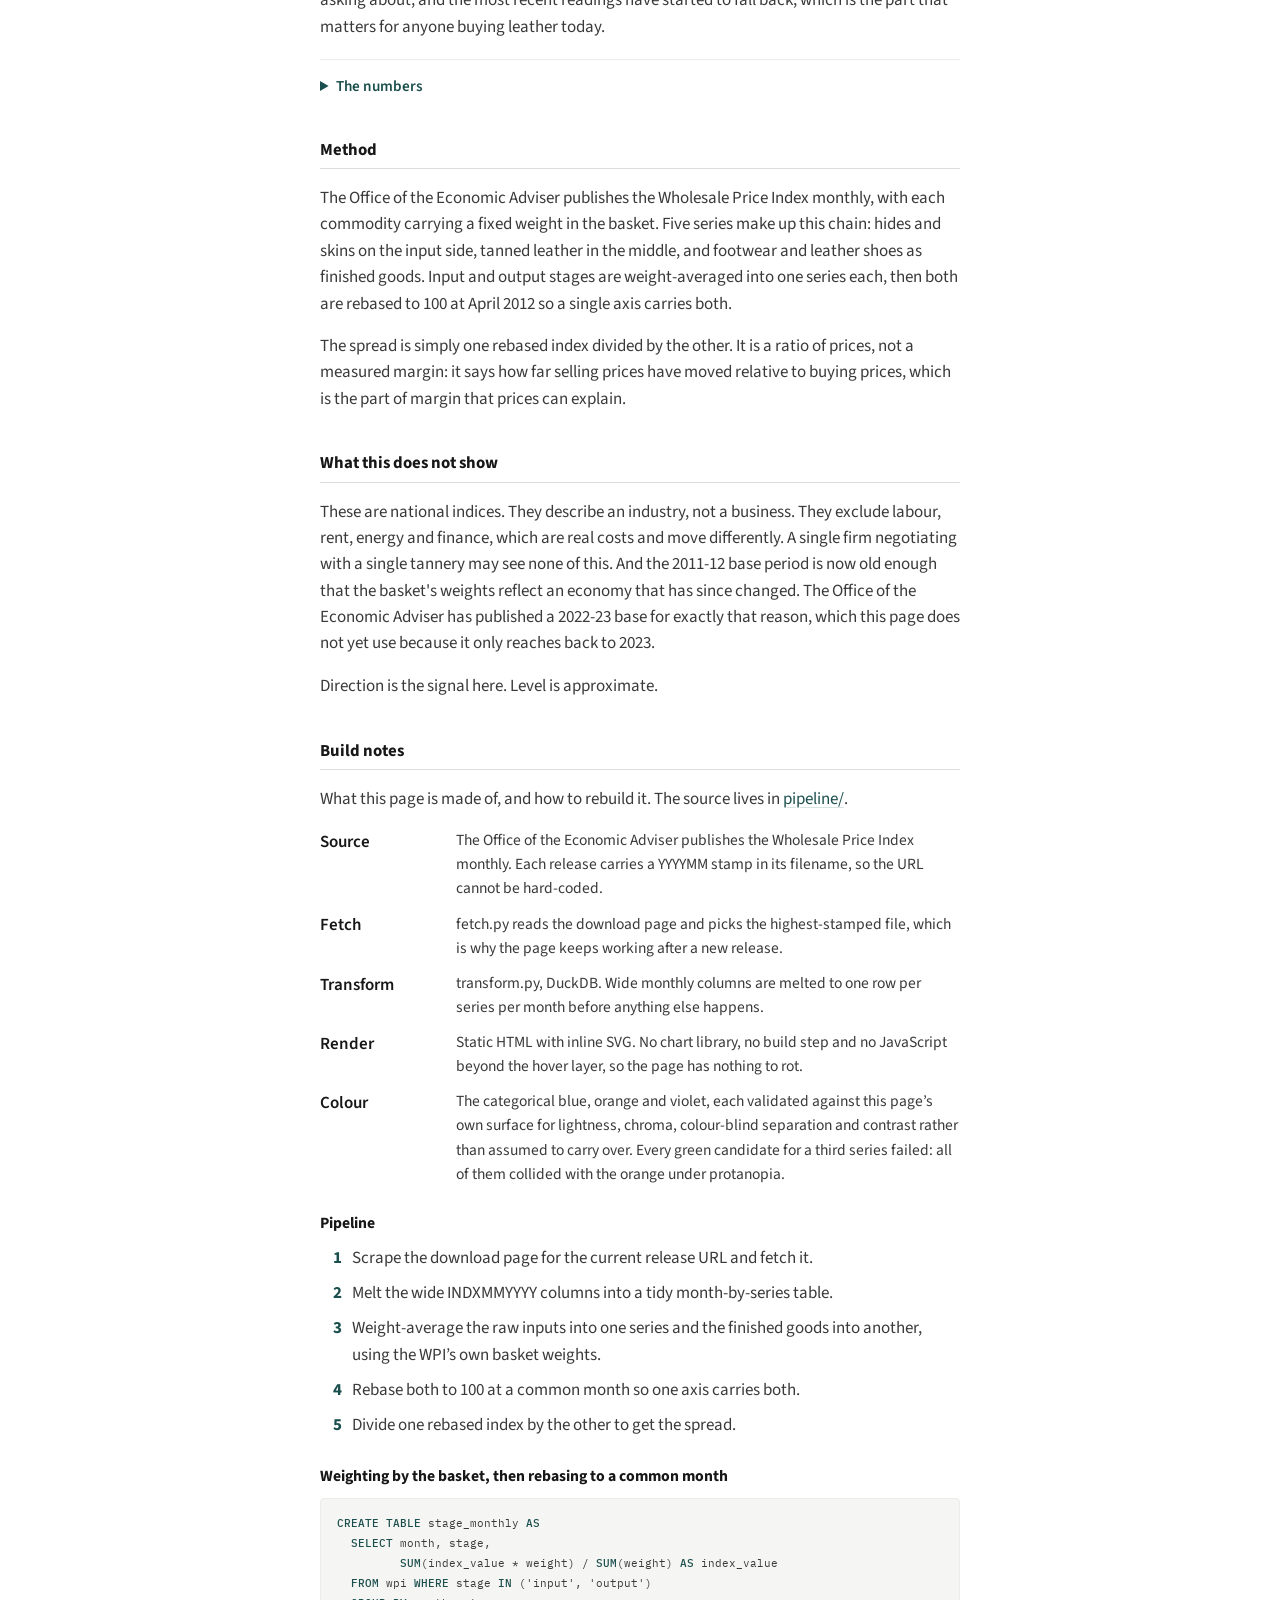
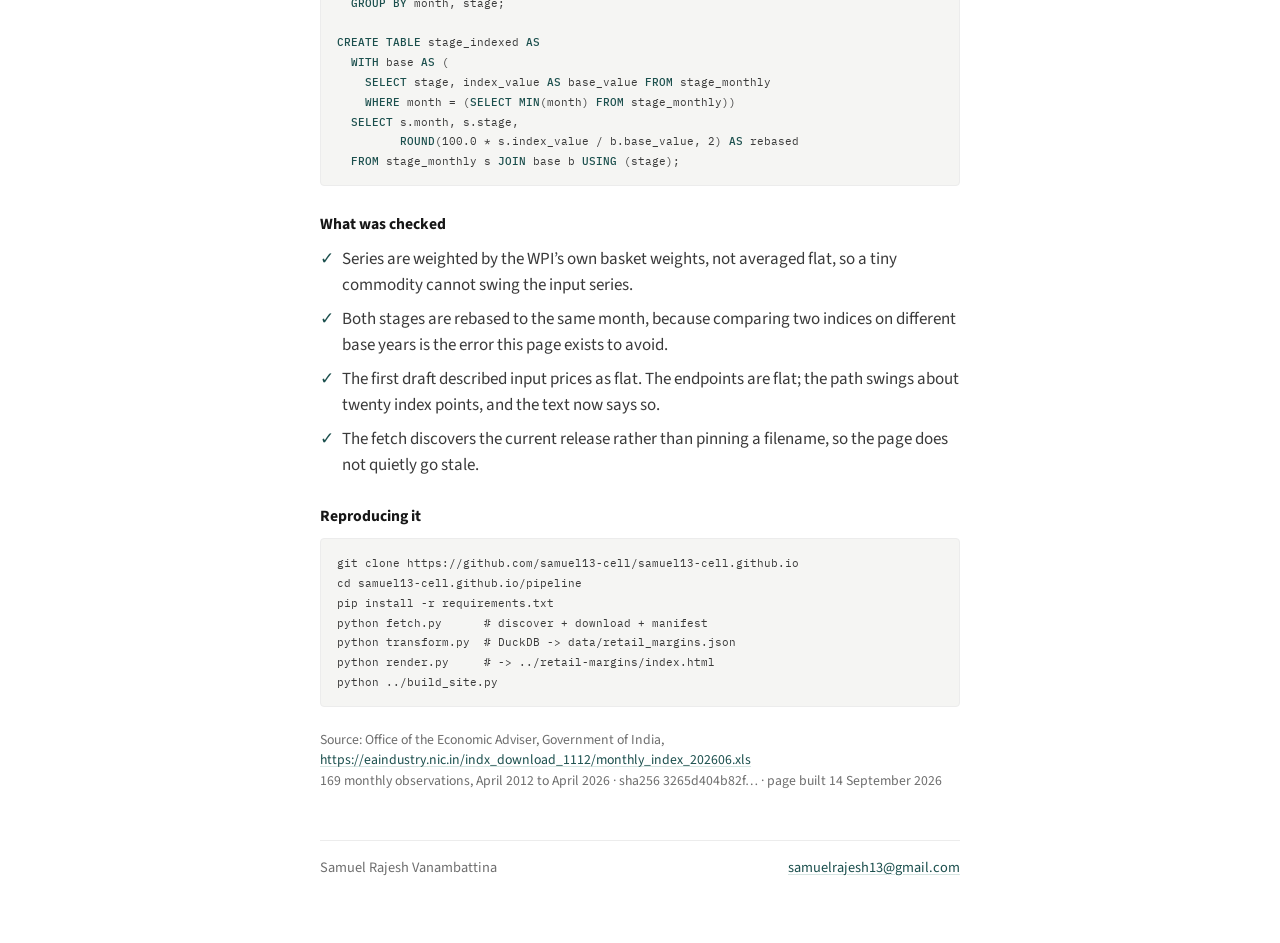
<file: retail-margins/index.html>
<!doctype html>
<html lang="en">
<head>
<meta charset="utf-8">
<meta name="viewport" content="width=device-width,initial-scale=1">
<title>Where the margin went: Indian leather goods</title>
<meta name="description" content="Fourteen years of India's Wholesale Price Index for the leather value chain: raw hides, tanned leather and finished footwear, and what the gap between them says about margin.">
<link rel="icon" href="data:image/svg+xml,<svg xmlns='http://www.w3.org/2000/svg' viewBox='0 0 100 100'><rect width='100' height='100' rx='20' fill='%231f3864'/><text x='50' y='73' font-size='58' font-family='Georgia,serif' fill='%23fff' text-anchor='middle'>S</text></svg>">
<link rel="stylesheet" href="../assets/site.css?v=a720eb83">
</head>
<body>
<main class="sheet">

<!--NAV--><nav class="nav" aria-label="Site">
  <a class="nav-mark" href="../">Samuel Vanambattina</a>
  <ul class="nav-tabs">
    <li><a href="../">Resume</a></li>
    <li><a href="../retail-margins/" aria-current="page">Margins</a></li>
    <li><a href="../ipl-impact/">IPL</a></li>
    <li><a href="../ott-india/">Netflix</a></li>
    <li><a href="../ev-india/">EV cars</a></li>
    <li><a href="../grid-india/">Coal</a></li>
  </ul>
</nav><!--/NAV-->

<h1>Where the margin went</h1>
<p class="standfirst">Fourteen years of India&rsquo;s Wholesale Price Index for one value chain: raw hides,
tanned leather, finished footwear, and what the gap between what a maker pays and what a maker
charges says about margin.</p>

<h2>The finding</h2>
<dl class="kpis">
  <div class="kpi"><dt>Input prices</dt><dd>
    <span class="fig flat">+5.2%</span>
    <span class="note">Raw hides and skins, April 2012 to April 2026</span></dd></div>
  <div class="kpi"><dt>Finished goods</dt><dd>
    <span class="fig up">+29.9%</span>
    <span class="note">Footwear and leather shoes, same period</span></dd></div>
  <div class="kpi"><dt>Spread</dt><dd>
    <span class="fig">123</span>
    <span class="note">Finished prices relative to inputs, +23 points against a
    base of 100</span></dd></div>
</dl>

<p>Input prices end the period barely five percent above where they started, but they did not
get there quietly. Raw hides and skins swung through a range of roughly twenty index points
along the way, with no sustained direction. Finished-goods prices, by contrast, rose about thirty
percent and did so steadily. The gap between those two lines is the room a manufacturer or
retailer has to work in.</p>

<p>That runs against the usual assumption that producers are squeezed by rising raw material
costs. In this chain, over this period, input volatility was the problem to manage, not input
inflation.</p>

<h2>Inputs against finished goods</h2>
<figure>
  <ul class="legend">
    <li><span class="swatch" style="background:var(--c-input)"></span>Inputs: raw hides &amp; skins</li>
    <li><span class="swatch" style="background:var(--c-output)"></span>Finished: footwear &amp; leather shoes</li>
  </ul>
  <div class="chartwrap" id="w1">
    <svg viewBox="0 0 760 300" role="img" aria-label="Two lines indexed to 100 in April 2012. Input prices stay near 100 throughout. Finished goods prices rise steadily to about 130.">
    <line class="grid" x1="0" y1="270.0" x2="760" y2="270.0"/>
    <text class="ax" x="0" y="265.0" text-anchor="start">90</text>
    <line class="grid" x1="0" y1="221.2" x2="760" y2="221.2"/>
    <text class="ax" x="0" y="216.2" text-anchor="start">100</text>
    <line class="grid" x1="0" y1="172.4" x2="760" y2="172.4"/>
    <text class="ax" x="0" y="167.4" text-anchor="start">110</text>
    <line class="grid" x1="0" y1="123.6" x2="760" y2="123.6"/>
    <text class="ax" x="0" y="118.6" text-anchor="start">120</text>
    <line class="grid" x1="0" y1="74.8" x2="760" y2="74.8"/>
    <text class="ax" x="0" y="69.8" text-anchor="start">130</text>
    <line class="grid" x1="0" y1="26.0" x2="760" y2="26.0"/>
    <text class="ax" x="0" y="21.0" text-anchor="start">140</text>
    <text class="ax" x="94.1" y="290" text-anchor="middle">2014</text>
    <text class="ax" x="201.7" y="290" text-anchor="middle">2016</text>
    <text class="ax" x="309.3" y="290" text-anchor="middle">2018</text>
    <text class="ax" x="416.8" y="290" text-anchor="middle">2020</text>
    <text class="ax" x="524.4" y="290" text-anchor="middle">2022</text>
    <text class="ax" x="632.0" y="290" text-anchor="middle">2024</text>
    <text class="ax" x="739.6" y="290" text-anchor="middle">2026</text>
    <path class="ln" fill="none" stroke="var(--c-input)" d="M0.0,221.2 L4.5,229.6 L9.0,225.7 L13.4,219.8 L17.9,219.0 L22.4,219.2 L26.9,218.7 L31.4,218.7 L35.9,219.0 L40.3,219.2 L44.8,217.8 L49.3,217.0 L53.8,217.6 L58.3,217.6 L62.8,217.8 L67.2,213.6 L71.7,203.8 L76.2,178.8 L80.7,177.1 L85.2,158.7 L89.6,180.8 L94.1,181.6 L98.6,182.7 L103.1,182.7 L107.6,182.7 L112.1,176.3 L116.5,175.2 L121.0,175.2 L125.5,178.3 L130.0,176.3 L134.5,172.2 L138.9,172.7 L143.4,172.7 L147.9,175.5 L152.4,175.8 L156.9,175.8 L161.4,175.6 L165.8,172.6 L170.3,175.6 L174.8,175.6 L179.3,170.8 L183.8,170.8 L188.2,170.8 L192.7,170.8 L197.2,170.8 L201.7,170.8 L206.2,170.8 L210.7,170.8 L215.1,164.3 L219.6,160.6 L224.1,160.6 L228.6,174.9 L233.1,198.6 L237.6,200.9 L242.0,203.6 L246.5,198.1 L251.0,197.8 L255.5,200.8 L260.0,201.5 L264.4,203.1 L268.9,201.7 L273.4,202.0 L277.9,202.5 L282.4,201.7 L286.9,203.2 L291.3,210.2 L295.8,213.8 L300.3,210.3 L304.8,189.1 L309.3,192.5 L313.8,168.3 L318.2,152.6 L322.7,155.2 L327.2,158.3 L331.7,152.7 L336.2,152.7 L340.6,152.9 L345.1,178.8 L349.6,206.4 L354.1,197.9 L358.6,192.2 L363.1,186.4 L367.5,190.5 L372.0,184.7 L376.5,182.1 L381.0,178.2 L385.5,172.7 L389.9,161.2 L394.4,175.6 L398.9,194.1 L403.4,205.0 L407.9,197.7 L412.4,199.5 L416.8,196.9 L421.3,195.0 L425.8,192.8 L430.3,192.5 L434.8,196.1 L439.2,187.4 L443.7,178.7 L448.2,174.7 L452.7,184.2 L457.2,214.8 L461.7,220.7 L466.1,210.5 L470.6,213.8 L475.1,215.1 L479.6,212.8 L484.1,237.5 L488.6,244.1 L493.0,253.7 L497.5,241.5 L502.0,223.4 L506.5,224.5 L511.0,238.8 L515.4,247.2 L519.9,238.0 L524.4,231.4 L528.9,227.2 L533.4,224.2 L537.9,226.2 L542.3,227.3 L546.8,225.7 L551.3,221.3 L555.8,225.4 L560.3,237.0 L564.8,232.4 L569.2,226.5 L573.7,227.5 L578.2,233.6 L582.7,238.9 L587.2,238.9 L591.6,240.7 L596.1,243.9 L600.6,244.6 L605.1,236.8 L609.6,231.7 L614.1,222.8 L618.5,219.4 L623.0,217.5 L627.5,224.9 L632.0,229.7 L636.5,233.4 L640.9,240.0 L645.4,234.7 L649.9,229.3 L654.4,227.1 L658.9,227.4 L663.4,225.0 L667.8,226.1 L672.3,224.0 L676.8,226.4 L681.3,224.0 L685.8,222.5 L690.2,221.4 L694.7,223.6 L699.2,226.1 L703.7,222.4 L708.2,227.5 L712.7,219.7 L717.1,216.7 L721.6,215.9 L726.1,215.9 L730.6,213.5 L735.1,207.8 L739.6,204.9 L744.0,199.9 L748.5,195.4 L753.0,195.7"/>
    <circle class="dot" cx="753.0" cy="195.7" r="4.5" fill="var(--c-input)"/>
    <text class="dl" x="745.0" y="184.7" text-anchor="end" fill="var(--c-input)">Inputs</text>
    <path class="ln" fill="none" stroke="var(--c-output)" d="M0.0,221.2 L4.5,217.1 L9.0,212.1 L13.4,213.6 L17.9,210.0 L22.4,215.5 L26.9,219.2 L31.4,217.5 L35.9,217.5 L40.3,218.0 L44.8,212.0 L49.3,213.2 L53.8,204.4 L58.3,197.2 L62.8,193.6 L67.2,189.7 L71.7,175.9 L76.2,171.4 L80.7,179.9 L85.2,179.0 L89.6,176.2 L94.1,177.3 L98.6,179.4 L103.1,177.6 L107.6,159.2 L112.1,162.2 L116.5,155.7 L121.0,158.0 L125.5,153.2 L130.0,162.0 L134.5,153.2 L138.9,156.6 L143.4,164.5 L147.9,166.7 L152.4,172.4 L156.9,175.3 L161.4,175.3 L165.8,167.7 L170.3,154.1 L174.8,148.5 L179.3,148.1 L183.8,148.9 L188.2,154.2 L192.7,154.6 L197.2,147.9 L201.7,136.8 L206.2,137.5 L210.7,136.6 L215.1,123.1 L219.6,124.9 L224.1,123.5 L228.6,117.4 L233.1,127.6 L237.6,116.5 L242.0,125.1 L246.5,124.2 L251.0,138.7 L255.5,141.5 L260.0,139.9 L264.4,142.3 L268.9,142.4 L273.4,139.7 L277.9,139.8 L282.4,128.1 L286.9,129.0 L291.3,129.5 L295.8,133.1 L300.3,130.0 L304.8,124.0 L309.3,124.0 L313.8,121.6 L318.2,121.8 L322.7,119.3 L327.2,125.8 L331.7,121.6 L336.2,118.5 L340.6,119.8 L345.1,115.5 L349.6,122.3 L354.1,121.7 L358.6,122.1 L363.1,117.4 L367.5,120.3 L372.0,118.7 L376.5,126.4 L381.0,135.3 L385.5,140.3 L389.9,141.9 L394.4,140.6 L398.9,135.8 L403.4,139.9 L407.9,133.6 L412.4,138.2 L416.8,142.2 L421.3,142.5 L425.8,147.4 L430.3,146.7 L434.8,140.4 L439.2,143.0 L443.7,139.7 L448.2,138.3 L452.7,133.4 L457.2,140.4 L461.7,135.5 L466.1,131.9 L470.6,130.5 L475.1,137.3 L479.6,136.5 L484.1,136.2 L488.6,135.1 L493.0,153.2 L497.5,154.9 L502.0,146.0 L506.5,146.9 L511.0,146.2 L515.4,146.4 L519.9,141.4 L524.4,137.9 L528.9,139.5 L533.4,140.0 L537.9,136.7 L542.3,131.7 L546.8,121.8 L551.3,118.2 L555.8,113.3 L560.3,112.8 L564.8,113.7 L569.2,114.1 L573.7,120.3 L578.2,119.2 L582.7,119.6 L587.2,113.6 L591.6,113.9 L596.1,111.8 L600.6,111.5 L605.1,105.1 L609.6,104.2 L614.1,107.5 L618.5,106.5 L623.0,106.5 L627.5,106.6 L632.0,106.0 L636.5,103.5 L640.9,105.8 L645.4,107.0 L649.9,103.1 L654.4,100.6 L658.9,99.8 L663.4,98.5 L667.8,99.2 L672.3,98.2 L676.8,98.7 L681.3,97.6 L685.8,92.1 L690.2,93.7 L694.7,92.5 L699.2,86.8 L703.7,90.1 L708.2,91.9 L712.7,87.8 L717.1,85.8 L721.6,88.0 L726.1,88.2 L730.6,87.0 L735.1,87.1 L739.6,82.2 L744.0,83.3 L748.5,80.9 L753.0,75.5"/>
    <circle class="dot" cx="753.0" cy="75.5" r="4.5" fill="var(--c-output)"/>
    <text class="dl" x="745.0" y="64.5" text-anchor="end" fill="var(--c-output)">Finished</text>
    <line class="cross" x1="0" y1="26" x2="0" y2="270" style="opacity:0"/>
    </svg>
    <div class="tip" id="t1"></div>
  </div>
  <figcaption>Both stages rebased to 100 at April 2012, so they share one axis. Weighted
  averages of the underlying WPI commodity series. Note the difference in character as well as
  level: the input line is the volatile one.</figcaption>
</figure>

<h2>The spread itself</h2>
<figure>
  <div class="chartwrap" id="w2">
    <svg viewBox="0 0 760 300" role="img" aria-label="A single line showing finished-goods prices relative to input prices, rising from 100 in 2012 to about 123, with step changes around 2016 and 2021.">
    <line class="grid" x1="0" y1="270.0" x2="760" y2="270.0"/>
    <text class="ax" x="0" y="265.0" text-anchor="start">95</text>
    <line class="grid" x1="0" y1="235.1" x2="760" y2="235.1"/>
    <text class="ax" x="0" y="230.1" text-anchor="start">100</text>
    <line class="grid" x1="0" y1="200.3" x2="760" y2="200.3"/>
    <text class="ax" x="0" y="195.3" text-anchor="start">105</text>
    <line class="grid" x1="0" y1="165.4" x2="760" y2="165.4"/>
    <text class="ax" x="0" y="160.4" text-anchor="start">110</text>
    <line class="grid" x1="0" y1="130.6" x2="760" y2="130.6"/>
    <text class="ax" x="0" y="125.6" text-anchor="start">115</text>
    <line class="grid" x1="0" y1="95.7" x2="760" y2="95.7"/>
    <text class="ax" x="0" y="90.7" text-anchor="start">120</text>
    <line class="grid" x1="0" y1="60.9" x2="760" y2="60.9"/>
    <text class="ax" x="0" y="55.9" text-anchor="start">125</text>
    <line class="grid" x1="0" y1="26.0" x2="760" y2="26.0"/>
    <text class="ax" x="0" y="21.0" text-anchor="start">130</text>
    <text class="ax" x="94.1" y="290" text-anchor="middle">2014</text>
    <text class="ax" x="201.7" y="290" text-anchor="middle">2016</text>
    <text class="ax" x="309.3" y="290" text-anchor="middle">2018</text>
    <text class="ax" x="416.8" y="290" text-anchor="middle">2020</text>
    <text class="ax" x="524.4" y="290" text-anchor="middle">2022</text>
    <text class="ax" x="632.0" y="290" text-anchor="middle">2024</text>
    <text class="ax" x="739.6" y="290" text-anchor="middle">2026</text>
    <path class="ln" fill="none" stroke="var(--c-output)" d="M0.0,235.1 L4.5,217.0 L9.0,215.6 L13.4,226.3 L17.9,222.4 L22.4,229.8 L26.9,236.0 L31.4,233.5 L35.9,233.1 L40.3,233.4 L44.8,226.8 L49.3,229.8 L53.8,216.4 L58.3,206.2 L62.8,200.8 L67.2,201.4 L71.7,196.6 L76.2,225.5 L80.7,238.8 L85.2,260.8 L89.6,229.1 L94.1,229.4 L98.6,230.8 L103.1,228.3 L107.6,204.0 L112.1,216.6 L116.5,209.7 L121.0,212.6 L125.5,202.2 L130.0,216.4 L134.5,210.5 L138.9,214.2 L143.4,224.5 L147.9,223.6 L152.4,230.8 L156.9,234.5 L161.4,234.8 L165.8,228.7 L170.3,207.2 L174.8,199.7 L179.3,205.8 L183.8,206.8 L188.2,213.7 L192.7,214.2 L197.2,205.4 L201.7,191.1 L206.2,192.1 L210.7,190.9 L215.1,182.4 L219.6,189.8 L224.1,187.9 L228.6,160.1 L233.1,138.1 L237.6,119.3 L242.0,126.9 L246.5,134.3 L251.0,154.6 L255.5,153.9 L260.0,150.5 L264.4,151.3 L268.9,153.8 L273.4,149.5 L277.9,148.8 L282.4,134.1 L286.9,132.9 L291.3,122.5 L295.8,121.6 L300.3,122.9 L304.8,147.9 L309.3,142.8 L313.8,174.9 L318.2,196.7 L322.7,190.0 L327.2,194.0 L331.7,196.2 L336.2,192.3 L340.6,193.7 L345.1,151.9 L349.6,118.6 L354.1,131.3 L358.6,140.7 L363.1,143.2 L367.5,140.8 L372.0,147.4 L376.5,161.5 L381.0,178.9 L385.5,193.0 L389.9,210.6 L394.4,189.3 L398.9,156.2 L403.4,145.2 L407.9,147.7 L412.4,151.3 L416.8,160.7 L421.3,164.0 L425.8,173.8 L430.3,173.4 L434.8,159.6 L439.2,175.8 L443.7,183.8 L448.2,187.7 L452.7,167.7 L457.2,130.4 L461.7,113.5 L466.1,125.3 L470.6,118.0 L475.1,125.4 L479.6,128.1 L484.1,85.6 L488.6,71.7 L493.0,81.4 L497.5,106.1 L502.0,124.1 L506.5,123.5 L511.0,97.9 L515.4,83.1 L519.9,92.2 L524.4,98.7 L528.9,108.3 L533.4,114.1 L537.9,106.0 L542.3,96.9 L546.8,85.4 L551.3,87.9 L555.8,73.5 L560.3,51.8 L564.8,61.6 L569.2,72.8 L573.7,80.0 L578.2,67.5 L582.7,58.3 L587.2,49.5 L591.6,46.4 L596.1,37.2 L600.6,35.3 L605.1,40.8 L609.6,48.9 L614.1,69.9 L618.5,74.5 L623.0,77.7 L627.5,64.8 L632.0,55.3 L636.5,44.9 L640.9,35.7 L645.4,47.5 L649.9,51.7 L654.4,52.3 L658.9,50.5 L663.4,53.0 L667.8,52.0 L672.3,54.3 L676.8,50.7 L681.3,53.6 L685.8,48.4 L690.2,52.7 L694.7,46.8 L699.2,34.1 L703.7,45.7 L708.2,39.0 L712.7,47.2 L717.1,49.9 L721.6,54.4 L726.1,54.7 L730.6,57.2 L735.1,67.3 L739.6,65.5 L744.0,75.5 L748.5,79.8 L753.0,71.9"/>
    <circle class="dot" cx="753.0" cy="71.9" r="4.5" fill="var(--c-output)"/>
    <line class="cross" x1="0" y1="26" x2="0" y2="270" style="opacity:0"/>
    </svg>
    <div class="tip" id="t2"></div>
  </div>
  <figcaption>Finished-goods index divided by input index, both rebased. Above 100 means
  finished prices have outrun input costs since April 2012.</figcaption>
</figure>

<p>The rise is not smooth. The spread sat flat near 100 until 2015, stepped up sharply through
2016&ndash;17, held, then stepped up again through 2021&ndash;23. Those are the two periods worth
asking about, and the most recent readings have started to fall back, which is the part
that matters for anyone buying leather today.</p>

<details>
  <summary>The numbers</summary>
  <div class="tablewrap">
    <table>
      <thead><tr><th scope="col">Month</th><th scope="col">Inputs</th>
        <th scope="col">Finished</th><th scope="col">Spread</th></tr></thead>
      <tbody id="tb"></tbody>
    </table>
  </div>
</details>

<h2>Method</h2>
<p>The Office of the Economic Adviser publishes the Wholesale Price Index monthly, with each
commodity carrying a fixed weight in the basket. Five series make up this chain: hides and
skins on the input side, tanned leather in the middle, and footwear and leather shoes as
finished goods. Input and output stages are weight-averaged into one series each, then both
are rebased to 100 at April 2012 so a single axis carries both.</p>
<p>The spread is simply one rebased index divided by the other. It is a ratio of prices, not a
measured margin: it says how far selling prices have moved relative to buying prices, which is
the part of margin that prices can explain.</p>

<h2>What this does not show</h2>
<p>These are national indices. They describe an industry, not a business. They exclude labour,
rent, energy and finance, which are real costs and move differently. A single firm negotiating
with a single tannery may see none of this. And the 2011-12 base period is now old enough that
the basket's weights reflect an economy that has since changed. The Office of the Economic
Adviser has published a 2022-23 base for exactly that reason, which this page does not yet use
because it only reaches back to 2023.</p>
<p>Direction is the signal here. Level is approximate.</p>

<h2>Build notes</h2>
<p>What this page is made of, and how to rebuild it. The source lives in
<a href="https://github.com/samuel13-cell/samuel13-cell.github.io/tree/main/pipeline/">pipeline/</a>.</p>

<dl class="stack">
    <dt>Source</dt><dd>The Office of the Economic Adviser publishes the Wholesale Price Index monthly. Each release carries a YYYYMM stamp in its filename, so the URL cannot be hard-coded.</dd>
    <dt>Fetch</dt><dd>fetch.py reads the download page and picks the highest-stamped file, which is why the page keeps working after a new release.</dd>
    <dt>Transform</dt><dd>transform.py, DuckDB. Wide monthly columns are melted to one row per series per month before anything else happens.</dd>
    <dt>Render</dt><dd>Static HTML with inline SVG. No chart library, no build step and no JavaScript beyond the hover layer, so the page has nothing to rot.</dd>
    <dt>Colour</dt><dd>The categorical blue, orange and violet, each validated against this page’s own surface for lightness, chroma, colour-blind separation and contrast rather than assumed to carry over. Every green candidate for a third series failed: all of them collided with the orange under protanopia.</dd>
</dl>

<h3 class="sub">Pipeline</h3>
<ol class="steps">
    <li>Scrape the download page for the current release URL and fetch it.</li>
    <li>Melt the wide INDXMMYYYY columns into a tidy month-by-series table.</li>
    <li>Weight-average the raw inputs into one series and the finished goods into another, using the WPI’s own basket weights.</li>
    <li>Rebase both to 100 at a common month so one axis carries both.</li>
    <li>Divide one rebased index by the other to get the spread.</li>
</ol>

<h3 class="sub">Weighting by the basket, then rebasing to a common month</h3>
<pre><code><b>CREATE TABLE</b> stage_monthly <b>AS</b>
  <b>SELECT</b> month, stage,
         <b>SUM</b>(index_value * weight) / <b>SUM</b>(weight) <b>AS</b> index_value
  <b>FROM</b> wpi <b>WHERE</b> stage <b>IN</b> ('input', 'output')
  <b>GROUP BY</b> month, stage;

<b>CREATE TABLE</b> stage_indexed <b>AS</b>
  <b>WITH</b> base <b>AS</b> (
    <b>SELECT</b> stage, index_value <b>AS</b> base_value <b>FROM</b> stage_monthly
    <b>WHERE</b> month = (<b>SELECT</b> <b>MIN</b>(month) <b>FROM</b> stage_monthly))
  <b>SELECT</b> s.month, s.stage,
         <b>ROUND</b>(100.0 * s.index_value / b.base_value, 2) <b>AS</b> rebased
  <b>FROM</b> stage_monthly s <b>JOIN</b> base b <b>USING</b> (stage);</code></pre>

<h3 class="sub">What was checked</h3>
<ul class="checks">
    <li>Series are weighted by the WPI’s own basket weights, not averaged flat, so a tiny commodity cannot swing the input series.</li>
    <li>Both stages are rebased to the same month, because comparing two indices on different base years is the error this page exists to avoid.</li>
    <li>The first draft described input prices as flat. The endpoints are flat; the path swings about twenty index points, and the text now says so.</li>
    <li>The fetch discovers the current release rather than pinning a filename, so the page does not quietly go stale.</li>
</ul>

<h3 class="sub">Reproducing it</h3>
<pre><code>git clone https://github.com/samuel13-cell/samuel13-cell.github.io
cd samuel13-cell.github.io/pipeline
pip install -r requirements.txt
python fetch.py      # discover + download + manifest
python transform.py  # DuckDB -&gt; data/retail_margins.json
python render.py     # -&gt; ../retail-margins/index.html
python ../build_site.py</code></pre>

<div class="prov">
  Source: Office of the Economic Adviser, Government of India,
  <a href="https://eaindustry.nic.in/indx_download_1112/monthly_index_202606.xls">https://eaindustry.nic.in/indx_download_1112/monthly_index_202606.xls</a><br>
  169 monthly observations, April 2012 to April 2026 &middot; sha256 3265d404b82f&hellip; &middot;
  page built 14 September 2026
</div>

<footer class="colophon">
  <span>Samuel Rajesh Vanambattina</span>
  <span><a href="mailto:samuelrajesh13@gmail.com">samuelrajesh13@gmail.com</a></span>
</footer>

</main>

<script>
const DATA = [["2012-04",100.0,100.0,100.0],["2012-05",98.28,100.84,102.6],["2012-06",99.08,101.86,102.81],["2012-07",100.29,101.56,101.27],["2012-08",100.46,102.3,101.83],["2012-09",100.4,101.17,100.77],["2012-10",100.52,100.4,99.88],["2012-11",100.52,100.76,100.24],["2012-12",100.46,100.76,100.3],["2013-01",100.4,100.65,100.25],["2013-02",100.69,101.89,101.19],["2013-03",100.86,101.64,100.77],["2013-04",100.74,103.45,102.69],["2013-05",100.74,104.92,104.15],["2013-06",100.7,105.66,104.93],["2013-07",101.55,106.46,104.84],["2013-08",103.56,109.29,105.53],["2013-09",108.69,110.2,101.39],["2013-10",109.04,108.46,99.47],["2013-11",112.8,108.65,96.32],["2013-12",108.28,109.22,100.87],["2014-01",108.11,109.0,100.82],["2014-02",107.88,108.56,100.63],["2014-03",107.88,108.94,100.98],["2014-04",107.88,112.7,104.47],["2014-05",109.2,112.1,102.66],["2014-06",109.43,113.42,103.65],["2014-07",109.43,112.96,103.23],["2014-08",108.8,113.94,104.72],["2014-09",109.2,112.14,102.69],["2014-10",110.05,113.94,103.53],["2014-11",109.93,113.24,103.01],["2014-12",109.93,111.61,101.53],["2015-01",109.36,111.17,101.66],["2015-02",109.3,109.99,100.63],["2015-03",109.3,109.4,100.09],["2015-04",109.35,109.4,100.05],["2015-05",109.95,110.96,100.92],["2015-06",109.35,113.74,104.01],["2015-07",109.35,114.9,105.08],["2015-08",110.33,114.98,104.21],["2015-09",110.33,114.82,104.07],["2015-10",110.33,113.73,103.08],["2015-11",110.33,113.65,103.01],["2015-12",110.33,115.03,104.26],["2016-01",110.33,117.3,106.32],["2016-02",110.33,117.15,106.18],["2016-03",110.33,117.34,106.35],["2016-04",111.66,120.1,107.56],["2016-05",112.41,119.73,106.51],["2016-06",112.41,120.02,106.77],["2016-07",109.49,121.27,110.76],["2016-08",104.63,119.19,113.92],["2016-09",104.16,121.46,116.61],["2016-10",103.6,119.69,115.53],["2016-11",104.73,119.87,114.46],["2016-12",104.79,116.9,111.56],["2017-01",104.19,116.33,111.65],["2017-02",104.03,116.66,112.14],["2017-03",103.7,116.16,112.02],["2017-04",104.0,116.14,111.67],["2017-05",103.94,116.71,112.29],["2017-06",103.83,116.69,112.39],["2017-07",104.0,119.08,114.5],["2017-08",103.69,118.9,114.67],["2017-09",102.26,118.79,116.16],["2017-10",101.51,118.05,116.29],["2017-11",102.23,118.69,116.1],["2017-12",106.58,119.91,112.51],["2018-01",105.88,119.91,113.25],["2018-02",110.84,120.42,108.64],["2018-03",114.06,120.36,105.52],["2018-04",113.53,120.88,106.47],["2018-05",112.88,119.54,105.9],["2018-06",114.03,120.4,105.59],["2018-07",114.03,121.04,106.15],["2018-08",114.0,120.77,105.94],["2018-09",108.68,121.66,111.94],["2018-10",103.03,120.26,116.72],["2018-11",104.78,120.38,114.89],["2018-12",105.94,120.3,113.55],["2019-01",107.14,121.27,113.19],["2019-02",106.29,120.67,113.53],["2019-03",107.48,121.0,112.58],["2019-04",108.02,119.43,110.56],["2019-05",108.82,117.6,108.07],["2019-06",109.93,116.57,106.04],["2019-07",112.29,116.24,103.52],["2019-08",109.34,116.52,106.57],["2019-09",105.55,117.51,111.33],["2019-10",103.32,116.65,112.9],["2019-11",104.81,117.95,112.54],["2019-12",104.45,117.0,112.02],["2020-01",104.98,116.19,110.68],["2020-02",105.37,116.13,110.21],["2020-03",105.81,115.12,108.8],["2020-04",105.88,115.26,108.86],["2020-05",105.15,116.55,110.84],["2020-06",106.93,116.03,108.51],["2020-07",108.7,116.71,107.37],["2020-08",109.53,116.98,106.8],["2020-09",107.58,117.99,109.68],["2020-10",101.32,116.55,115.03],["2020-11",100.1,117.57,117.45],["2020-12",102.19,118.29,115.75],["2021-01",101.52,118.58,116.8],["2021-02",101.26,117.2,115.74],["2021-03",101.73,117.35,115.35],["2021-04",96.67,117.41,121.45],["2021-05",95.3,117.64,123.44],["2021-06",93.34,113.93,122.06],["2021-07",95.84,113.58,118.51],["2021-08",99.55,115.41,115.93],["2021-09",99.32,115.22,116.01],["2021-10",96.39,115.37,119.69],["2021-11",94.67,115.32,121.81],["2021-12",96.56,116.36,120.51],["2022-01",97.91,117.07,119.57],["2022-02",98.77,116.74,118.19],["2022-03",99.38,116.63,117.36],["2022-04",98.97,117.31,118.53],["2022-05",98.76,118.34,119.83],["2022-06",99.08,120.36,121.48],["2022-07",99.98,121.1,121.12],["2022-08",99.13,122.11,123.18],["2022-09",96.77,122.22,126.3],["2022-10",97.71,122.03,124.89],["2022-11",98.92,121.95,123.28],["2022-12",98.7,120.67,122.26],["2023-01",97.46,120.9,124.05],["2023-02",96.37,120.81,125.36],["2023-03",96.38,122.05,126.63],["2023-04",96.0,121.99,127.07],["2023-05",95.35,122.42,128.39],["2023-06",95.2,122.48,128.66],["2023-07",96.81,123.8,127.88],["2023-08",97.84,123.98,126.72],["2023-09",99.67,123.3,123.71],["2023-10",100.37,123.51,123.05],["2023-11",100.76,123.51,122.58],["2023-12",99.24,123.49,124.44],["2024-01",98.26,123.61,125.8],["2024-02",97.5,124.11,127.29],["2024-03",96.14,123.65,128.61],["2024-04",97.23,123.4,126.92],["2024-05",98.33,124.21,126.32],["2024-06",98.8,124.72,126.23],["2024-07",98.73,124.87,126.48],["2024-08",99.23,125.15,126.12],["2024-09",99.0,125.01,126.27],["2024-10",99.42,125.21,125.94],["2024-11",98.94,125.11,126.45],["2024-12",99.43,125.32,126.04],["2025-01",99.74,126.45,126.78],["2025-02",99.96,126.12,126.17],["2025-03",99.5,126.37,127.01],["2025-04",98.99,127.54,128.84],["2025-05",99.75,126.86,127.18],["2025-06",98.71,126.49,128.14],["2025-07",100.3,127.34,126.96],["2025-08",100.93,127.75,126.57],["2025-09",101.09,127.29,125.92],["2025-10",101.09,127.25,125.88],["2025-11",101.58,127.5,125.52],["2025-12",102.75,127.48,124.07],["2026-01",103.35,128.49,124.33],["2026-02",104.36,128.26,122.9],["2026-03",105.28,128.74,122.28],["2026-04",105.22,129.86,123.42]];
const PAD = {l:0, r:7, t:26, b:30}, W = 760, H = 300;

const tb = document.getElementById('tb');
const frag = document.createDocumentFragment();
for (let i = DATA.length - 1; i >= 0; i--) {
  const tr = document.createElement('tr');
  DATA[i].forEach((v, j) => {
    const td = document.createElement('td');
    td.textContent = j === 0 ? v : v.toFixed(1);
    tr.appendChild(td);
  });
  frag.appendChild(tr);
}
tb.appendChild(frag);

function wire(wrapId, tipId, cols) {
  const wrap = document.getElementById(wrapId);
  const svg = wrap.querySelector('svg');
  const tip = document.getElementById(tipId);
  const cross = svg.querySelector('.cross');
  const iw = W - PAD.l - PAD.r;

  function at(ev) {
    const r = svg.getBoundingClientRect();
    const px = ((ev.clientX - r.left) / r.width) * W;
    let i = Math.round(((px - PAD.l) / iw) * (DATA.length - 1));
    i = Math.max(0, Math.min(DATA.length - 1, i));
    const x = PAD.l + iw * i / (DATA.length - 1);

    cross.setAttribute('x1', x); cross.setAttribute('x2', x);
    cross.style.opacity = '.45';

    tip.textContent = '';
    const m = document.createElement('div');
    m.className = 'm'; m.textContent = DATA[i][0];
    tip.appendChild(m);
    cols.forEach(c => {
      const row = document.createElement('div'); row.className = 'row';
      const k = document.createElement('span');
      k.className = 'k'; k.style.background = `var(${c.var})`;
      const b = document.createElement('b'); b.textContent = DATA[i][c.idx].toFixed(1);
      const n = document.createTextNode(' ' + c.label);
      row.append(k, b, n); tip.appendChild(row);
    });

    const left = (x / W) * r.width;
    tip.style.left = Math.max(84, Math.min(r.width - 84, left)) + 'px';
    tip.style.top = '52px';
    tip.style.opacity = '1';
  }

  svg.addEventListener('pointermove', at);
  svg.addEventListener('pointerdown', at);
  svg.addEventListener('pointerleave', () => {
    tip.style.opacity = '0'; cross.style.opacity = '0';
  });
}

wire('w1', 't1', [{idx:1, label:'Inputs', var:'--c-input'},
                  {idx:2, label:'Finished', var:'--c-output'}]);
wire('w2', 't2', [{idx:3, label:'Spread', var:'--c-output'}]);
</script>
</body>
</html>
</file>
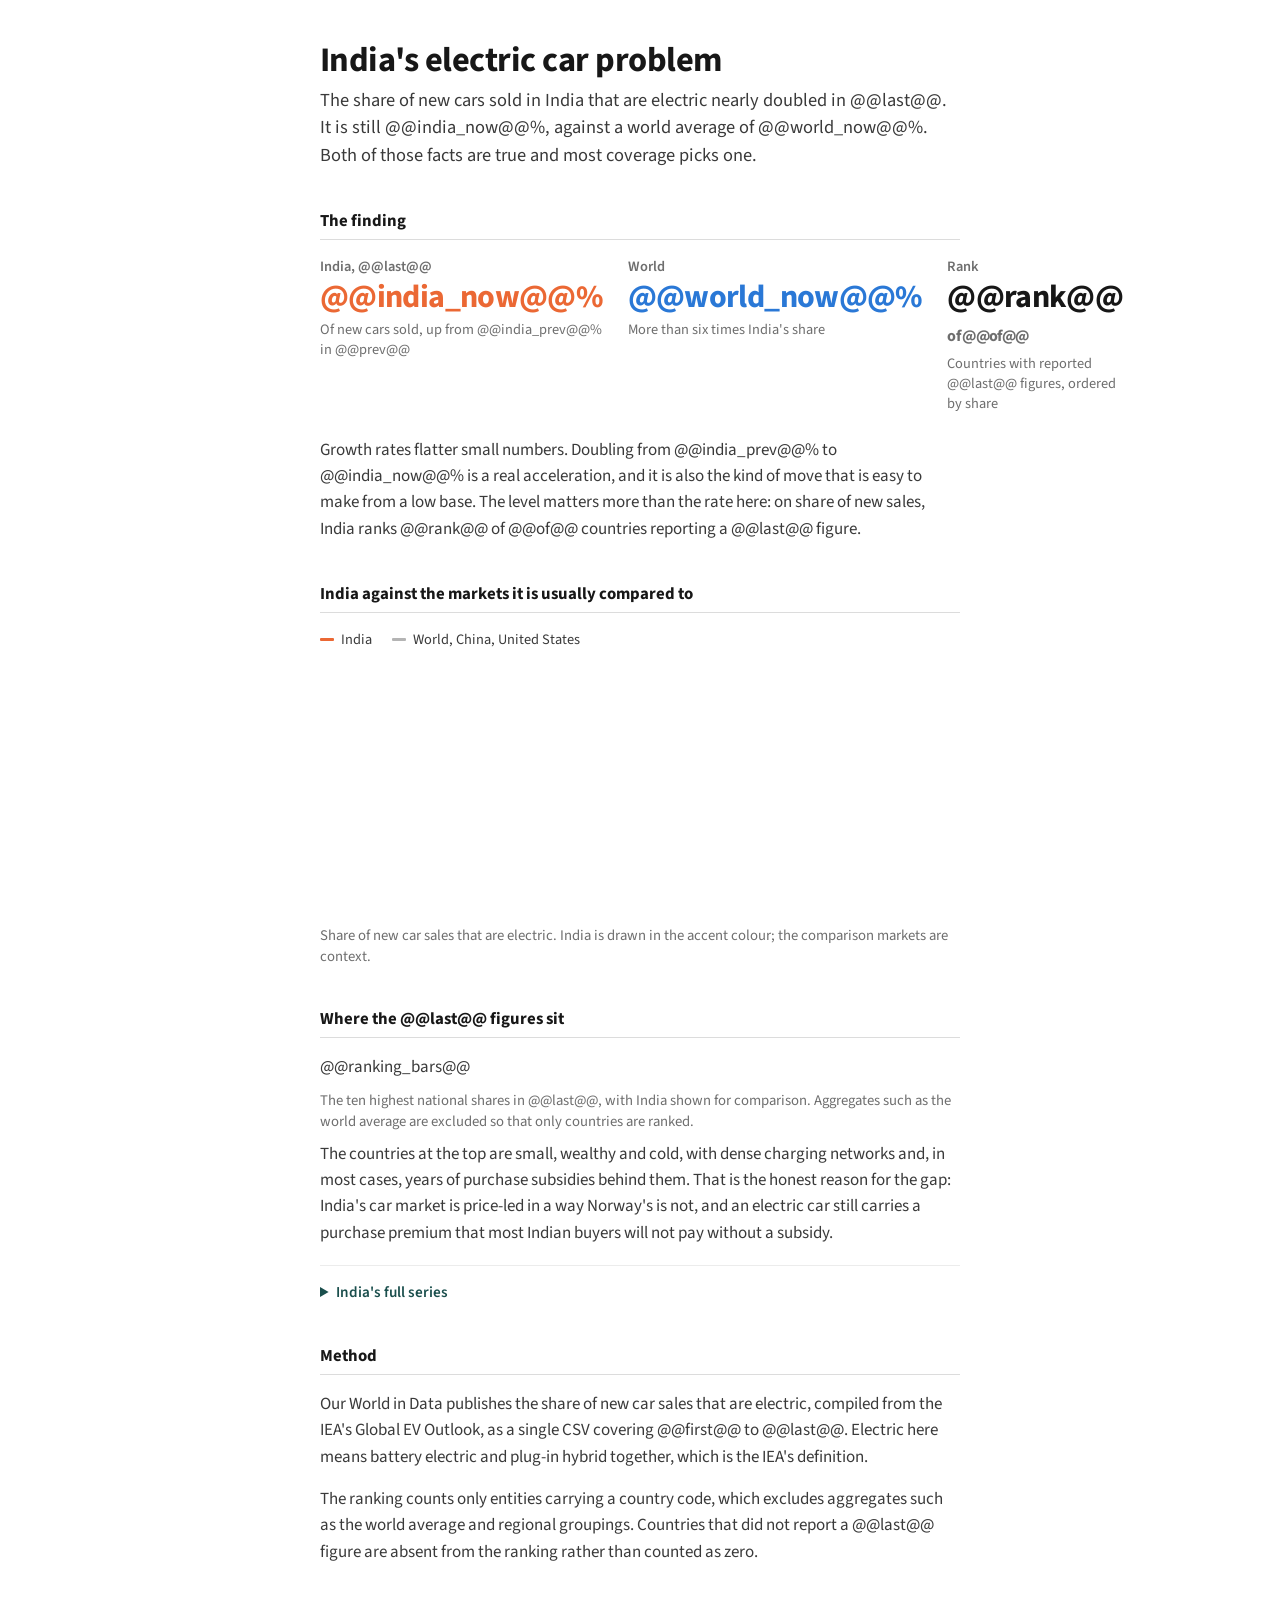
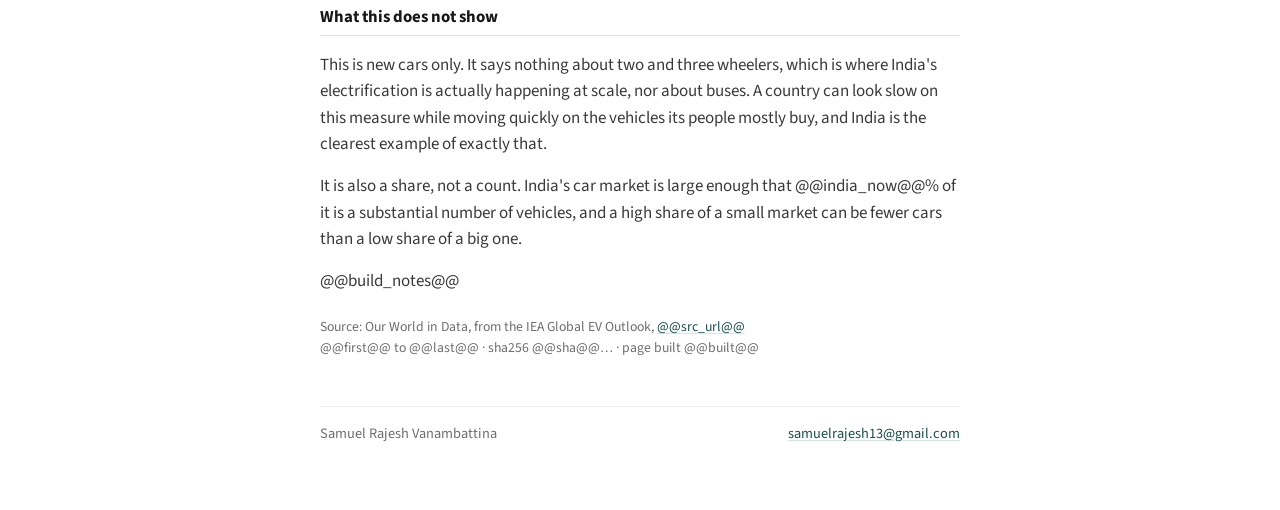
<file: pipeline/ev_template.html>
<!doctype html>
<html lang="en">
<head>
<meta charset="utf-8">
<meta name="viewport" content="width=device-width,initial-scale=1">
<title>India's electric car problem</title>
<meta name="description" content="India's share of new cars sold that are electric doubled in 2025, to 4 percent. The world average is 25 percent. What the gap actually looks like.">
<link rel="icon" href="data:image/svg+xml,<svg xmlns='http://www.w3.org/2000/svg' viewBox='0 0 100 100'><rect width='100' height='100' rx='20' fill='%231f3864'/><text x='50' y='73' font-size='58' font-family='Georgia,serif' fill='%23fff' text-anchor='middle'>S</text></svg>">
<link rel="stylesheet" href="../assets/site.css">
</head>
<body>
<main class="sheet">

<!--NAV--><!--/NAV-->

<h1>India's electric car problem</h1>
<p class="standfirst">The share of new cars sold in India that are electric nearly doubled in
@@last@@. It is still @@india_now@@%, against a world average of @@world_now@@%. Both of those
facts are true and most coverage picks one.</p>

<h2>The finding</h2>
<dl class="kpis">
  <div class="kpi"><dt>India, @@last@@</dt><dd>
    <span class="fig up">@@india_now@@%</span>
    <span class="note">Of new cars sold, up from @@india_prev@@% in @@prev@@</span></dd></div>
  <div class="kpi"><dt>World</dt><dd>
    <span class="fig flat">@@world_now@@%</span>
    <span class="note">More than six times India's share</span></dd></div>
  <div class="kpi"><dt>Rank</dt><dd>
    <span class="fig">@@rank@@<span style="font-size:1rem;color:var(--muted)"> of @@of@@</span></span>
    <span class="note">Countries with reported @@last@@ figures, ordered by share</span></dd></div>
</dl>

<p>Growth rates flatter small numbers. Doubling from @@india_prev@@% to @@india_now@@% is a real
acceleration, and it is also the kind of move that is easy to make from a low base. The level
matters more than the rate here: on share of new sales, India ranks @@rank@@ of @@of@@ countries
reporting a @@last@@ figure.</p>

<h2>India against the markets it is usually compared to</h2>
<figure>
  <ul class="legend">
    <li><span class="swatch" style="background:var(--c-output)"></span>India</li>
    <li><span class="swatch" style="background:var(--c-ctx)"></span>World, China, United States</li>
  </ul>
  <div class="chartwrap" id="w1">
    <svg viewBox="0 0 760 300" role="img" aria-label="Share of new cars that are electric, 2010 to 2025. China and the world average rise steeply from 2020. India's line stays close to the bottom of the chart throughout.">
    @@trend_chart@@
    </svg>
    <div class="tip" id="t1"></div>
  </div>
  <figcaption>Share of new car sales that are electric. India is drawn in the accent colour; the
  comparison markets are context.</figcaption>
</figure>

<h2>Where the @@last@@ figures sit</h2>
<figure>
  <div>
    @@ranking_bars@@
  </div>
  <figcaption>The ten highest national shares in @@last@@, with India shown for comparison.
  Aggregates such as the world average are excluded so that only countries are ranked.</figcaption>
</figure>

<p>The countries at the top are small, wealthy and cold, with dense charging networks and, in
most cases, years of purchase subsidies behind them. That is the honest reason for the gap:
India's car market is price-led in a way Norway's is not, and an electric car still carries a
purchase premium that most Indian buyers will not pay without a subsidy.</p>

<details>
  <summary>India's full series</summary>
  <div class="tablewrap">
    <table>
      <thead><tr><th scope="col">Year</th><th scope="col">India</th>
        <th scope="col">World</th><th scope="col">China</th></tr></thead>
      <tbody id="tb"></tbody>
    </table>
  </div>
</details>

<h2>Method</h2>
<p>Our World in Data publishes the share of new car sales that are electric, compiled from the
IEA's Global EV Outlook, as a single CSV covering @@first@@ to @@last@@. Electric here means
battery electric and plug-in hybrid together, which is the IEA's definition.</p>
<p>The ranking counts only entities carrying a country code, which excludes aggregates such as
the world average and regional groupings. Countries that did not report a @@last@@ figure are
absent from the ranking rather than counted as zero.</p>

<h2>What this does not show</h2>
<p>This is new cars only. It says nothing about two and three wheelers, which is where India's
electrification is actually happening at scale, nor about buses. A country can look slow on this
measure while moving quickly on the vehicles its people mostly buy, and India is the clearest
example of exactly that.</p>
<p>It is also a share, not a count. India's car market is large enough that @@india_now@@% of it
is a substantial number of vehicles, and a high share of a small market can be fewer cars than a
low share of a big one.</p>

@@build_notes@@

<div class="prov">
  Source: Our World in Data, from the IEA Global EV Outlook,
  <a href="@@src_url@@">@@src_url@@</a><br>
  @@first@@ to @@last@@ &middot; sha256 @@sha@@&hellip; &middot; page built @@built@@
</div>

<footer class="colophon">
  <span>Samuel Rajesh Vanambattina</span>
  <span><a href="mailto:samuelrajesh13@gmail.com">samuelrajesh13@gmail.com</a></span>
</footer>

</main>

<script>
const ROWS = @@rows_js@@;
const PAD = {l:0, r:7, t:26, b:30}, W = 760;

const tb = document.getElementById('tb');
const frag = document.createDocumentFragment();
for (let i = ROWS.length - 1; i >= 0; i--) {
  const tr = document.createElement('tr');
  ROWS[i].forEach(v => { const td=document.createElement('td'); td.textContent=v; tr.appendChild(td); });
  frag.appendChild(tr);
}
tb.appendChild(frag);

(function wire() {
  const svg = document.querySelector('#w1 svg');
  const tip = document.getElementById('t1');
  const cross = svg.querySelector('.cross');
  const iw = W - PAD.l - PAD.r;
  const COLS = [{i:1, label:'India', v:'--c-output'},
                {i:2, label:'World', v:'--c-ctx'},
                {i:3, label:'China', v:'--c-ctx'}];

  function at(ev) {
    const r = svg.getBoundingClientRect();
    const px = ((ev.clientX - r.left) / r.width) * W;
    let i = Math.round(((px - PAD.l) / iw) * (ROWS.length - 1));
    i = Math.max(0, Math.min(ROWS.length - 1, i));
    const x = PAD.l + iw * i / (ROWS.length - 1);
    cross.setAttribute('x1', x); cross.setAttribute('x2', x);
    cross.style.opacity = '.45';

    tip.textContent = '';
    const m = document.createElement('div');
    m.className = 'm'; m.textContent = ROWS[i][0];
    tip.appendChild(m);
    COLS.forEach(c => {
      const row = document.createElement('div'); row.className = 'row';
      const k = document.createElement('span');
      k.className='k'; k.style.background = `var(${c.v})`;
      const b = document.createElement('b'); b.textContent = ROWS[i][c.i] + '%';
      row.append(k, b, document.createTextNode(' ' + c.label));
      tip.appendChild(row);
    });
    const left = (x / W) * r.width;
    tip.style.left = Math.max(84, Math.min(r.width - 84, left)) + 'px';
    tip.style.top = '58px';
    tip.style.opacity = '1';
  }
  svg.addEventListener('pointermove', at);
  svg.addEventListener('pointerdown', at);
  svg.addEventListener('pointerleave', () => { tip.style.opacity='0'; cross.style.opacity='0'; });
})();
</script>
</body>
</html>
</file>
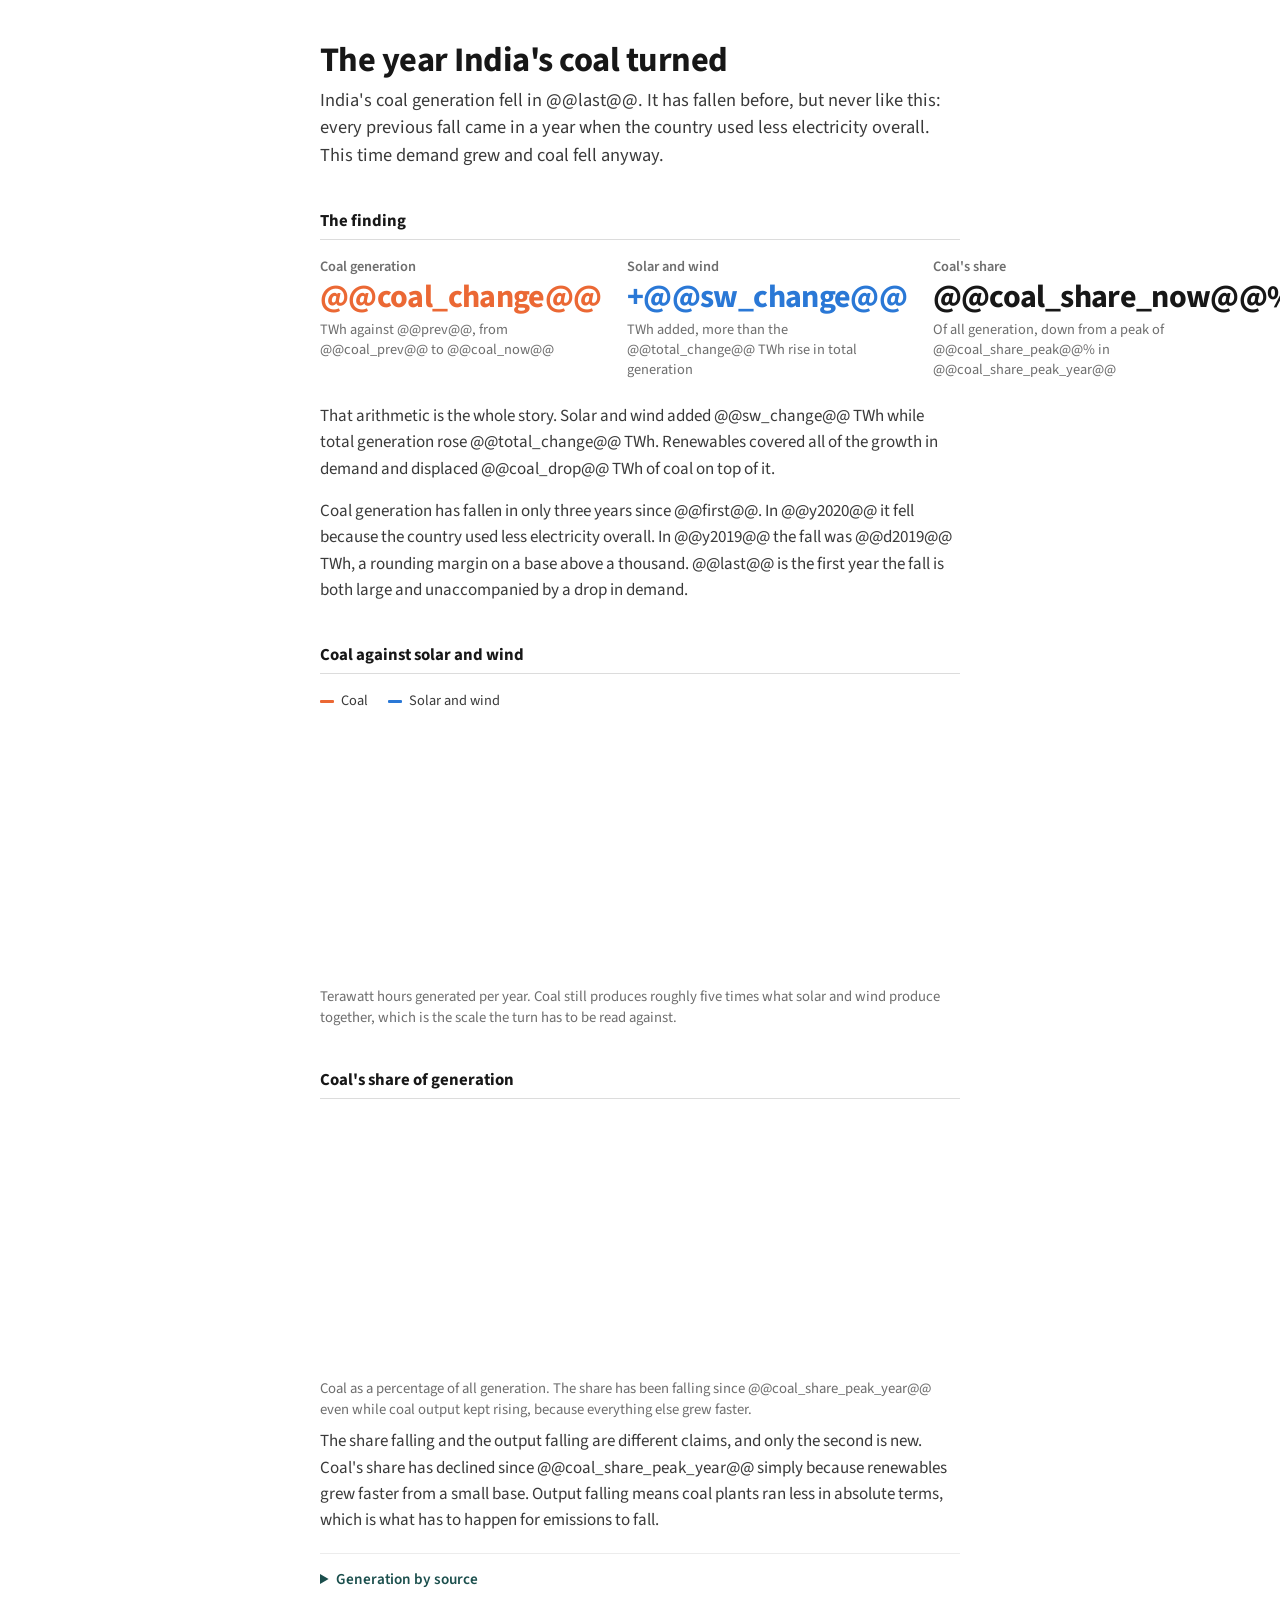
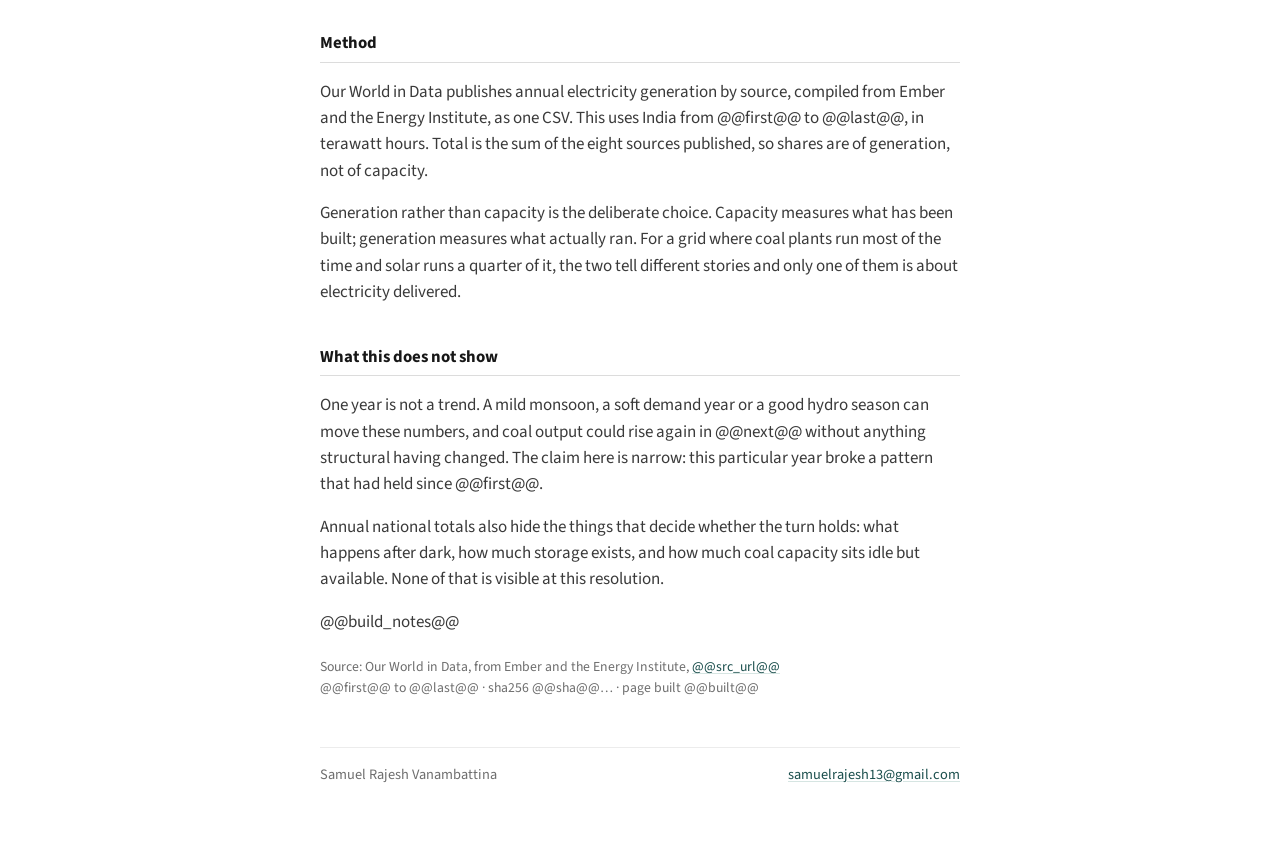
<file: pipeline/grid_template.html>
<!doctype html>
<html lang="en">
<head>
<meta charset="utf-8">
<meta name="viewport" content="width=device-width,initial-scale=1">
<title>The year India's coal turned</title>
<meta name="description" content="In 2025 India's coal generation fell while total demand grew, for the first time. Solar and wind added more than the whole increase in demand.">
<link rel="icon" href="data:image/svg+xml,<svg xmlns='http://www.w3.org/2000/svg' viewBox='0 0 100 100'><rect width='100' height='100' rx='20' fill='%231f3864'/><text x='50' y='73' font-size='58' font-family='Georgia,serif' fill='%23fff' text-anchor='middle'>S</text></svg>">
<link rel="stylesheet" href="../assets/site.css">
</head>
<body>
<main class="sheet">

<!--NAV--><!--/NAV-->

<h1>The year India's coal turned</h1>
<p class="standfirst">India's coal generation fell in @@last@@. It has fallen before, but never
like this: every previous fall came in a year when the country used less electricity overall.
This time demand grew and coal fell anyway.</p>

<h2>The finding</h2>
<dl class="kpis">
  <div class="kpi"><dt>Coal generation</dt><dd>
    <span class="fig up">@@coal_change@@</span>
    <span class="note">TWh against @@prev@@, from @@coal_prev@@ to @@coal_now@@</span></dd></div>
  <div class="kpi"><dt>Solar and wind</dt><dd>
    <span class="fig flat">+@@sw_change@@</span>
    <span class="note">TWh added, more than the @@total_change@@ TWh rise in total
    generation</span></dd></div>
  <div class="kpi"><dt>Coal's share</dt><dd>
    <span class="fig">@@coal_share_now@@%</span>
    <span class="note">Of all generation, down from a peak of @@coal_share_peak@@% in
    @@coal_share_peak_year@@</span></dd></div>
</dl>

<p>That arithmetic is the whole story. Solar and wind added @@sw_change@@ TWh while total
generation rose @@total_change@@ TWh. Renewables covered all of the growth in demand and
displaced @@coal_drop@@ TWh of coal on top of it.</p>

<p>Coal generation has fallen in only three years since @@first@@. In @@y2020@@ it fell because
the country used less electricity overall. In @@y2019@@ the fall was @@d2019@@ TWh, a rounding
margin on a base above a thousand. @@last@@ is the first year the fall is both large and
unaccompanied by a drop in demand.</p>

<h2>Coal against solar and wind</h2>
<figure>
  <ul class="legend">
    <li><span class="swatch" style="background:var(--c-output)"></span>Coal</li>
    <li><span class="swatch" style="background:var(--c-input)"></span>Solar and wind</li>
  </ul>
  <div class="chartwrap" id="w1">
    <svg viewBox="0 0 760 300" role="img" aria-label="Indian electricity generation from 2000 to 2025. Coal rises steeply throughout and turns down at the end. Solar and wind stay near zero until about 2015 and then climb sharply.">
    @@mix_chart@@
    </svg>
    <div class="tip" id="t1"></div>
  </div>
  <figcaption>Terawatt hours generated per year. Coal still produces roughly five times what
  solar and wind produce together, which is the scale the turn has to be read against.</figcaption>
</figure>

<h2>Coal's share of generation</h2>
<figure>
  <div class="chartwrap" id="w2">
    <svg viewBox="0 0 760 300" role="img" aria-label="Coal as a percentage of Indian electricity generation, 2000 to 2025. It rises to a peak around 2016 and declines gradually to about 71 percent.">
    @@share_chart@@
    </svg>
  </div>
  <figcaption>Coal as a percentage of all generation. The share has been falling since
  @@coal_share_peak_year@@ even while coal output kept rising, because everything else grew
  faster.</figcaption>
</figure>

<p>The share falling and the output falling are different claims, and only the second is new.
Coal's share has declined since @@coal_share_peak_year@@ simply because renewables grew faster
from a small base. Output falling means coal plants ran less in absolute terms, which is what
has to happen for emissions to fall.</p>

<details>
  <summary>Generation by source</summary>
  <div class="tablewrap">
    <table>
      <thead><tr><th scope="col">Year</th><th scope="col">Coal</th><th scope="col">Solar</th>
        <th scope="col">Wind</th><th scope="col">Hydro</th><th scope="col">Nuclear</th>
        <th scope="col">Total</th></tr></thead>
      <tbody id="tb"></tbody>
    </table>
  </div>
</details>

<h2>Method</h2>
<p>Our World in Data publishes annual electricity generation by source, compiled from Ember and
the Energy Institute, as one CSV. This uses India from @@first@@ to @@last@@, in terawatt hours.
Total is the sum of the eight sources published, so shares are of generation, not of capacity.</p>
<p>Generation rather than capacity is the deliberate choice. Capacity measures what has been
built; generation measures what actually ran. For a grid where coal plants run most of the time
and solar runs a quarter of it, the two tell different stories and only one of them is about
electricity delivered.</p>

<h2>What this does not show</h2>
<p>One year is not a trend. A mild monsoon, a soft demand year or a good hydro season can move
these numbers, and coal output could rise again in @@next@@ without anything structural having
changed. The claim here is narrow: this particular year broke a pattern that had held since
@@first@@.</p>
<p>Annual national totals also hide the things that decide whether the turn holds: what happens
after dark, how much storage exists, and how much coal capacity sits idle but available. None of
that is visible at this resolution.</p>

@@build_notes@@

<div class="prov">
  Source: Our World in Data, from Ember and the Energy Institute,
  <a href="@@src_url@@">@@src_url@@</a><br>
  @@first@@ to @@last@@ &middot; sha256 @@sha@@&hellip; &middot; page built @@built@@
</div>

<footer class="colophon">
  <span>Samuel Rajesh Vanambattina</span>
  <span><a href="mailto:samuelrajesh13@gmail.com">samuelrajesh13@gmail.com</a></span>
</footer>

</main>

<script>
const ROWS = @@rows_js@@;
const PAD = {l:0, r:7, t:26, b:30}, W = 760;

const tb = document.getElementById('tb');
const frag = document.createDocumentFragment();
for (let i = ROWS.length - 1; i >= 0; i--) {
  const tr = document.createElement('tr');
  ROWS[i].forEach(v => { const td=document.createElement('td'); td.textContent=v; tr.appendChild(td); });
  frag.appendChild(tr);
}
tb.appendChild(frag);

(function wire() {
  const svg = document.querySelector('#w1 svg');
  const tip = document.getElementById('t1');
  const cross = svg.querySelector('.cross');
  const iw = W - PAD.l - PAD.r;

  function at(ev) {
    const r = svg.getBoundingClientRect();
    const px = ((ev.clientX - r.left) / r.width) * W;
    let i = Math.round(((px - PAD.l) / iw) * (ROWS.length - 1));
    i = Math.max(0, Math.min(ROWS.length - 1, i));
    const x = PAD.l + iw * i / (ROWS.length - 1);
    cross.setAttribute('x1', x); cross.setAttribute('x2', x);
    cross.style.opacity = '.45';

    tip.textContent = '';
    const m = document.createElement('div');
    m.className='m'; m.textContent = ROWS[i][0];
    tip.appendChild(m);
    [{i:1,label:'Coal',v:'--c-output'},{i:7,label:'Solar and wind',v:'--c-input'}].forEach(c => {
      const row = document.createElement('div'); row.className='row';
      const k = document.createElement('span');
      k.className='k'; k.style.background = `var(${c.v})`;
      const b = document.createElement('b'); b.textContent = ROWS[i][c.i];
      row.append(k, b, document.createTextNode(' ' + c.label + ' TWh'));
      tip.appendChild(row);
    });
    const left = (x / W) * r.width;
    tip.style.left = Math.max(96, Math.min(r.width - 96, left)) + 'px';
    tip.style.top = '58px';
    tip.style.opacity = '1';
  }
  svg.addEventListener('pointermove', at);
  svg.addEventListener('pointerdown', at);
  svg.addEventListener('pointerleave', () => { tip.style.opacity='0'; cross.style.opacity='0'; });
})();
</script>
</body>
</html>
</file>
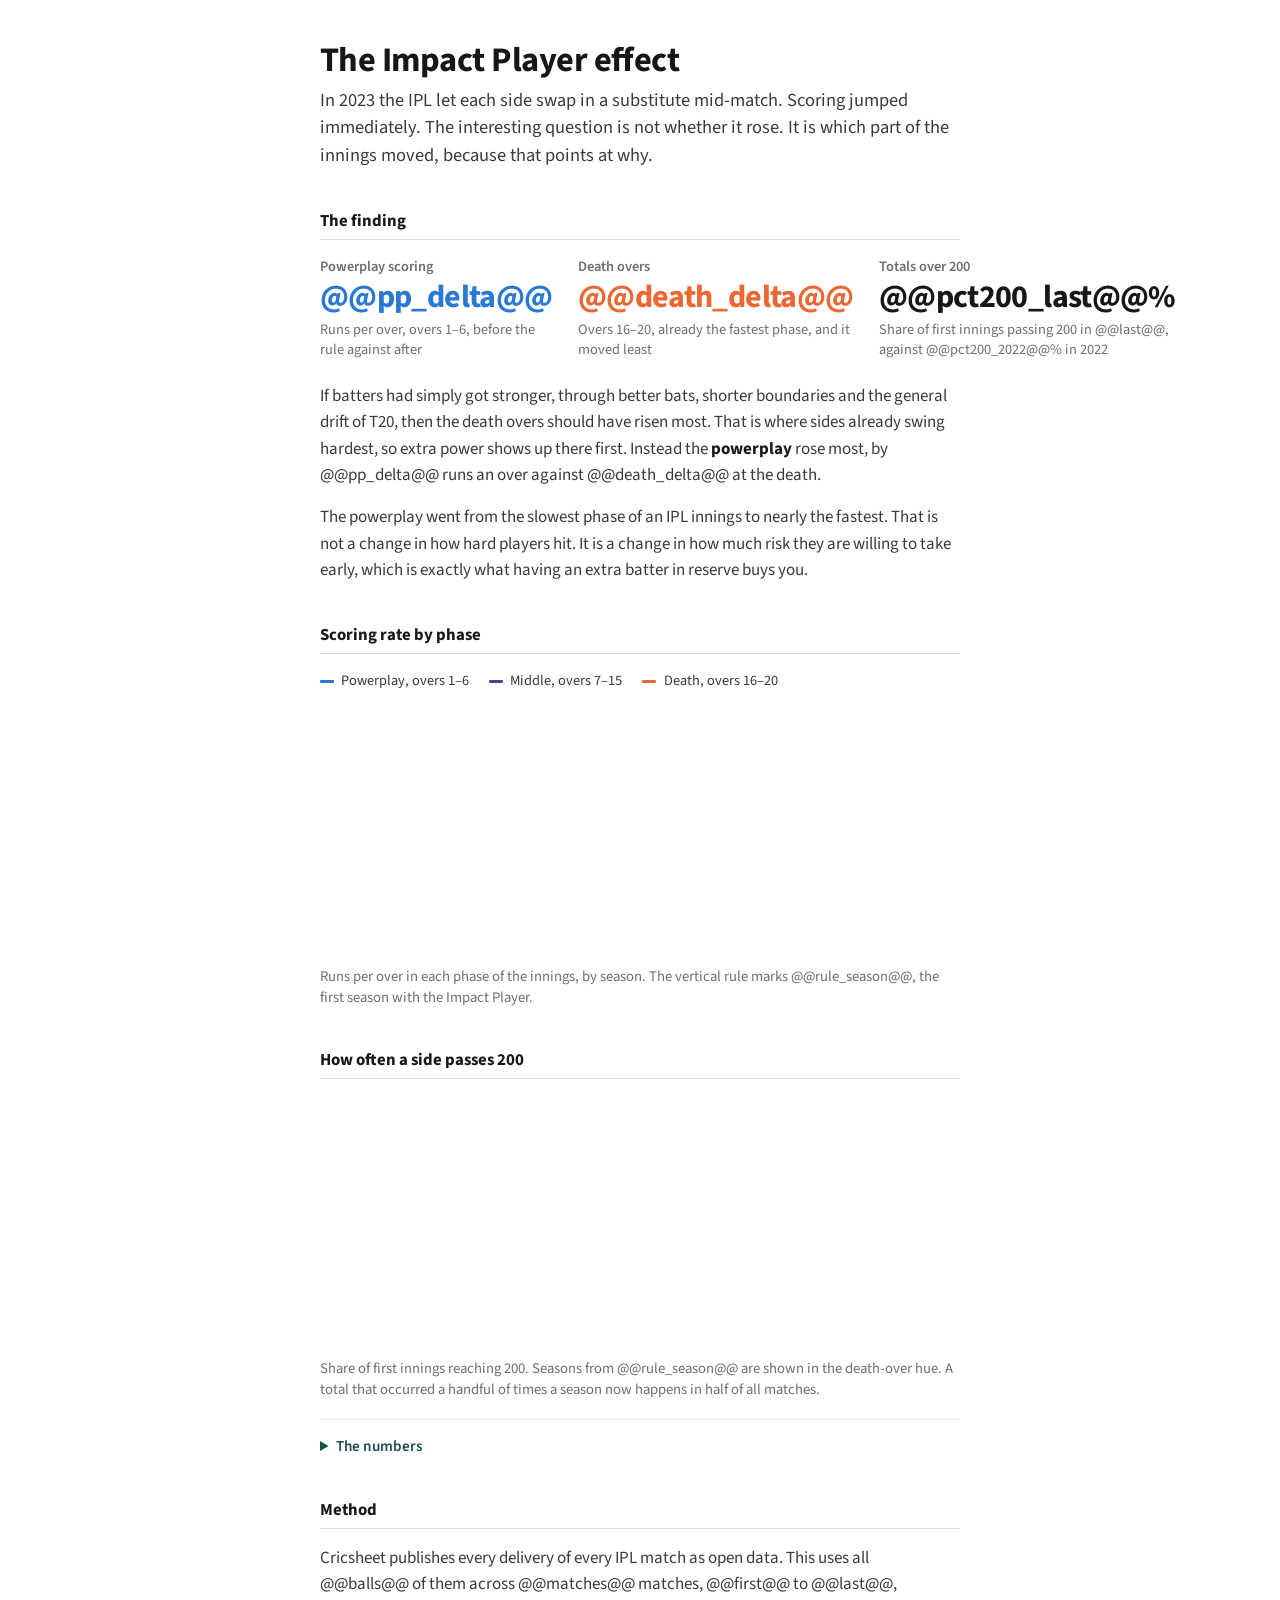
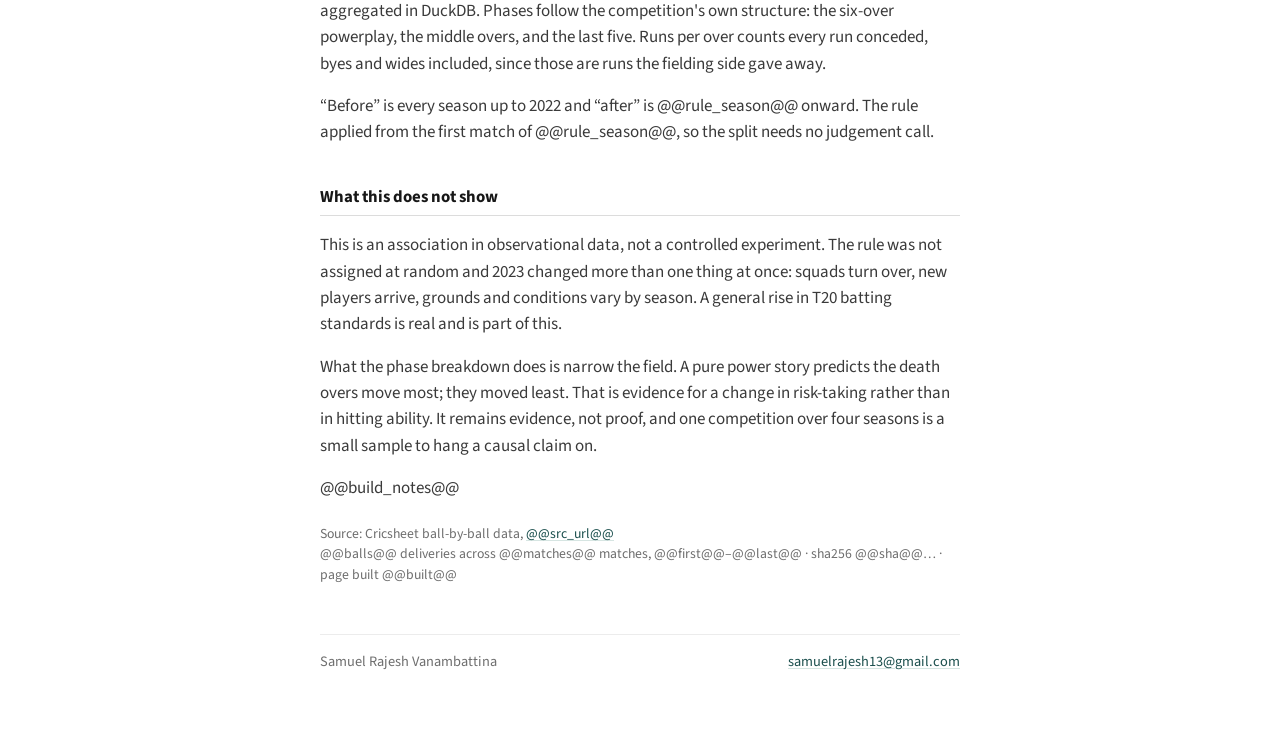
<file: pipeline/ipl_template.html>
<!doctype html>
<html lang="en">
<head>
<meta charset="utf-8">
<meta name="viewport" content="width=device-width,initial-scale=1">
<title>The Impact Player effect: IPL, 2008&ndash;2026</title>
<meta name="description" content="Every ball of 1,243 IPL matches. The Impact Player rule arrived in 2023; scoring jumped. This looks at which phase of the innings actually changed, and what that implies.">
<link rel="icon" href="data:image/svg+xml,<svg xmlns='http://www.w3.org/2000/svg' viewBox='0 0 100 100'><rect width='100' height='100' rx='20' fill='%231f3864'/><text x='50' y='73' font-size='58' font-family='Georgia,serif' fill='%23fff' text-anchor='middle'>S</text></svg>">
<link rel="stylesheet" href="../assets/site.css">
</head>
<body>
<main class="sheet">

<!--NAV--><!--/NAV-->

<h1>The Impact Player effect</h1>
<p class="standfirst">In 2023 the IPL let each side swap in a substitute mid-match. Scoring
jumped immediately. The interesting question is not whether it rose. It is which part of
the innings moved, because that points at why.</p>

<h2>The finding</h2>
<dl class="kpis">
  <div class="kpi"><dt>Powerplay scoring</dt><dd>
    <span class="fig flat">@@pp_delta@@</span>
    <span class="note">Runs per over, overs 1&ndash;6, before the rule against after</span></dd></div>
  <div class="kpi"><dt>Death overs</dt><dd>
    <span class="fig up">@@death_delta@@</span>
    <span class="note">Overs 16&ndash;20, already the fastest phase, and it moved least</span></dd></div>
  <div class="kpi"><dt>Totals over 200</dt><dd>
    <span class="fig">@@pct200_last@@%</span>
    <span class="note">Share of first innings passing 200 in @@last@@, against @@pct200_2022@@% in 2022</span></dd></div>
</dl>

<p>If batters had simply got stronger, through better bats, shorter boundaries and the general
drift of T20, then the death overs should have risen most. That is where sides already swing hardest,
so extra power shows up there first. Instead the <strong>powerplay</strong> rose most, by
@@pp_delta@@ runs an over against @@death_delta@@ at the death.</p>

<p>The powerplay went from the slowest phase of an IPL innings to nearly the fastest. That is not
a change in how hard players hit. It is a change in how much risk they are willing to take early,
which is exactly what having an extra batter in reserve buys you.</p>

<h2>Scoring rate by phase</h2>
<figure>
  <ul class="legend">
    <li><span class="swatch" style="background:var(--c-input)"></span>Powerplay, overs 1&ndash;6</li>
    <li><span class="swatch" style="background:var(--c-middle)"></span>Middle, overs 7&ndash;15</li>
    <li><span class="swatch" style="background:var(--c-output)"></span>Death, overs 16&ndash;20</li>
  </ul>
  <div class="chartwrap" id="w1">
    <svg viewBox="0 0 760 300" role="img" aria-label="Runs per over by phase, 2008 to 2026. The death overs are the fastest phase throughout. The powerplay is the slowest until 2023, then rises sharply to nearly meet the death overs by 2026.">
    @@phase_chart@@
    </svg>
    <div class="tip" id="t1"></div>
  </div>
  <figcaption>Runs per over in each phase of the innings, by season. The vertical rule marks
  @@rule_season@@, the first season with the Impact Player.</figcaption>
</figure>

<h2>How often a side passes 200</h2>
<figure>
  <div class="chartwrap" id="w2">
    <svg viewBox="0 0 760 300" role="img" aria-label="Share of first innings reaching 200 or more, by season. Between 2 and 18 percent for every season up to 2022, then 32, 37, 45 and 51 percent from 2023.">
    @@big_chart@@
    </svg>
  </div>
  <figcaption>Share of first innings reaching 200. Seasons from @@rule_season@@ are shown in the
  death-over hue. A total that occurred a handful of times a season now happens in half of all
  matches.</figcaption>
</figure>

<details>
  <summary>The numbers</summary>
  <div class="tablewrap">
    <table>
      <thead><tr><th scope="col">Season</th><th scope="col">Matches</th>
        <th scope="col">Powerplay</th><th scope="col">Middle</th><th scope="col">Death</th>
        <th scope="col">Six %</th><th scope="col">Wkts/match</th><th scope="col">200+ %</th></tr></thead>
      <tbody id="tb"></tbody>
    </table>
  </div>
</details>

<h2>Method</h2>
<p>Cricsheet publishes every delivery of every IPL match as open data. This uses all
@@balls@@ of them across @@matches@@ matches, @@first@@ to @@last@@, aggregated in DuckDB. Phases
follow the competition's own structure: the six-over powerplay, the middle overs, and the last
five. Runs per over counts every run conceded, byes and wides included, since those are runs the
fielding side gave away.</p>
<p>&ldquo;Before&rdquo; is every season up to 2022 and &ldquo;after&rdquo; is
@@rule_season@@ onward. The rule applied from the first match of @@rule_season@@, so the split
needs no judgement call.</p>

<h2>What this does not show</h2>
<p>This is an association in observational data, not a controlled experiment. The rule was not
assigned at random and 2023 changed more than one thing at once: squads turn over, new players
arrive, grounds and conditions vary by season. A general rise in T20 batting standards is real
and is part of this.</p>
<p>What the phase breakdown does is narrow the field. A pure power story predicts the death overs
move most; they moved least. That is evidence for a change in risk-taking rather than in hitting
ability. It remains evidence, not proof, and one competition over four seasons is a
small sample to hang a causal claim on.</p>

@@build_notes@@

<div class="prov">
  Source: Cricsheet ball-by-ball data, <a href="@@src_url@@">@@src_url@@</a><br>
  @@balls@@ deliveries across @@matches@@ matches, @@first@@&ndash;@@last@@ &middot;
  sha256 @@sha@@&hellip; &middot; page built @@built@@
</div>

<footer class="colophon">
  <span>Samuel Rajesh Vanambattina</span>
  <span><a href="mailto:samuelrajesh13@gmail.com">samuelrajesh13@gmail.com</a></span>
</footer>

</main>

<script>
const ROWS = @@rows_js@@;
const PAD = {l:0, r:7, t:26, b:30}, W = 760;

const tb = document.getElementById('tb');
const frag = document.createDocumentFragment();
for (let i = ROWS.length - 1; i >= 0; i--) {
  const tr = document.createElement('tr');
  ROWS[i].forEach(v => {
    const td = document.createElement('td');
    td.textContent = v;
    tr.appendChild(td);
  });
  frag.appendChild(tr);
}
tb.appendChild(frag);

const YEARS = ROWS.map(r => r[0]);
const PHASE = [
  {idx:2, label:'Powerplay', var:'--c-input'},
  {idx:3, label:'Middle',    var:'--c-middle'},
  {idx:4, label:'Death',     var:'--c-output'},
];

(function wire() {
  const wrap = document.getElementById('w1');
  const svg = wrap.querySelector('svg');
  const tip = document.getElementById('t1');
  const cross = svg.querySelector('.cross');
  const iw = W - PAD.l - PAD.r;

  function at(ev) {
    const r = svg.getBoundingClientRect();
    const px = ((ev.clientX - r.left) / r.width) * W;
    let i = Math.round(((px - PAD.l) / iw) * (YEARS.length - 1));
    i = Math.max(0, Math.min(YEARS.length - 1, i));
    const x = PAD.l + iw * i / (YEARS.length - 1);

    cross.setAttribute('x1', x); cross.setAttribute('x2', x);
    cross.style.opacity = '.45';

    tip.textContent = '';
    const m = document.createElement('div');
    m.className = 'm'; m.textContent = 'IPL ' + YEARS[i];
    tip.appendChild(m);
    PHASE.forEach(c => {
      const row = document.createElement('div'); row.className = 'row';
      const k = document.createElement('span');
      k.className = 'k'; k.style.background = `var(${c.var})`;
      const b = document.createElement('b'); b.textContent = ROWS[i][c.idx];
      row.append(k, b, document.createTextNode(' ' + c.label));
      tip.appendChild(row);
    });

    const left = (x / W) * r.width;
    tip.style.left = Math.max(84, Math.min(r.width - 84, left)) + 'px';
    tip.style.top = '58px';
    tip.style.opacity = '1';
  }

  svg.addEventListener('pointermove', at);
  svg.addEventListener('pointerdown', at);
  svg.addEventListener('pointerleave', () => {
    tip.style.opacity = '0'; cross.style.opacity = '0';
  });
})();
</script>
</body>
</html>
</file>
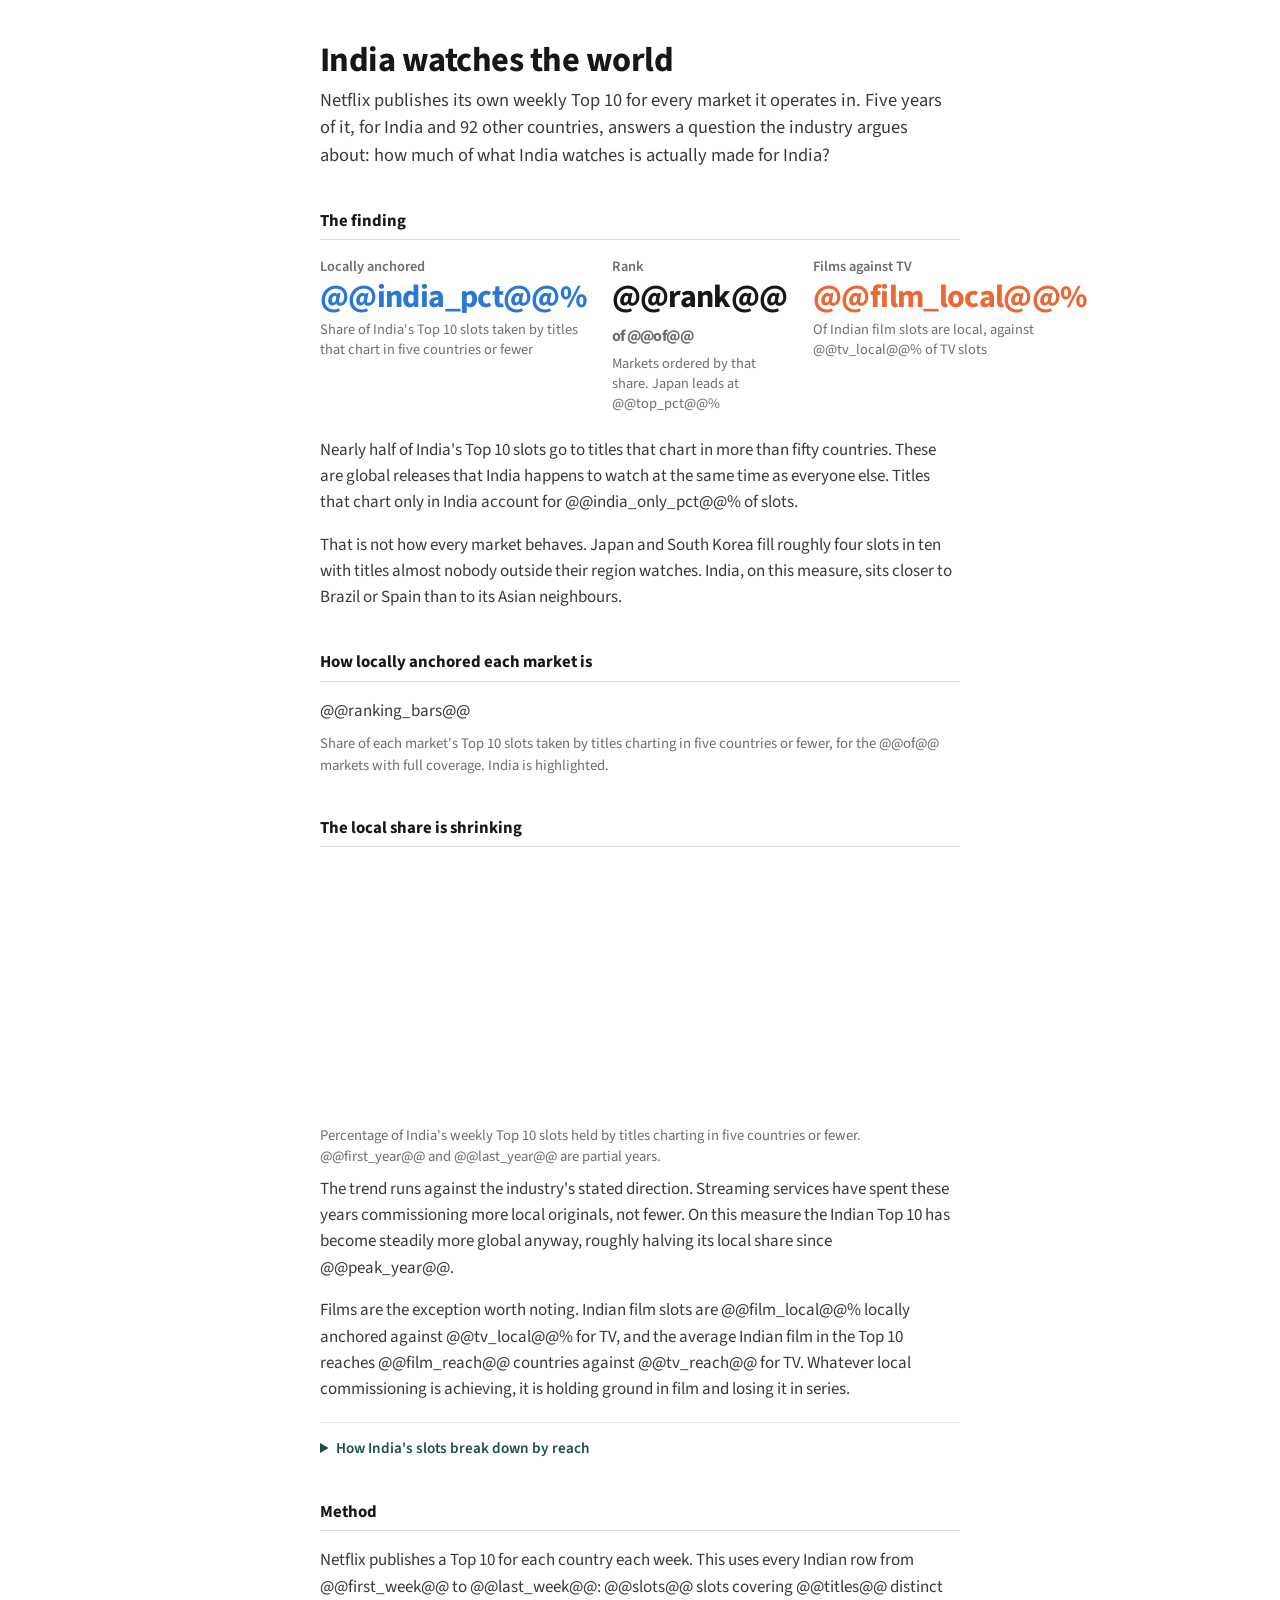
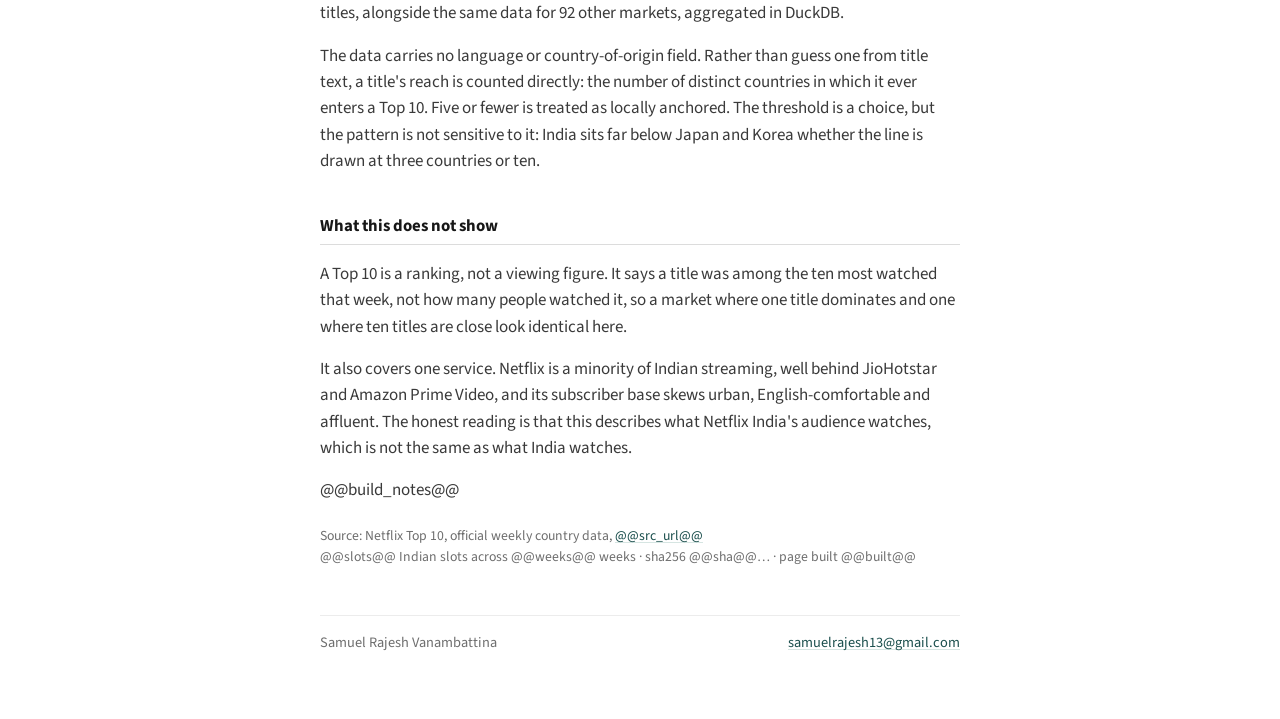
<file: pipeline/ott_template.html>
<!doctype html>
<html lang="en">
<head>
<meta charset="utf-8">
<meta name="viewport" content="width=device-width,initial-scale=1">
<title>India watches the world</title>
<meta name="description" content="Five years of Netflix's official weekly Top 10 for India, measured against 92 other markets. How much of what India watches is made for India?">
<link rel="icon" href="data:image/svg+xml,<svg xmlns='http://www.w3.org/2000/svg' viewBox='0 0 100 100'><rect width='100' height='100' rx='20' fill='%231f3864'/><text x='50' y='73' font-size='58' font-family='Georgia,serif' fill='%23fff' text-anchor='middle'>S</text></svg>">
<link rel="stylesheet" href="../assets/site.css">
</head>
<body>
<main class="sheet">

<!--NAV--><!--/NAV-->

<h1>India watches the world</h1>
<p class="standfirst">Netflix publishes its own weekly Top 10 for every market it operates in.
Five years of it, for India and 92 other countries, answers a question the industry argues about:
how much of what India watches is actually made for India?</p>

<h2>The finding</h2>
<dl class="kpis">
  <div class="kpi"><dt>Locally anchored</dt><dd>
    <span class="fig flat">@@india_pct@@%</span>
    <span class="note">Share of India's Top 10 slots taken by titles that chart in five
    countries or fewer</span></dd></div>
  <div class="kpi"><dt>Rank</dt><dd>
    <span class="fig">@@rank@@<span style="font-size:1rem;color:var(--muted)"> of @@of@@</span></span>
    <span class="note">Markets ordered by that share. Japan leads at @@top_pct@@%</span></dd></div>
  <div class="kpi"><dt>Films against TV</dt><dd>
    <span class="fig up">@@film_local@@%</span>
    <span class="note">Of Indian film slots are local, against @@tv_local@@% of TV slots</span></dd></div>
</dl>

<p>Nearly half of India's Top 10 slots go to titles that chart in more than fifty countries.
These are global releases that India happens to watch at the same time as everyone else. Titles
that chart only in India account for @@india_only_pct@@% of slots.</p>

<p>That is not how every market behaves. Japan and South Korea fill roughly four slots in ten
with titles almost nobody outside their region watches. India, on this measure, sits closer to
Brazil or Spain than to its Asian neighbours.</p>

<h2>How locally anchored each market is</h2>
<figure>
  <div>
    @@ranking_bars@@
  </div>
  <figcaption>Share of each market's Top 10 slots taken by titles charting in five countries or
  fewer, for the @@of@@ markets with full coverage. India is highlighted.</figcaption>
</figure>

<h2>The local share is shrinking</h2>
<figure>
  <div class="chartwrap" id="w1">
    <svg viewBox="0 0 760 300" role="img" aria-label="Share of India's Netflix Top 10 slots held by locally anchored titles, by year. It runs near ten percent from 2021 to 2023, then falls to under four percent by 2026.">
    @@yearly_chart@@
    </svg>
    <div class="tip" id="t1"></div>
  </div>
  <figcaption>Percentage of India's weekly Top 10 slots held by titles charting in five countries
  or fewer. @@first_year@@ and @@last_year@@ are partial years.</figcaption>
</figure>

<p>The trend runs against the industry's stated direction. Streaming services have spent these
years commissioning more local originals, not fewer. On this measure the Indian Top 10 has become
steadily more global anyway, roughly halving its local share since @@peak_year@@.</p>

<p>Films are the exception worth noting. Indian film slots are @@film_local@@% locally anchored
against @@tv_local@@% for TV, and the average Indian film in the Top 10 reaches
@@film_reach@@ countries against @@tv_reach@@ for TV. Whatever local commissioning is achieving,
it is holding ground in film and losing it in series.</p>

<details>
  <summary>How India's slots break down by reach</summary>
  <div class="tablewrap">
    <table>
      <thead><tr><th scope="col">Title charts in</th><th scope="col">Slots</th>
        <th scope="col">Share</th></tr></thead>
      <tbody id="tb"></tbody>
    </table>
  </div>
</details>

<h2>Method</h2>
<p>Netflix publishes a Top 10 for each country each week. This uses every Indian row from
@@first_week@@ to @@last_week@@: @@slots@@ slots covering @@titles@@ distinct titles, alongside
the same data for 92 other markets, aggregated in DuckDB.</p>
<p>The data carries no language or country-of-origin field. Rather than guess one from title
text, a title's reach is counted directly: the number of distinct countries in which it ever
enters a Top 10. Five or fewer is treated as locally anchored. The threshold is a choice, but the
pattern is not sensitive to it: India sits far below Japan and Korea whether the line is drawn at
three countries or ten.</p>

<h2>What this does not show</h2>
<p>A Top 10 is a ranking, not a viewing figure. It says a title was among the ten most watched
that week, not how many people watched it, so a market where one title dominates and one where
ten titles are close look identical here.</p>
<p>It also covers one service. Netflix is a minority of Indian streaming, well behind
JioHotstar and Amazon Prime Video, and its subscriber base skews urban, English-comfortable and
affluent. The honest reading is that this describes what Netflix India's audience watches, which
is not the same as what India watches.</p>

@@build_notes@@

<div class="prov">
  Source: Netflix Top 10, official weekly country data, <a href="@@src_url@@">@@src_url@@</a><br>
  @@slots@@ Indian slots across @@weeks@@ weeks &middot; sha256 @@sha@@&hellip; &middot;
  page built @@built@@
</div>

<footer class="colophon">
  <span>Samuel Rajesh Vanambattina</span>
  <span><a href="mailto:samuelrajesh13@gmail.com">samuelrajesh13@gmail.com</a></span>
</footer>

</main>

<script>
const BANDS = @@bands_js@@;
const YEARLY = @@yearly_js@@;
const PAD = {l:0, r:7, t:26, b:30}, W = 760;

const tb = document.getElementById('tb');
const frag = document.createDocumentFragment();
BANDS.forEach(row => {
  const tr = document.createElement('tr');
  row.forEach(v => { const td = document.createElement('td'); td.textContent = v; tr.appendChild(td); });
  frag.appendChild(tr);
});
tb.appendChild(frag);

(function wire() {
  const svg = document.querySelector('#w1 svg');
  const tip = document.getElementById('t1');
  const cross = svg.querySelector('.cross');
  const iw = W - PAD.l - PAD.r;

  function at(ev) {
    const r = svg.getBoundingClientRect();
    const px = ((ev.clientX - r.left) / r.width) * W;
    let i = Math.round(((px - PAD.l) / iw) * (YEARLY.length - 1));
    i = Math.max(0, Math.min(YEARLY.length - 1, i));
    const x = PAD.l + iw * i / (YEARLY.length - 1);

    cross.setAttribute('x1', x); cross.setAttribute('x2', x);
    cross.style.opacity = '.45';

    tip.textContent = '';
    const m = document.createElement('div');
    m.className = 'm'; m.textContent = YEARLY[i][0];
    tip.appendChild(m);
    const row = document.createElement('div'); row.className = 'row';
    const k = document.createElement('span');
    k.className = 'k'; k.style.background = 'var(--c-input)';
    const b = document.createElement('b'); b.textContent = YEARLY[i][1] + '%';
    row.append(k, b, document.createTextNode(' locally anchored'));
    tip.appendChild(row);

    const left = (x / W) * r.width;
    tip.style.left = Math.max(84, Math.min(r.width - 84, left)) + 'px';
    tip.style.top = '58px';
    tip.style.opacity = '1';
  }

  svg.addEventListener('pointermove', at);
  svg.addEventListener('pointerdown', at);
  svg.addEventListener('pointerleave', () => {
    tip.style.opacity = '0'; cross.style.opacity = '0';
  });
})();
</script>
</body>
</html>
</file>
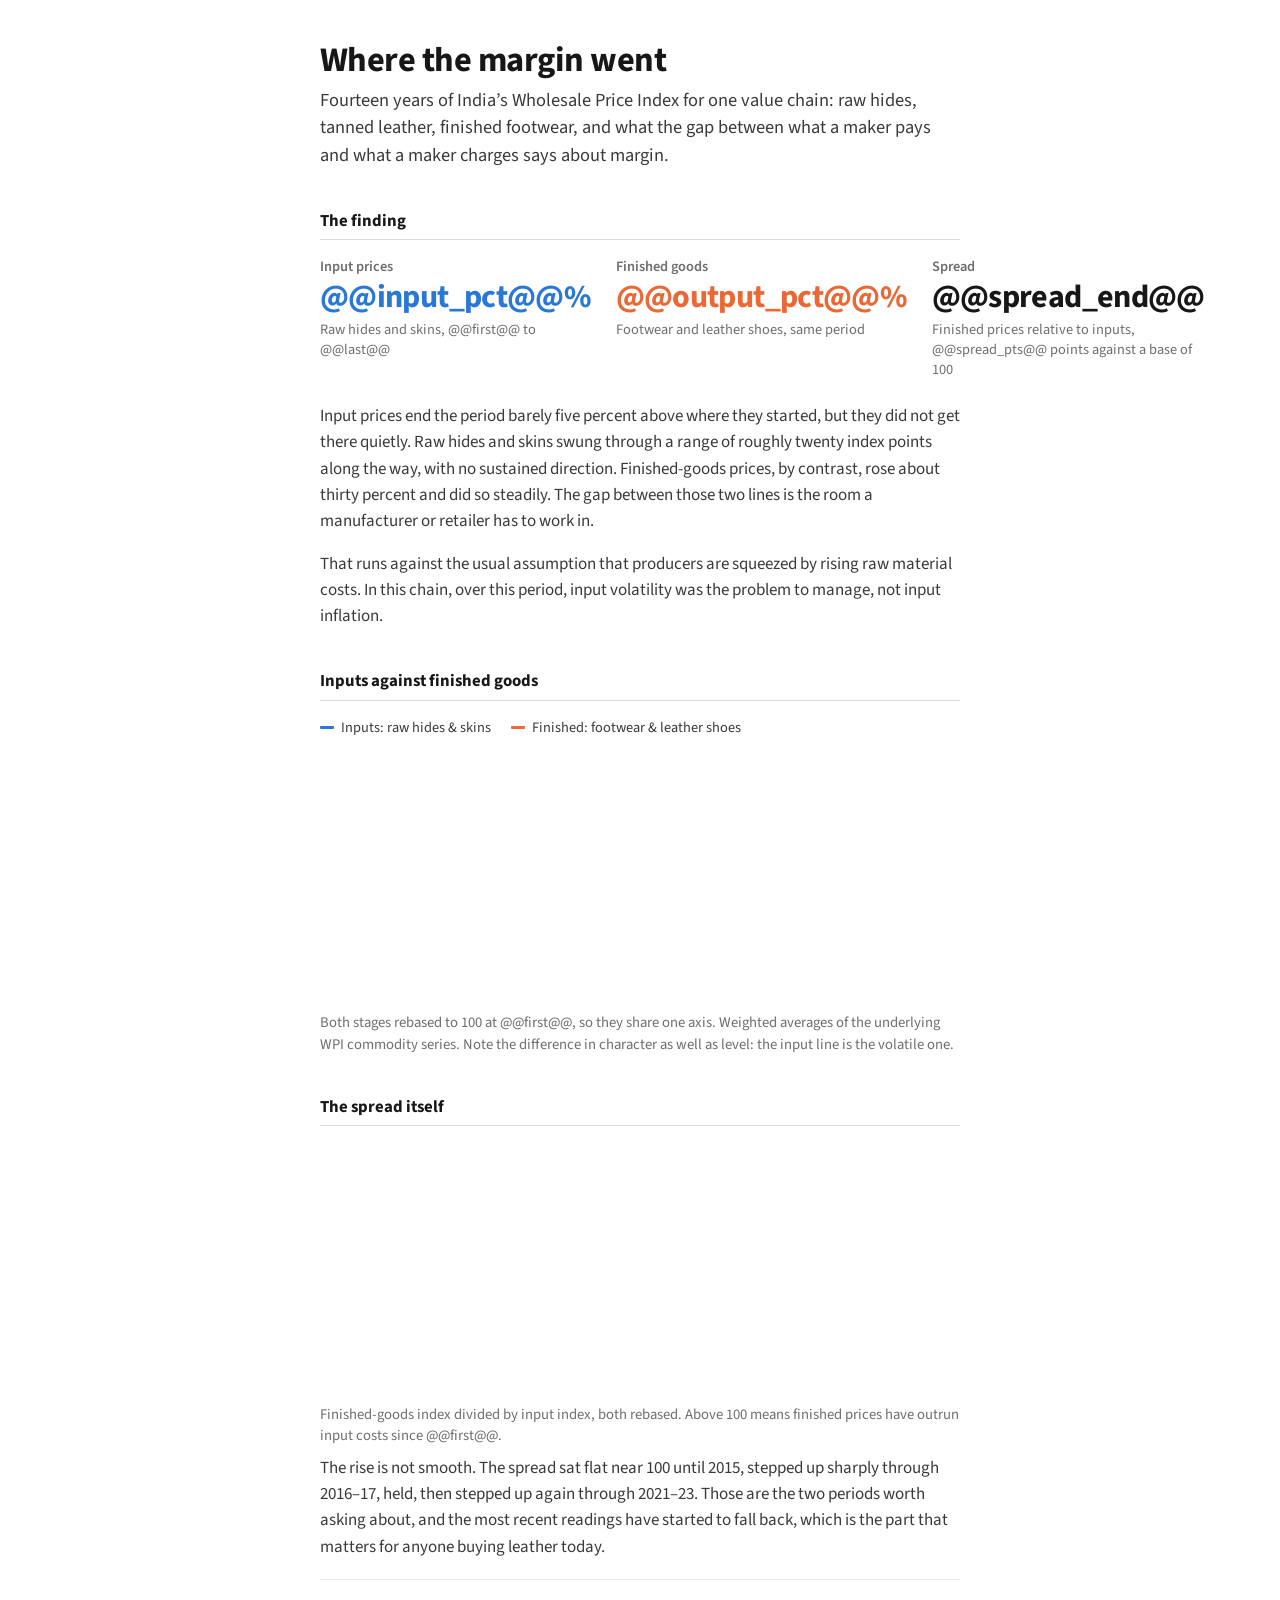
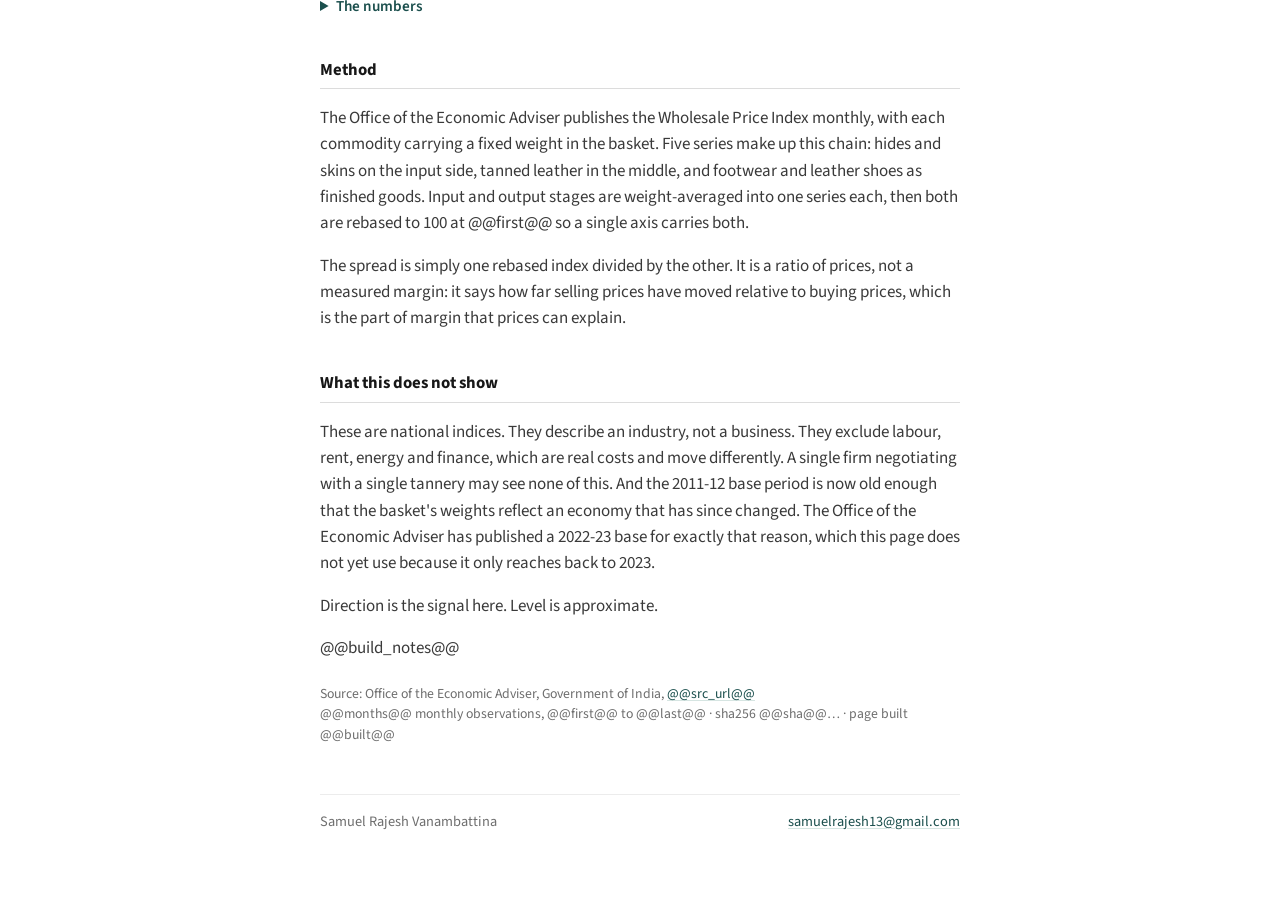
<file: pipeline/template.html>
<!doctype html>
<html lang="en">
<head>
<meta charset="utf-8">
<meta name="viewport" content="width=device-width,initial-scale=1">
<title>Where the margin went: Indian leather goods</title>
<meta name="description" content="Fourteen years of India's Wholesale Price Index for the leather value chain: raw hides, tanned leather and finished footwear, and what the gap between them says about margin.">
<link rel="icon" href="data:image/svg+xml,<svg xmlns='http://www.w3.org/2000/svg' viewBox='0 0 100 100'><rect width='100' height='100' rx='20' fill='%231f3864'/><text x='50' y='73' font-size='58' font-family='Georgia,serif' fill='%23fff' text-anchor='middle'>S</text></svg>">
<link rel="stylesheet" href="../assets/site.css">
</head>
<body>
<main class="sheet">

<!--NAV--><!--/NAV-->

<h1>Where the margin went</h1>
<p class="standfirst">Fourteen years of India&rsquo;s Wholesale Price Index for one value chain: raw hides,
tanned leather, finished footwear, and what the gap between what a maker pays and what a maker
charges says about margin.</p>

<h2>The finding</h2>
<dl class="kpis">
  <div class="kpi"><dt>Input prices</dt><dd>
    <span class="fig flat">@@input_pct@@%</span>
    <span class="note">Raw hides and skins, @@first@@ to @@last@@</span></dd></div>
  <div class="kpi"><dt>Finished goods</dt><dd>
    <span class="fig up">@@output_pct@@%</span>
    <span class="note">Footwear and leather shoes, same period</span></dd></div>
  <div class="kpi"><dt>Spread</dt><dd>
    <span class="fig">@@spread_end@@</span>
    <span class="note">Finished prices relative to inputs, @@spread_pts@@ points against a
    base of 100</span></dd></div>
</dl>

<p>Input prices end the period barely five percent above where they started, but they did not
get there quietly. Raw hides and skins swung through a range of roughly twenty index points
along the way, with no sustained direction. Finished-goods prices, by contrast, rose about thirty
percent and did so steadily. The gap between those two lines is the room a manufacturer or
retailer has to work in.</p>

<p>That runs against the usual assumption that producers are squeezed by rising raw material
costs. In this chain, over this period, input volatility was the problem to manage, not input
inflation.</p>

<h2>Inputs against finished goods</h2>
<figure>
  <ul class="legend">
    <li><span class="swatch" style="background:var(--c-input)"></span>Inputs: raw hides &amp; skins</li>
    <li><span class="swatch" style="background:var(--c-output)"></span>Finished: footwear &amp; leather shoes</li>
  </ul>
  <div class="chartwrap" id="w1">
    <svg viewBox="0 0 760 300" role="img" aria-label="Two lines indexed to 100 in April 2012. Input prices stay near 100 throughout. Finished goods prices rise steadily to about 130.">
    @@chain@@
    </svg>
    <div class="tip" id="t1"></div>
  </div>
  <figcaption>Both stages rebased to 100 at @@first@@, so they share one axis. Weighted
  averages of the underlying WPI commodity series. Note the difference in character as well as
  level: the input line is the volatile one.</figcaption>
</figure>

<h2>The spread itself</h2>
<figure>
  <div class="chartwrap" id="w2">
    <svg viewBox="0 0 760 300" role="img" aria-label="A single line showing finished-goods prices relative to input prices, rising from 100 in 2012 to about 123, with step changes around 2016 and 2021.">
    @@spread_chart@@
    </svg>
    <div class="tip" id="t2"></div>
  </div>
  <figcaption>Finished-goods index divided by input index, both rebased. Above 100 means
  finished prices have outrun input costs since @@first@@.</figcaption>
</figure>

<p>The rise is not smooth. The spread sat flat near 100 until 2015, stepped up sharply through
2016&ndash;17, held, then stepped up again through 2021&ndash;23. Those are the two periods worth
asking about, and the most recent readings have started to fall back, which is the part
that matters for anyone buying leather today.</p>

<details>
  <summary>The numbers</summary>
  <div class="tablewrap">
    <table>
      <thead><tr><th scope="col">Month</th><th scope="col">Inputs</th>
        <th scope="col">Finished</th><th scope="col">Spread</th></tr></thead>
      <tbody id="tb"></tbody>
    </table>
  </div>
</details>

<h2>Method</h2>
<p>The Office of the Economic Adviser publishes the Wholesale Price Index monthly, with each
commodity carrying a fixed weight in the basket. Five series make up this chain: hides and
skins on the input side, tanned leather in the middle, and footwear and leather shoes as
finished goods. Input and output stages are weight-averaged into one series each, then both
are rebased to 100 at @@first@@ so a single axis carries both.</p>
<p>The spread is simply one rebased index divided by the other. It is a ratio of prices, not a
measured margin: it says how far selling prices have moved relative to buying prices, which is
the part of margin that prices can explain.</p>

<h2>What this does not show</h2>
<p>These are national indices. They describe an industry, not a business. They exclude labour,
rent, energy and finance, which are real costs and move differently. A single firm negotiating
with a single tannery may see none of this. And the 2011-12 base period is now old enough that
the basket's weights reflect an economy that has since changed. The Office of the Economic
Adviser has published a 2022-23 base for exactly that reason, which this page does not yet use
because it only reaches back to 2023.</p>
<p>Direction is the signal here. Level is approximate.</p>

@@build_notes@@

<div class="prov">
  Source: Office of the Economic Adviser, Government of India,
  <a href="@@src_url@@">@@src_url@@</a><br>
  @@months@@ monthly observations, @@first@@ to @@last@@ &middot; sha256 @@sha@@&hellip; &middot;
  page built @@built@@
</div>

<footer class="colophon">
  <span>Samuel Rajesh Vanambattina</span>
  <span><a href="mailto:samuelrajesh13@gmail.com">samuelrajesh13@gmail.com</a></span>
</footer>

</main>

<script>
const DATA = @@series_js@@;
const PAD = {l:0, r:7, t:26, b:30}, W = 760, H = 300;

const tb = document.getElementById('tb');
const frag = document.createDocumentFragment();
for (let i = DATA.length - 1; i >= 0; i--) {
  const tr = document.createElement('tr');
  DATA[i].forEach((v, j) => {
    const td = document.createElement('td');
    td.textContent = j === 0 ? v : v.toFixed(1);
    tr.appendChild(td);
  });
  frag.appendChild(tr);
}
tb.appendChild(frag);

function wire(wrapId, tipId, cols) {
  const wrap = document.getElementById(wrapId);
  const svg = wrap.querySelector('svg');
  const tip = document.getElementById(tipId);
  const cross = svg.querySelector('.cross');
  const iw = W - PAD.l - PAD.r;

  function at(ev) {
    const r = svg.getBoundingClientRect();
    const px = ((ev.clientX - r.left) / r.width) * W;
    let i = Math.round(((px - PAD.l) / iw) * (DATA.length - 1));
    i = Math.max(0, Math.min(DATA.length - 1, i));
    const x = PAD.l + iw * i / (DATA.length - 1);

    cross.setAttribute('x1', x); cross.setAttribute('x2', x);
    cross.style.opacity = '.45';

    tip.textContent = '';
    const m = document.createElement('div');
    m.className = 'm'; m.textContent = DATA[i][0];
    tip.appendChild(m);
    cols.forEach(c => {
      const row = document.createElement('div'); row.className = 'row';
      const k = document.createElement('span');
      k.className = 'k'; k.style.background = `var(${c.var})`;
      const b = document.createElement('b'); b.textContent = DATA[i][c.idx].toFixed(1);
      const n = document.createTextNode(' ' + c.label);
      row.append(k, b, n); tip.appendChild(row);
    });

    const left = (x / W) * r.width;
    tip.style.left = Math.max(84, Math.min(r.width - 84, left)) + 'px';
    tip.style.top = '52px';
    tip.style.opacity = '1';
  }

  svg.addEventListener('pointermove', at);
  svg.addEventListener('pointerdown', at);
  svg.addEventListener('pointerleave', () => {
    tip.style.opacity = '0'; cross.style.opacity = '0';
  });
}

wire('w1', 't1', [{idx:1, label:'Inputs', var:'--c-input'},
                  {idx:2, label:'Finished', var:'--c-output'}]);
wire('w2', 't2', [{idx:3, label:'Spread', var:'--c-output'}]);
</script>
</body>
</html>
</file>
<file: assets/site.css>
/* One stylesheet for the whole site. Pages carry no CSS of their own. */

/* ===== fonts (self-hosted, latin subset, OFL) ===================== */
@font-face{font-family:'Source Sans 3';font-style:normal;font-weight:200 900;font-display:swap;
  src:url(../fonts/source-sans-3-normal.woff2) format('woff2')}
@font-face{font-family:'Source Sans 3';font-style:italic;font-weight:200 900;font-display:swap;
  src:url(../fonts/source-sans-3-italic.woff2) format('woff2')}
@font-face{font-family:'IBM Plex Mono';font-style:normal;font-weight:400;font-display:swap;
  src:url(../fonts/ibm-plex-mono-400-normal.woff2) format('woff2')}
@font-face{font-family:'IBM Plex Mono';font-style:normal;font-weight:500;font-display:swap;
  src:url(../fonts/ibm-plex-mono-500-normal.woff2) format('woff2')}

/* ===== tokens ===================================================== */
:root{
  --paper:#ffffff;
  --ink:#171717;
  --ink-2:#3a3a3a;
  --muted:#6e6e6e;
  --rule:#dcdcdc;
  --rule-soft:#ececec;
  --accent:#1b4f4d;
  --accent-soft:#d6e5e2;
  --code-bg:#f5f5f3;

  /* chart ink: validated on #ffffff for lightness, chroma, CVD separation, contrast */
  --c-input:#2a78d6;
  --c-output:#eb6834;
  --c-middle:#4a3aa7;
  --c-ctx:#b4b4b4;
  --grid:#e6e6e6;
  --axis-ink:#8c8c8c;

  --sans:"Source Sans 3",-apple-system,"Segoe UI",Helvetica,Arial,sans-serif;
  --mono:"IBM Plex Mono",ui-monospace,SFMono-Regular,Menlo,Consolas,monospace;

  --measure:40rem;      /* the content column. Nothing is capped below it. */
  --gutter:1.25rem;     /* side padding at every width */
}

/* legacy token names still referenced by generated markup */
:root{--sheet:var(--paper); --plane:var(--paper); --hair:var(--rule-soft);
  --line:var(--rule); --ink-soft:var(--ink-2); --accent-line:var(--accent-soft)}

/* ===== base ======================================================= */
*{box-sizing:border-box}
html{-webkit-text-size-adjust:100%}
body{
  margin:0; background:var(--paper); color:var(--ink-2);
  font:400 17px/1.55 var(--sans);
  font-feature-settings:"kern","liga","tnum";
  -webkit-font-smoothing:antialiased;
}
.sheet{
  box-sizing:content-box;
  max-width:var(--measure); margin:0 auto;
  padding:2.6rem var(--gutter) 4rem;
}
a{color:var(--accent); text-decoration:underline; text-decoration-thickness:1px;
  text-underline-offset:.16em; text-decoration-color:var(--accent-soft)}
a:hover{text-decoration-color:currentColor}
a:focus-visible{outline:2px solid var(--accent); outline-offset:3px}
strong{font-weight:700; color:var(--ink)}
p{margin:0 0 1rem}
code{font:.86em var(--mono)}

/* ===== site nav =================================================== */
.nav{
  display:flex; flex-wrap:wrap; align-items:baseline; gap:.5rem 1.25rem;
  justify-content:space-between;
  padding-bottom:.9rem; margin-bottom:2.4rem;
  border-bottom:1px solid var(--rule);
}
.nav-mark{font-weight:700; color:var(--ink); text-decoration:none; font-size:1rem}
.nav-mark:hover{color:var(--accent)}
.nav.is-home .nav-mark{visibility:hidden}
.nav-tabs{display:flex; flex-wrap:wrap; gap:.25rem 1.1rem; list-style:none; margin:0; padding:0}
.nav-tabs a{
  font-size:.95rem; font-weight:500; color:var(--muted); text-decoration:none;
  padding-bottom:.15rem; border-bottom:2px solid transparent;
}
.nav-tabs a:hover{color:var(--ink)}
.nav-tabs a[aria-current=page]{color:var(--ink); border-bottom-color:var(--accent)}

/* ===== headings =================================================== */
h1{
  font-size:2.15rem; line-height:1.1; font-weight:700; color:var(--ink);
  letter-spacing:-.015em; margin:0 0 .45rem; text-wrap:balance;
}
.tagline,.standfirst{
  font-size:1.12rem; line-height:1.5; color:var(--muted); margin:0 0 1.4rem;
}
.standfirst{font-size:1.15rem; color:var(--ink-2); margin-bottom:2rem}
h2{
  font-size:1.05rem; line-height:1.3; font-weight:700; color:var(--ink);
  margin:2.6rem 0 1rem; padding-bottom:.4rem;
  border-bottom:1px solid var(--rule);
}
h3,h3.sub{font-size:.98rem; font-weight:700; color:var(--ink); margin:1.6rem 0 .6rem}

.masthead{margin-bottom:.8rem}
.contact{
  display:flex; flex-wrap:wrap; gap:.3rem 1.25rem;
  font-size:.95rem; color:var(--muted);
}
.contact a{color:var(--accent)}

/* ===== resume entries ============================================= */
.sect{margin-top:0}
.sect > h2{margin-top:2.4rem}
.lede{margin:0; font-size:1.05rem}
.entry{margin-bottom:1.35rem; break-inside:avoid}
.entry:last-child{margin-bottom:0}
.entry-head{display:flex; flex-wrap:wrap; align-items:baseline;
  justify-content:space-between; gap:.1rem .9rem}
.title{font-size:1.04rem; font-weight:700; color:var(--ink); margin:0}
.title a{color:var(--ink); text-decoration-color:var(--accent-soft)}
.title a:hover{color:var(--accent)}
.when{font-size:.93rem; color:var(--muted); white-space:nowrap; font-variant-numeric:tabular-nums}
.org{font-size:.97rem; color:var(--muted); margin:.05rem 0 .45rem}
.entry ul{margin:0; padding:0; list-style:none}
.entry li{position:relative; padding-left:1.05rem; margin-bottom:.32rem}
.entry li:last-child{margin-bottom:0}
.entry li::before{content:"\2013"; position:absolute; left:0; top:0; color:var(--muted)}

/* ===== skills ===================================================== */
.skills{margin:0; display:grid; gap:.55rem}
.skill{display:grid; grid-template-columns:8.5rem 1fr; gap:0 1rem}
.skill dt{font-weight:600; color:var(--ink); padding-top:.05rem}
.skill dd{margin:0; min-width:0}

/* ===== KPI row ==================================================== */
.kpis{display:grid; grid-template-columns:repeat(3,1fr); gap:1.2rem 1.6rem;
  margin:0 0 1.4rem; padding:0}
.kpi dt{font-size:.9rem; font-weight:600; color:var(--muted); margin-bottom:.15rem}
.kpi dd{margin:0}
.kpi .fig{display:block; font-size:2rem; line-height:1.05; font-weight:700; color:var(--ink);
  letter-spacing:-.02em; font-variant-numeric:tabular-nums}
.kpi .note{display:block; font-size:.9rem; color:var(--muted); margin-top:.35rem; line-height:1.4}
.fig.up{color:var(--c-output)} .fig.flat{color:var(--c-input)} .fig.mid{color:var(--c-middle)}

/* ===== charts ===================================================== */
figure{margin:0 0 .5rem}
figcaption{font-size:.92rem; line-height:1.45; color:var(--muted); margin:.6rem 0 0}
.chartwrap{position:relative; overflow-x:auto}
svg{display:block; width:100%; height:auto; min-width:22rem; touch-action:pan-y}
.grid{stroke:var(--grid); stroke-width:1}
.ax{fill:var(--axis-ink); font:400 11px var(--sans); font-variant-numeric:tabular-nums}
.ln{fill:none; stroke-width:2; stroke-linejoin:round; stroke-linecap:round}
.dot{stroke:var(--paper); stroke-width:2}
.dl{font:600 11.5px var(--sans)}
.cross{stroke:var(--axis-ink); stroke-width:1}
.rule{stroke:var(--muted); stroke-width:1; opacity:.5}
.anno{fill:var(--muted); font:500 11px var(--sans)}
.bar{stroke:var(--paper); stroke-width:1}
.legend{display:flex; flex-wrap:wrap; gap:.35rem 1.25rem; margin:0 0 .7rem;
  font-size:.9rem; color:var(--ink-2); list-style:none; padding:0}
.legend li{display:flex; align-items:center; gap:.45rem}
.swatch{width:14px; height:3px; border-radius:1px; flex:none}
.tip{position:absolute; left:50%; top:58px; pointer-events:none; opacity:0;
  transform:translate(-50%,-50%); background:var(--paper); border:1px solid var(--rule);
  border-radius:3px; padding:.45rem .6rem; font-size:.85rem; line-height:1.4;
  white-space:nowrap; box-shadow:0 4px 14px -6px rgba(0,0,0,.25); z-index:2}
.tip b{font-size:.95rem; font-weight:700; color:var(--ink); font-variant-numeric:tabular-nums}
.tip .row{display:flex; align-items:center; gap:.4rem; margin-top:.2rem}
.tip .k{width:11px; height:3px; border-radius:1px; flex:none}
.tip .m{font-size:.8rem; font-weight:600; color:var(--muted)}

/* ranked horizontal bars */
.hbar{display:grid; grid-template-columns:8rem 1fr auto; gap:.4rem .9rem;
  align-items:center; font-size:.93rem; margin-bottom:.4rem}
.hbar .nm{color:var(--ink-2); white-space:nowrap; overflow:hidden; text-overflow:ellipsis}
.hbar .track{display:block; height:9px; background:var(--rule-soft); border-radius:2px; overflow:hidden}
.hbar .fill{display:block; height:100%; border-radius:2px; background:var(--c-input)}
.hbar.me .nm{font-weight:700; color:var(--ink)}
.hbar.me .fill{background:var(--c-output)}
.hbar .v{font-size:.9rem; color:var(--muted); font-variant-numeric:tabular-nums}
.hbar.me .v{color:var(--ink); font-weight:600}

/* ===== tables ===================================================== */
details{margin-top:1.2rem; border-top:1px solid var(--rule-soft); padding-top:.9rem}
summary{font-size:.95rem; font-weight:600; color:var(--accent); cursor:pointer}
.tablewrap{overflow-x:auto; margin-top:.9rem; max-height:22rem; overflow-y:auto}
table{border-collapse:collapse; font-size:.9rem; font-variant-numeric:tabular-nums; width:100%}
th,td{text-align:right; padding:.3rem .7rem; border-bottom:1px solid var(--rule-soft)}
th:first-child,td:first-child{text-align:left}
thead th{position:sticky; top:0; background:var(--paper); font-weight:600; color:var(--muted)}

/* ===== build notes ================================================ */
.stack{display:grid; grid-template-columns:7.5rem 1fr; gap:.7rem 1rem; margin:0 0 1.4rem}
.stack dt{grid-column:1; font-weight:600; color:var(--ink); padding-top:.05rem}
.stack dd{grid-column:2; margin:0; font-size:.97rem}
.steps{counter-reset:step; list-style:none; margin:0 0 1.2rem; padding:0}
.steps li{position:relative; padding-left:2rem; margin-bottom:.55rem}
.steps li::before{counter-increment:step; content:counter(step);
  position:absolute; left:0; top:0; width:1.35rem; text-align:right;
  font-weight:700; color:var(--accent); font-variant-numeric:tabular-nums}
pre{margin:0 0 1.2rem; padding:.9rem 1rem; background:var(--code-bg);
  border:1px solid var(--rule-soft); border-radius:4px; overflow-x:auto;
  font:400 .8rem/1.55 var(--mono); color:var(--ink-2)}
pre b{font-weight:500; color:var(--accent)}
.checks{list-style:none; margin:0 0 1.2rem; padding:0}
.checks li{position:relative; padding-left:1.4rem; margin-bottom:.45rem}
.checks li::before{content:"\2713"; position:absolute; left:0; top:0; color:var(--accent)}

/* ===== provenance + footer ======================================== */
.prov{margin-top:1.4rem; font-size:.86rem; line-height:1.5; color:var(--muted); word-break:break-word}
.colophon{margin-top:3rem; padding-top:1rem; border-top:1px solid var(--rule-soft);
  display:flex; flex-wrap:wrap; gap:.4rem 1.25rem; justify-content:space-between;
  font-size:.9rem; color:var(--muted)}

/* ===== narrow ===================================================== */
@media screen and (max-width:40rem){
  body{font-size:16px}
  h1{font-size:1.8rem}
  .kpis{grid-template-columns:1fr 1fr}
  .skill{grid-template-columns:1fr; gap:.05rem}
  .stack{grid-template-columns:1fr; gap:.15rem}
  .stack dt{grid-column:1} .stack dd{grid-column:1; margin-bottom:.5rem}
  .hbar{grid-template-columns:6rem 1fr auto}
}
@media screen and (max-width:30rem){ .kpis{grid-template-columns:1fr} }

/* ===== print / PDF ================================================ */
@media print{
  :root{--paper:#fff; --ink:#111; --ink-2:#2b2b2b; --muted:#555; --rule:#bbb; --rule-soft:#ddd}
  body{font-size:9.6pt; line-height:1.32}
  .sheet{max-width:none; padding:0}
  .nav,.no-print,.colophon{display:none}
  h1{font-size:18pt; margin-bottom:.1rem}
  .tagline{font-size:10.5pt; margin-bottom:.5rem}
  .masthead{margin-bottom:.5rem; padding-bottom:.5rem; border-bottom:1px solid var(--rule)}
  .contact{font-size:8.8pt}
  .sect > h2{margin-top:.85rem; margin-bottom:.45rem; padding-bottom:.2rem; break-after:avoid}
  .entry{margin-bottom:.55rem}
  .org{margin:0 0 .2rem}
  .entry li{margin-bottom:.1rem}
  .skills{gap:.25rem}
  a{color:var(--ink); text-decoration:none}
  .title a[href="retail-margins/"]::after{content:"  samuel13-cell.github.io/retail-margins"}
  .title a[href="ipl-impact/"]::after{content:"  samuel13-cell.github.io/ipl-impact"}
  .title a[href="ott-india/"]::after{content:"  samuel13-cell.github.io/ott-india"}
  .title a[href="ev-india/"]::after{content:"  samuel13-cell.github.io/ev-india"}
  .title a[href="grid-india/"]::after{content:"  samuel13-cell.github.io/grid-india"}
  .title a::after{font-weight:400; font-size:8.4pt; color:var(--muted)}
}
@media (prefers-reduced-motion:reduce){ *{animation:none!important; transition:none!important} }
</file>
